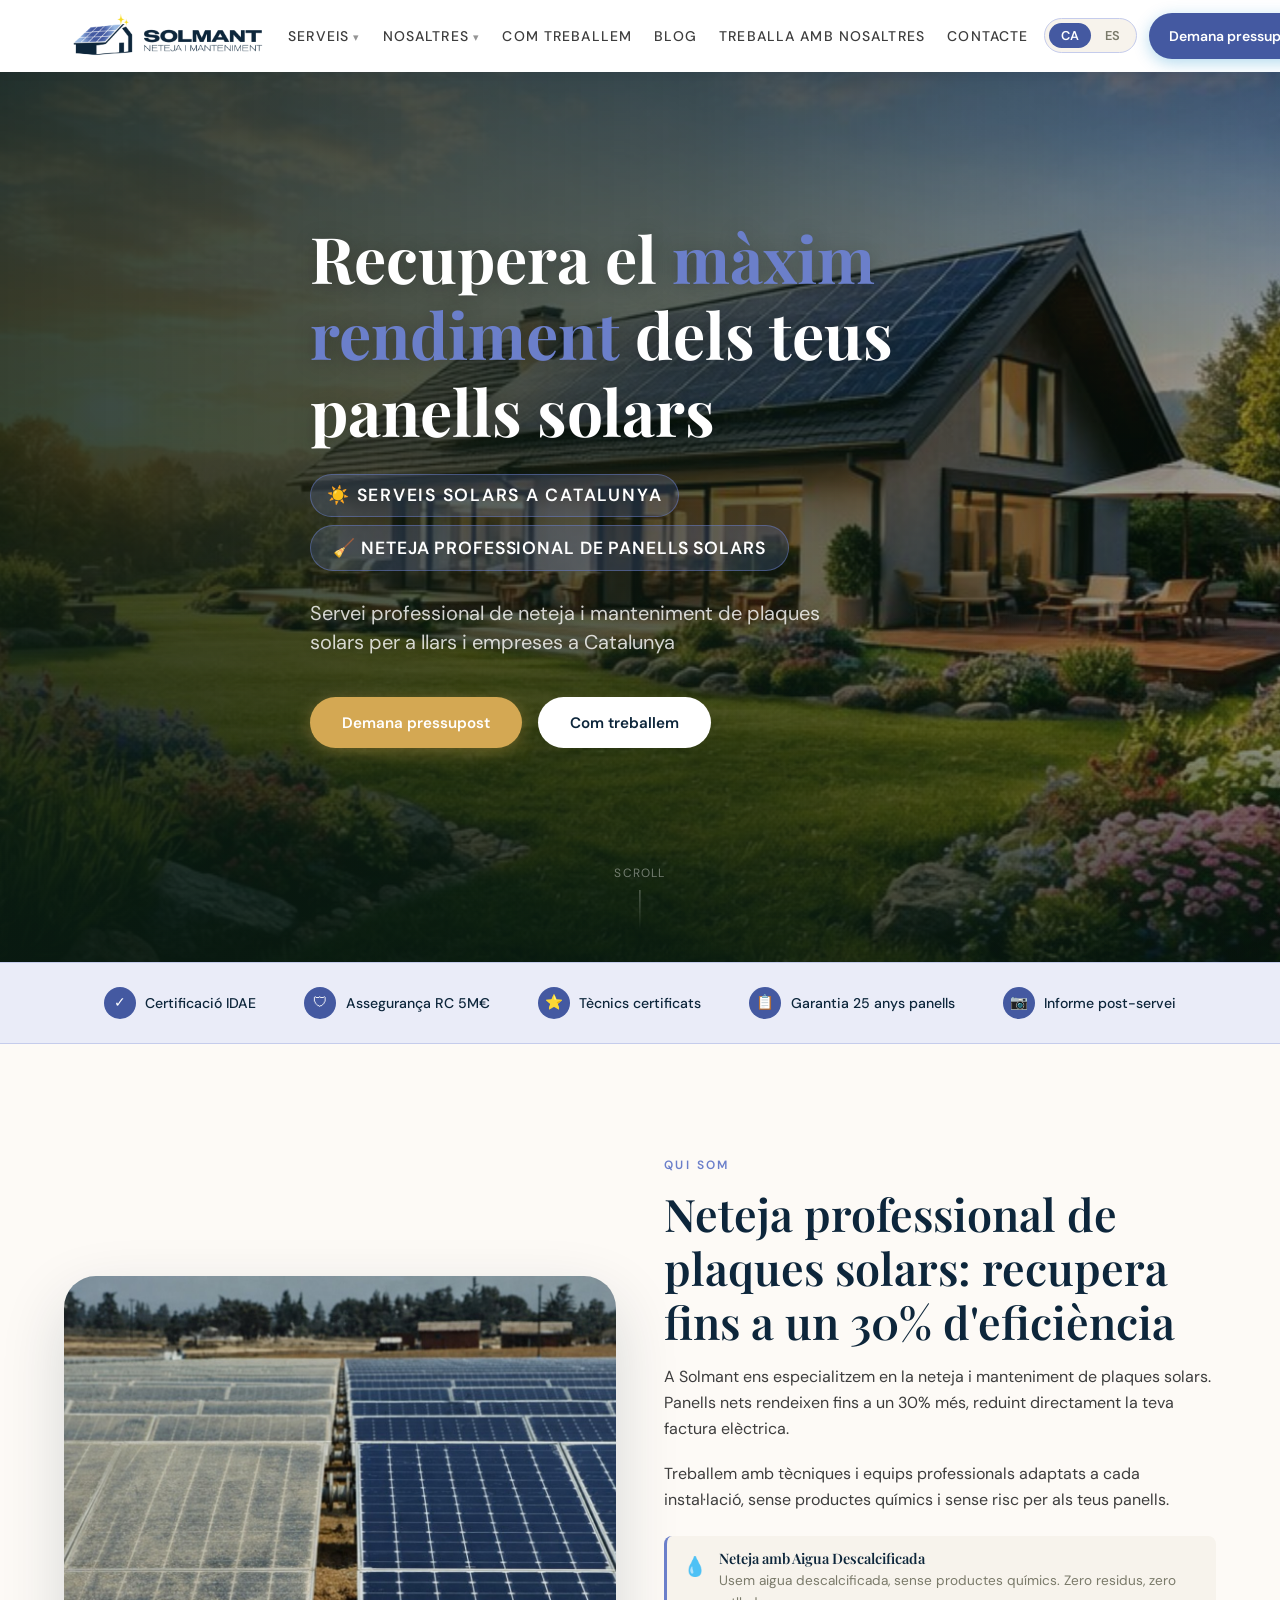
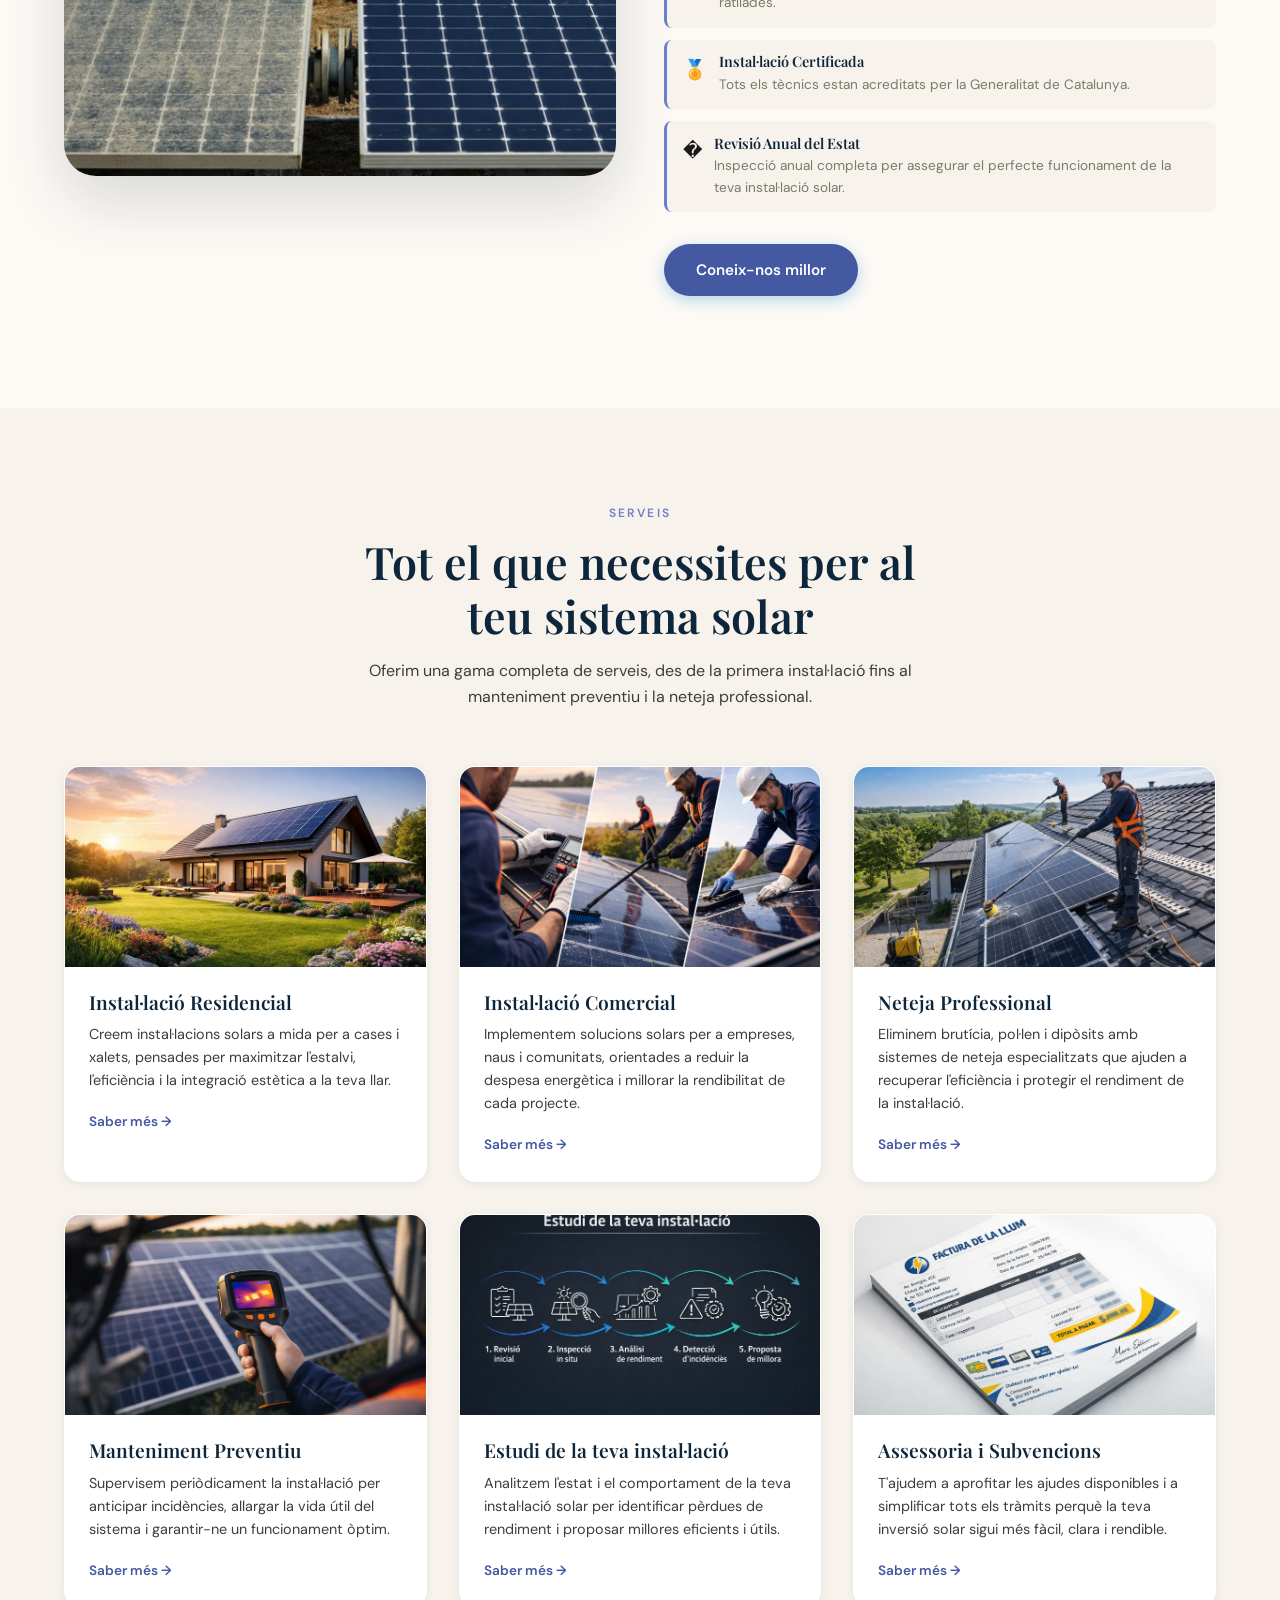
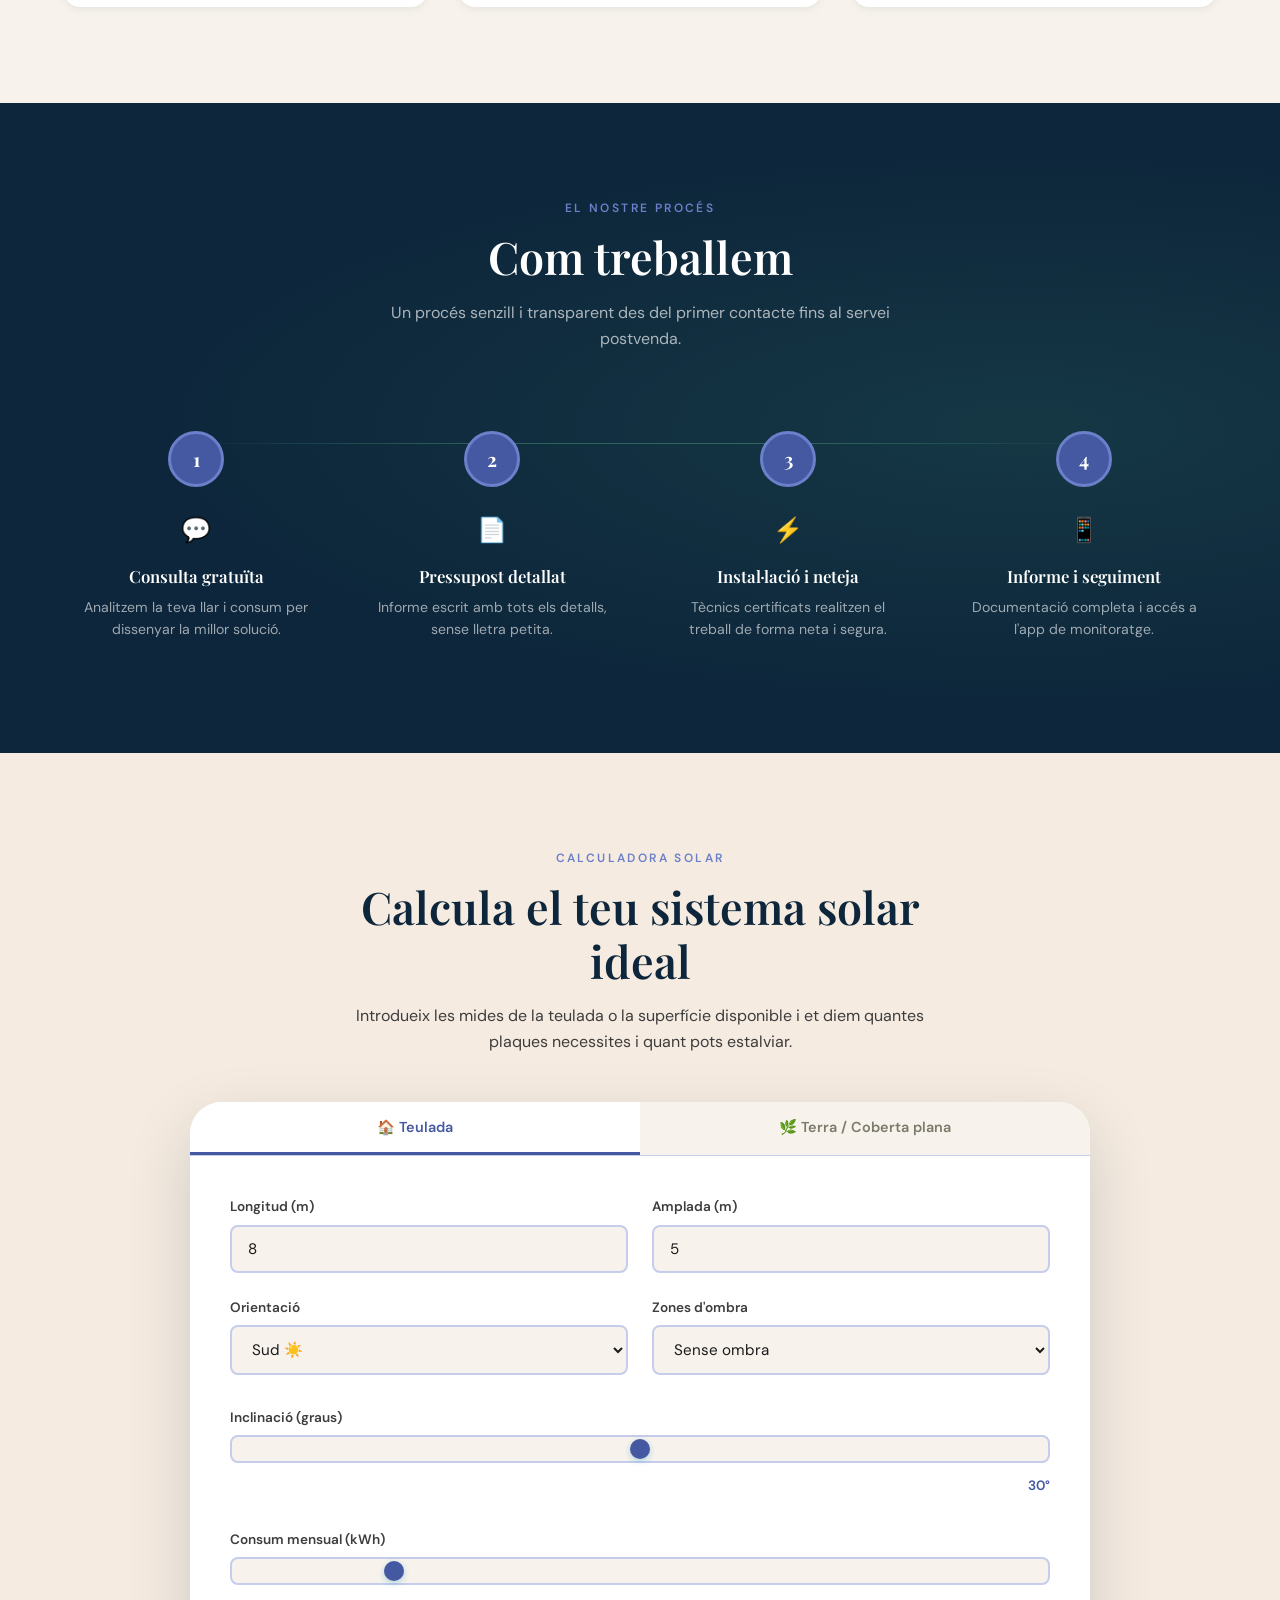
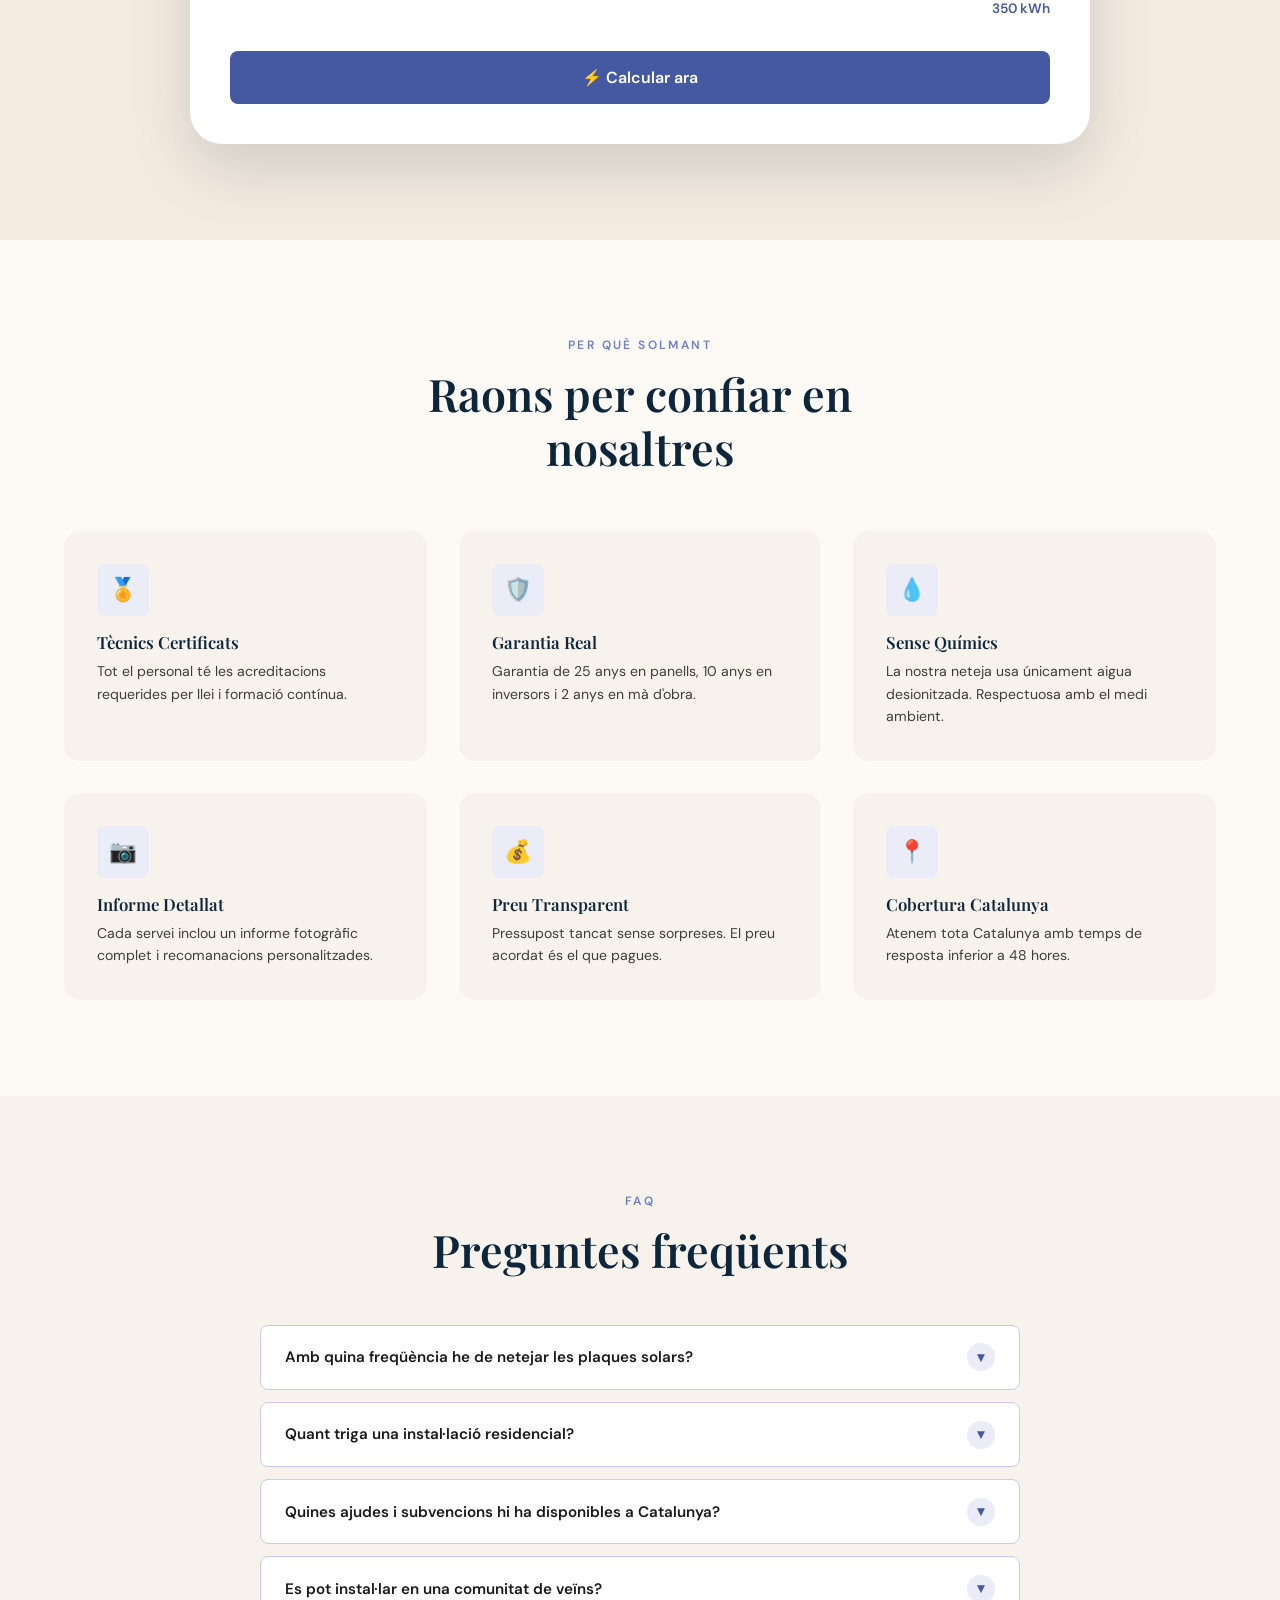
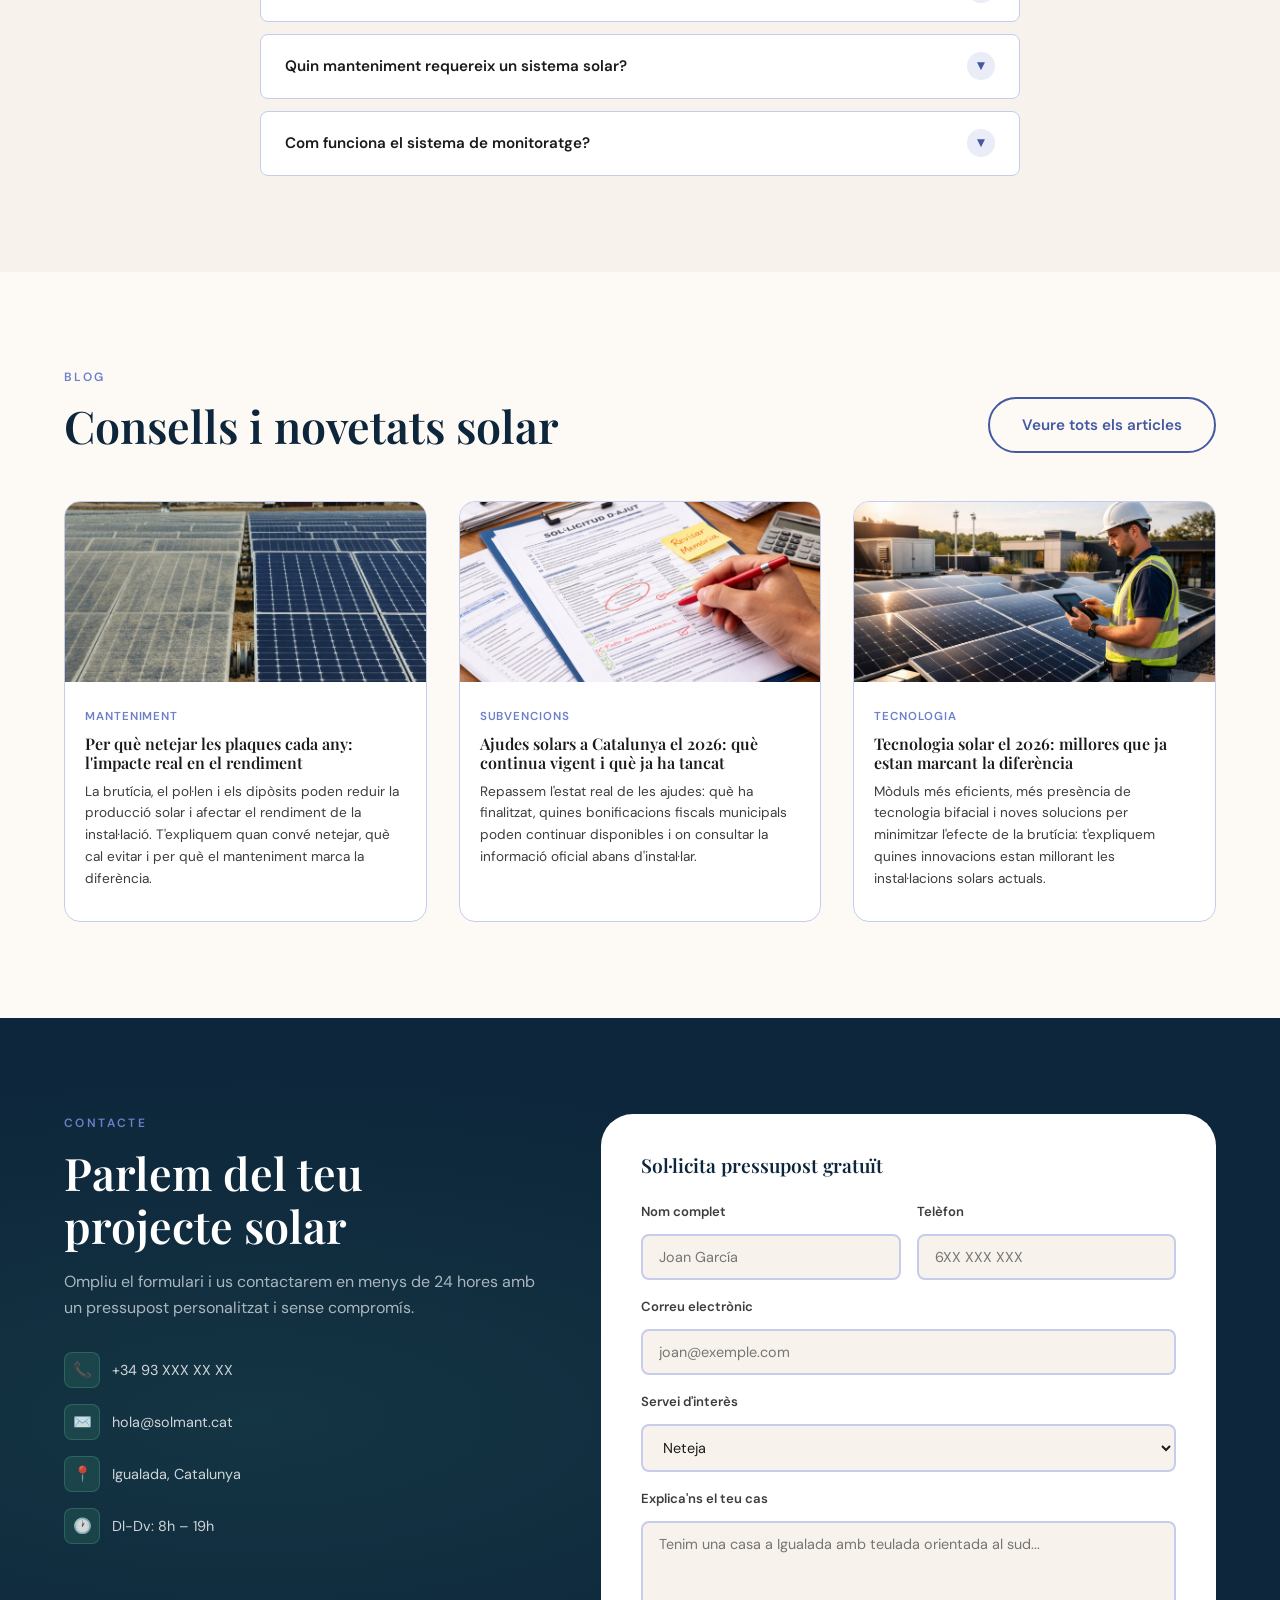
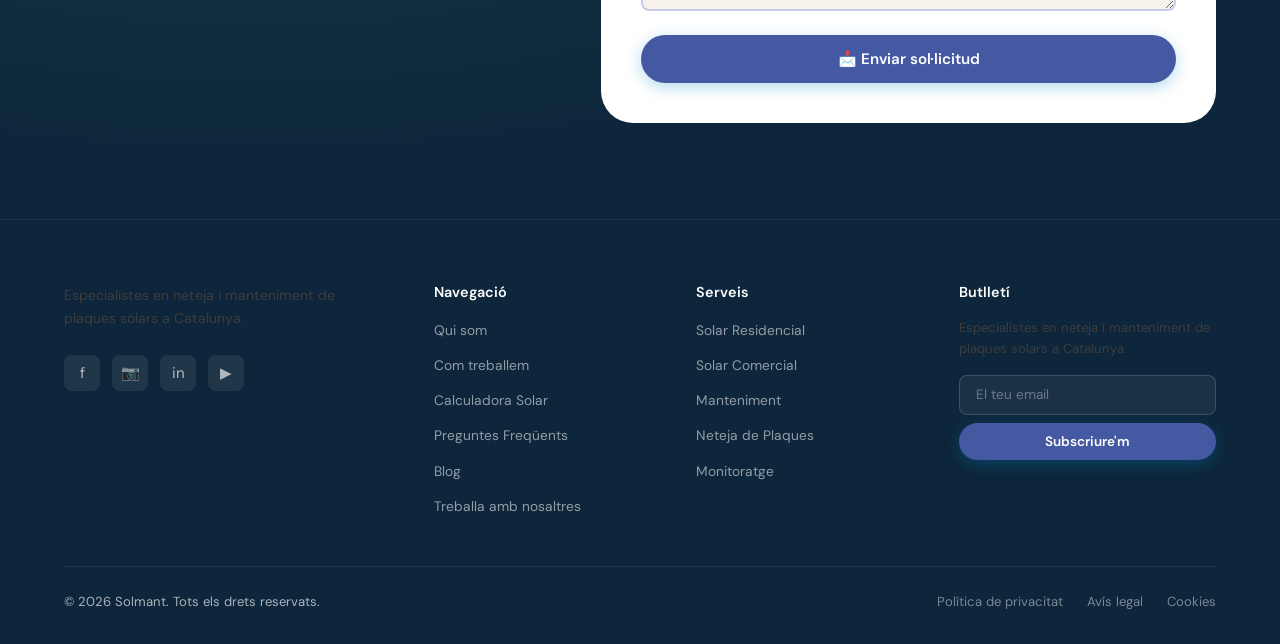
<file: solnat/index.html>
<!DOCTYPE html>
<html lang="ca">
<head>
  <meta charset="UTF-8" />
  <meta name="viewport" content="width=device-width, initial-scale=1.0" />
  <meta name="description" content="Solmant – Neteja i manteniment professional de plaques solars a Catalunya. Pressupost gratuït." />
  <meta name="keywords" content="plaques solars, energia solar, Catalunya, instal·lació solar, neteja plaques, manteniment solar" />
  <meta property="og:title" content="Solmant – Neteja de Plaques Solars a Catalunya" />
  <meta property="og:description" content="Experts en neteja i manteniment de plaques solars a Catalunya. Recupera fins a un 30% d'eficiència." />
  <meta property="og:type" content="website" />
  <meta property="og:image" content="images/og-image.jpg" />
  <meta property="og:url" content="https://solmant.cat/" />
  <title>Solmant – Neteja de Plaques Solars a Catalunya</title>
  <link rel="icon" type="image/png" href="images/logo-solmant.png" />
  <link rel="preconnect" href="https://fonts.googleapis.com" />
  <link rel="preconnect" href="https://fonts.gstatic.com" crossorigin />
  <link rel="stylesheet" href="https://fonts.googleapis.com/css2?family=Playfair+Display:wght@400;600;700&family=DM+Sans:wght@300;400;500;600&display=swap" />
  <link rel="stylesheet" href="css/style.css" />
</head>
<body>

<!-- ═══════════════════════════════════════
     NAVBAR
════════════════════════════════════════ -->
<nav id="navbar">
  <div class="container nav-inner nav-inner--home">

    <a class="nav-logo" href="index.html">
      <img class="logo-img logo-img--large" src="images/logo-solmant.png" alt="Solmant – Neteja i Manteniment">
    </a>

    <ul class="nav-links">
      <li class="nav-dropdown">
        <a href="#services" data-i18n="nav_services">Serveis</a>
        <ul class="dropdown-menu">
          <li><a href="serveis/neteja-professional.html" data-i18n="nav_cleaning">Neteja de plaques</a></li>
          <li><a href="serveis/manteniment-preventiu.html" data-i18n="nav_maintenance">Manteniment</a></li>
          <li><a href="#services" data-i18n="nav_repair">Reparació</a></li>
          <li><a href="serveis/instalacio-residencial.html">Instal·lació Residencial</a></li>
          <li><a href="serveis/instalacio-comercial.html">Instal·lació Comercial</a></li>
          <li><a href="serveis/estudi-instalacio.html">Estudi rendiment</a></li>
          <li><a href="serveis/assessoria-subvencions.html">Assessoria i Subvencions</a></li>
        </ul>
      </li>
      <li class="nav-dropdown">
        <a href="#about" data-i18n="nav_about">Nosaltres</a>
        <ul class="dropdown-menu">
          <li><a href="#about" data-i18n="nav_aboutus">Qui som</a></li>
          <li><a href="#faq" data-i18n="nav_faq">Preguntes Freqüents</a></li>
        </ul>
      </li>
      <li><a href="#how-it-works" data-i18n="nav_how">Com treballem</a></li>
      <li><a href="#blog" data-i18n="nav_blog">Blog</a></li>
      <li><a href="treballa.html" data-i18n="jobs_nav">Treballa amb nosaltres</a></li>
      <li><a href="#contact" data-i18n="nav_contact">Contacte</a></li>
    </ul>

    <div class="nav-actions">
      <div class="lang-toggle">
        <button class="lang-btn active" data-lang="ca">CA</button>
        <button class="lang-btn" data-lang="es">ES</button>
      </div>
      <a href="#contact" class="btn btn-primary nav-cta" data-i18n="nav_quote">Demana pressupost</a>
      <button class="hamburger" aria-label="Menú">
        <span></span><span></span><span></span>
      </button>
    </div>

  </div>
</nav>

<!-- Mobile menu -->
<div class="mobile-menu">
  <a href="#services" data-i18n="nav_services">Serveis</a>
  <div class="mobile-sub">
    <a href="#services" data-i18n="nav_cleaning">Neteja</a>
    <a href="#services" data-i18n="nav_maintenance">Manteniment</a>
    <a href="#services" data-i18n="nav_repair">Reparació</a>
    <a href="#services" data-i18n="nav_installations">Instal·lacions</a>
  </div>
  <a href="#about" data-i18n="nav_about">Nosaltres</a>
  <a href="#how-it-works" data-i18n="nav_how">Com treballem</a>
  <a href="#calculator" data-i18n="calc_label">Calculadora</a>
  <a href="#blog" data-i18n="nav_blog">Blog</a>
  <a href="treballa.html" data-i18n="jobs_nav">Treballa amb nosaltres</a>
  <a href="#contact" class="btn btn-primary" style="text-align:center;margin-top:1rem" data-i18n="nav_quote">Demana pressupost</a>
</div>


<!-- ═══════════════════════════════════════
     HERO WITH SLIDESHOW
════════════════════════════════════════ -->
<section id="hero">

  <!-- Slideshow background -->
  <div class="hero-slideshow">
    <div class="hero-slide active" style="background-image:url('images/slide-2.png')"></div>
    <div class="hero-slide" style="background-image:url('images/slide-3.png')"></div>
    <div class="hero-slide" style="background-image:url('images/slide-4.png')"></div>
    <div class="hero-slide" style="background-image:url('images/slide-6.png')"></div>
    <div class="hero-slide" style="background-image:url('images/slide-7.png')"></div>
    <div class="hero-slide" style="background-image:url('images/slide-8.png')"></div>
    <div class="hero-slide" style="background-image:url('images/slide-9.png')"></div>
    <div class="hero-slide" style="background-image:url('images/slide-10.png')"></div>
    <div class="hero-slide" style="background-image:url('images/slide-11.png')"></div>
  </div>

  <!-- Dark gradient overlay so text stays readable -->
  <div class="hero-overlay"></div>

  <!-- Content -->
  <div class="container hero-content">

    <div class="hero-text-col">
      <h1 class="hero-title" data-i18n="hero_title">Recupera el <em>màxim rendiment</em> dels teus panells solars</h1>
      <div class="hero-tags">
        <div class="hero-tag" data-i18n="hero_tag">☀️ Serveis Solars a Catalunya</div>
        <div class="hero-tag" style="background:rgba(107,127,202,0.22);border:1px solid rgba(107,127,202,0.5);font-size:1.1rem;letter-spacing:0.05em;padding:0.5rem 1.4rem" data-i18n="hero_tag2">🧹 Neteja professional de panells solars</div>
      </div>
      <p class="hero-desc" data-i18n="hero_desc">Servei professional de neteja i manteniment de plaques solars per a llars i empreses a Catalunya</p>

      <div class="hero-actions">
        <a href="#contact" class="btn btn-gold" data-i18n="hero_quote">Demana pressupost</a>
        <a href="#how-it-works" class="btn btn-white" data-i18n="hero_how">Com treballem</a>
      </div>
    </div>

  </div>



  <div class="scroll-hint">scroll</div>
</section>


<!-- ═══════════════════════════════════════
     TRUST BAR
════════════════════════════════════════ -->
<div id="trust-bar">
  <div class="container trust-bar-inner">
    <div class="trust-item">
      <div class="trust-icon">✓</div>
      <span data-i18n="trust1">Certificació IDAE</span>
    </div>
    <div class="trust-item">
      <div class="trust-icon">🛡</div>
      <span data-i18n="trust2">Assegurança RC 5M€</span>
    </div>
    <div class="trust-item">
      <div class="trust-icon">⭐</div>
      <span data-i18n="trust3">Tècnics certificats</span>
    </div>
    <div class="trust-item">
      <div class="trust-icon">📋</div>
      <span data-i18n="trust4">Garantia 25 anys panells</span>
    </div>
    <div class="trust-item">
      <div class="trust-icon">📷</div>
      <span data-i18n="trust5">Informe post-servei</span>
    </div>
  </div>
</div>


<!-- ═══════════════════════════════════════
     ABOUT
════════════════════════════════════════ -->
<section id="about" class="section">
  <div class="container">
    <div class="grid-2">

      <div class="about-image-wrap fade-up">
        <!-- Technician cleaning solar panel -->
        <img src="images/panells_nets.jpg" alt="Tècnic netejant plaques solars" />
      </div>

      <div class="about-text fade-up">
        <span class="section-label" data-i18n="about_label">Qui som</span>
        <h2 data-i18n="about_title">Neteja professional de plaques solars: recupera fins a un 30% d'eficiència</h2>
        <p data-i18n="about_desc1">A Solmant ens especialitzem en la neteja i manteniment de plaques solars. Panells nets rendeixen fins a un 30% més, reduint directament la teva factura elèctrica.</p>
        <p data-i18n="about_desc2">Treballem amb tècniques i equips professionals adaptats a cada instal·lació, sense productes químics i sense risc per als teus panells.</p>

        <div class="about-features">
          <div class="about-feature">
            <div class="about-feature-icon">💧</div>
            <div>
              <h4 data-i18n="about_f1_title">Neteja amb Aigua Descalcificada</h4>
              <p data-i18n="about_f1_desc">Usem aigua descalcificada, sense productes químics. Zero residus, zero ratllades.</p>
            </div>
          </div>
          <div class="about-feature">
            <div class="about-feature-icon">🏅</div>
            <div>
              <h4 data-i18n="about_f2_title">Instal·lació Certificada</h4>
              <p data-i18n="about_f2_desc">Tots els tècnics estan acreditats per la Generalitat.</p>
            </div>
          </div>
          <div class="about-feature">
            <div class="about-feature-icon">�</div>
            <div>
              <h4 data-i18n="about_f3_title">Revisió Anual del Estat</h4>
              <p data-i18n="about_f3_desc">Inspecció anual completa per assegurar el perfecte funcionament de la teva instal·lació solar.</p>
            </div>
          </div>
        </div>

        <a href="#contact" class="btn btn-primary" style="margin-top:2rem" data-i18n="about_btn">Coneix-nos millor</a>
      </div>

    </div>
  </div>
</section>


<!-- ═══════════════════════════════════════
     SERVICES
════════════════════════════════════════ -->
<section id="services" class="section">
  <div class="container">
    <div class="services-header fade-up">
      <span class="section-label" data-i18n="srv_label">Serveis</span>
      <h2 data-i18n="srv_title">Tot el que necessites per al teu sistema solar</h2>
      <p data-i18n="srv_desc">Oferim una gama completa de serveis, des de la primera instal·lació fins al manteniment preventiu i la neteja professional.</p>
    </div>

    <div class="grid-3 stagger-children">

      <div class="service-card">
        <div class="service-card-img"><img src="images/slide-2.png" alt="Instal·lació Residencial" /></div>
        <div class="service-card-body">
          <h3 data-i18n="srv1_title">Instal·lació Residencial</h3>
          <p data-i18n="srv1_desc">Dissenyem i instal·lem sistemes solars a mida per a cases i xalets.</p>
          <a href="serveis/instalacio-residencial.html" class="service-card-link" data-i18n="srv1_link">Saber més →</a>
        </div>
      </div>

      <div class="service-card">
        <div class="service-card-img"><img src="images/slide-11.png" alt="Instal·lació Comercial" /></div>
        <div class="service-card-body">
          <h3 data-i18n="srv2_title">Instal·lació Comercial</h3>
          <p data-i18n="srv2_desc">Solucions per a empreses, naus industrials i comunitats.</p>
          <a href="serveis/instalacio-comercial.html" class="service-card-link" data-i18n="srv2_link">Saber més →</a>
        </div>
      </div>

      <div class="service-card">
        <div class="service-card-img"><img src="images/slide-9.png" alt="Neteja Professional" /></div>
        <div class="service-card-body">
          <h3 data-i18n="srv3_title">Neteja Professional</h3>
          <p data-i18n="srv3_desc">Neteja amb aigua desionitzada, recuperant fins al 30% del rendiment perdut.</p>
          <a href="serveis/neteja-professional.html" class="service-card-link" data-i18n="srv3_link">Saber més →</a>
        </div>
      </div>

      <div class="service-card">
        <div class="service-card-img"><img src="images/slide-10.png" alt="Manteniment Preventiu" /></div>
        <div class="service-card-body">
          <h3 data-i18n="srv4_title">Manteniment Preventiu</h3>
          <p data-i18n="srv4_desc">Revisions periòdiques per garantir el màxim rendiment.</p>
          <a href="serveis/manteniment-preventiu.html" class="service-card-link" data-i18n="srv4_link">Saber més →</a>
        </div>
      </div>

      <div class="service-card">
        <div class="service-card-img"><img src="images/estudi_instalacio.jpg" alt="Estudi de la instal·lació" /></div>
        <div class="service-card-body">
          <h3 data-i18n="srv5_title">Estudi de la teva instal·lació</h3>
          <p data-i18n="srv5_desc">Analitzem l'estat de la teva instal·lació solar per identificar pèrdues de rendiment.</p>
          <a href="serveis/estudi-instalacio.html" class="service-card-link" data-i18n="srv5_link">Saber més →</a>
        </div>
      </div>

      <div class="service-card">
        <div class="service-card-img"><img src="images/factura_catala.jpg" data-i18n-src="srv6_img" alt="Assessoria i Subvencions" /></div>
        <div class="service-card-body">
          <h3 data-i18n="srv6_title">Assessoria i Subvencions</h3>
          <p data-i18n="srv6_desc">T'ajudem a sol·licitar totes les ajudes disponibles a Catalunya.</p>
          <a href="serveis/assessoria-subvencions.html" class="service-card-link" data-i18n="srv6_link">Saber més →</a>
        </div>
      </div>

    </div>
  </div>
</section>


<!-- ═══════════════════════════════════════
     HOW IT WORKS
════════════════════════════════════════ -->
<section id="how-it-works" class="section">
  <div class="container">
    <div class="how-header fade-up">
      <span class="section-label" data-i18n="how_label">El nostre procés</span>
      <h2 data-i18n="how_title">Com treballem</h2>
      <p data-i18n="how_desc">Un procés senzill i transparent des del primer contacte fins al servei postvenda.</p>
    </div>

    <div class="steps stagger-children">
      <div class="step">
        <div class="step-num">1</div>
        <div class="step-icon">💬</div>
        <h3 data-i18n="step1_title">Consulta gratuïta</h3>
        <p data-i18n="step1_desc">Analitzem la teva llar i consum per dissenyar la millor solució.</p>
      </div>
      <div class="step">
        <div class="step-num">2</div>
        <div class="step-icon">📄</div>
        <h3 data-i18n="step2_title">Pressupost detallat</h3>
        <p data-i18n="step2_desc">Informe escrit amb tots els detalls, sense lletra petita.</p>
      </div>
      <div class="step">
        <div class="step-num">3</div>
        <div class="step-icon">⚡</div>
        <h3 data-i18n="step3_title">Instal·lació i neteja</h3>
        <p data-i18n="step3_desc">Tècnics certificats realitzen el treball de forma neta i segura.</p>
      </div>
      <div class="step">
        <div class="step-num">4</div>
        <div class="step-icon">📱</div>
        <h3 data-i18n="step4_title">Informe i seguiment</h3>
        <p data-i18n="step4_desc">Documentació completa i accés a l'app de monitoratge.</p>
      </div>
    </div>
  </div>
</section>


<!-- ═══════════════════════════════════════
     CALCULATOR
════════════════════════════════════════ -->
<section id="calculator" class="section">
  <div class="container">
    <div class="calc-header fade-up">
      <span class="section-label" data-i18n="calc_label">Calculadora Solar</span>
      <h2 data-i18n="calc_title">Calcula el teu sistema solar ideal</h2>
      <p data-i18n="calc_desc">Introdueix les mides de la teulada o la superfície disponible i et diem quantes plaques necessites i quant pots estalviar.</p>
    </div>

    <div class="calc-container fade-up">
      <!-- Tabs -->
      <div class="calc-tabs">
        <button class="calc-tab active" data-tab="panel-roof" data-i18n="calc_tab1">🏠 Teulada</button>
        <button class="calc-tab" data-tab="panel-ground" data-i18n="calc_tab2">🌿 Terra / Coberta plana</button>
      </div>

      <div class="calc-body">

        <!-- ROOF panel -->
        <div class="calc-panel active" id="panel-roof">
          <div class="calc-grid">
            <div class="form-group">
              <label data-i18n="calc_length">Longitud (m)</label>
              <input type="number" data-field="length" value="8" min="1" max="50" step="0.5" />
            </div>
            <div class="form-group">
              <label data-i18n="calc_width">Amplada (m)</label>
              <input type="number" data-field="width" value="5" min="1" max="50" step="0.5" />
            </div>
            <div class="form-group">
              <label data-i18n="calc_orientation">Orientació</label>
              <select data-field="orientation">
                <option value="s" data-i18n-option="calc_orient_s">Sud ☀️</option>
                <option value="se" data-i18n-option="calc_orient_se">Sud-Est</option>
                <option value="sw" data-i18n-option="calc_orient_sw">Sud-Oest</option>
                <option value="e" data-i18n-option="calc_orient_e">Est</option>
                <option value="w" data-i18n-option="calc_orient_w">Oest</option>
              </select>
            </div>
            <div class="form-group">
              <label data-i18n="calc_shadow">Zones d'ombra</label>
              <select data-field="shadow">
                <option value="none" data-i18n-option="calc_shadow_no">Sense ombra</option>
                <option value="partial" data-i18n-option="calc_shadow_some">Ombra parcial</option>
                <option value="heavy" data-i18n-option="calc_shadow_yes">Ombra significativa</option>
              </select>
            </div>
          </div>
          <div class="form-group" style="margin-bottom:1.5rem">
            <label data-i18n="calc_inclination">Inclinació: <span class="range-value">30°</span></label>
            <div class="range-slider-wrap">
              <input type="range" class="range-slider" data-field="inclination" min="0" max="60" value="30" data-unit="°" />
              <div class="range-value">30°</div>
            </div>
          </div>
          <div class="form-group" style="margin-bottom:1.5rem">
            <label data-i18n="calc_consumption">Consum mensual (kWh): <span class="range-value">350</span></label>
            <div class="range-slider-wrap">
              <input type="range" class="range-slider" data-field="consumption" min="100" max="1500" value="350" step="25" data-unit=" kWh" />
              <div class="range-value">350 kWh</div>
            </div>
          </div>
          <button class="calc-btn" data-i18n="calc_btn">⚡ Calcular ara</button>
          <div class="calc-result"></div>
        </div>

        <!-- GROUND panel -->
        <div class="calc-panel" id="panel-ground">
          <div class="calc-grid">
            <div class="form-group" style="grid-column:1/-1">
              <label data-i18n="calc_area">Superfície total (m²)</label>
              <input type="number" data-field="area" value="40" min="4" max="5000" step="1" />
            </div>
            <div class="form-group">
              <label data-i18n="calc_orientation">Orientació</label>
              <select data-field="orientation">
                <option value="s" data-i18n-option="calc_orient_s">Sud ☀️</option>
                <option value="se" data-i18n-option="calc_orient_se">Sud-Est</option>
                <option value="sw" data-i18n-option="calc_orient_sw">Sud-Oest</option>
                <option value="e" data-i18n-option="calc_orient_e">Est</option>
                <option value="w" data-i18n-option="calc_orient_w">Oest</option>
              </select>
            </div>
            <div class="form-group">
              <label data-i18n="calc_shadow">Zones d'ombra</label>
              <select data-field="shadow">
                <option value="none" data-i18n-option="calc_shadow_no">Sense ombra</option>
                <option value="partial" data-i18n-option="calc_shadow_some">Ombra parcial</option>
                <option value="heavy" data-i18n-option="calc_shadow_yes">Ombra significativa</option>
              </select>
            </div>
          </div>
          <div class="form-group" style="margin-bottom:1.5rem">
            <label data-i18n="calc_inclination">Inclinació:</label>
            <div class="range-slider-wrap">
              <input type="range" class="range-slider" data-field="inclination" min="0" max="40" value="20" data-unit="°" />
              <div class="range-value">20°</div>
            </div>
          </div>
          <div class="form-group" style="margin-bottom:1.5rem">
            <label data-i18n="calc_consumption">Consum mensual (kWh):</label>
            <div class="range-slider-wrap">
              <input type="range" class="range-slider" data-field="consumption" min="100" max="5000" value="800" step="50" data-unit=" kWh" />
              <div class="range-value">800 kWh</div>
            </div>
          </div>
          <button class="calc-btn" data-i18n="calc_btn">⚡ Calcular ara</button>
          <div class="calc-result"></div>
        </div>

      </div>
    </div>
  </div>
</section>


<!-- ═══════════════════════════════════════
     WHY US
════════════════════════════════════════ -->
<section id="why-us" class="section">
  <div class="container">
    <div class="why-header fade-up">
      <span class="section-label" data-i18n="why_label">Per què Solmant</span>
      <h2 data-i18n="why_title">Raons per confiar en nosaltres</h2>
    </div>

    <div class="grid-3 stagger-children">
      <div class="why-card">
        <div class="why-icon">🏅</div>
        <h3 data-i18n="why1_title">Tècnics Certificats</h3>
        <p data-i18n="why1_desc">Tot el personal té les acreditacions requerides per llei i formació contínua.</p>
      </div>
      <div class="why-card">
        <div class="why-icon">🛡️</div>
        <h3 data-i18n="why2_title">Garantia Real</h3>
        <p data-i18n="why2_desc">Garantia de 25 anys en panells, 10 anys en inversors i 2 anys en mà d'obra.</p>
      </div>
      <div class="why-card">
        <div class="why-icon">💧</div>
        <h3 data-i18n="why3_title">Sense Químics</h3>
        <p data-i18n="why3_desc">La nostra neteja usa únicament aigua desionitzada. Respectuosa amb el medi ambient.</p>
      </div>
      <div class="why-card">
        <div class="why-icon">📷</div>
        <h3 data-i18n="why4_title">Informe Detallat</h3>
        <p data-i18n="why4_desc">Cada servei inclou un informe fotogràfic complet i recomanacions personalitzades.</p>
      </div>
      <div class="why-card">
        <div class="why-icon">💰</div>
        <h3 data-i18n="why5_title">Preu Transparent</h3>
        <p data-i18n="why5_desc">Pressupost tancat sense sorpreses. El preu acordat és el que pagues.</p>
      </div>
      <div class="why-card">
        <div class="why-icon">📍</div>
        <h3 data-i18n="why6_title">Cobertura Catalunya</h3>
        <p data-i18n="why6_desc">Atenem tota Catalunya amb temps de resposta inferior a 48 hores.</p>
      </div>
    </div>
  </div>
</section>


<!-- ═══════════════════════════════════════
     FAQ
════════════════════════════════════════ -->
<section id="faq" class="section">
  <div class="container">
    <div class="faq-header fade-up">
      <span class="section-label" data-i18n="faq_label">FAQ</span>
      <h2 data-i18n="faq_title">Preguntes freqüents</h2>
    </div>

    <div class="faq-list fade-up">

      <div class="faq-item">
        <div class="faq-q">
          <span data-i18n="faq1_q">Amb quina freqüència he de netejar les plaques solars?</span>
          <span class="faq-arrow">▼</span>
        </div>
        <div class="faq-a" data-i18n="faq1_a">Es recomana una neteja professional almenys una vegada a l'any.</div>
      </div>

      <div class="faq-item">
        <div class="faq-q">
          <span data-i18n="faq2_q">Quant triga una instal·lació residencial?</span>
          <span class="faq-arrow">▼</span>
        </div>
        <div class="faq-a" data-i18n="faq2_a">Una instal·lació típica residencial es completa en 1-2 dies.</div>
      </div>

      <div class="faq-item">
        <div class="faq-q">
          <span data-i18n="faq3_q">Quines ajudes i subvencions hi ha disponibles a Catalunya?</span>
          <span class="faq-arrow">▼</span>
        </div>
        <div class="faq-a" data-i18n="faq3_a">A Catalunya existeix el programa PREE 5000 de l'IDAE i les ajudes MOVES III.</div>
      </div>

      <div class="faq-item">
        <div class="faq-q">
          <span data-i18n="faq4_q">Es pot instal·lar en una comunitat de veïns?</span>
          <span class="faq-arrow">▼</span>
        </div>
        <div class="faq-a" data-i18n="faq4_a">Sí, les comunitats de propietaris es beneficien enormement de les instal·lacions solars compartides.</div>
      </div>

      <div class="faq-item">
        <div class="faq-q">
          <span data-i18n="faq5_q">Quin manteniment requereix un sistema solar?</span>
          <span class="faq-arrow">▼</span>
        </div>
        <div class="faq-a" data-i18n="faq5_a">Un sistema solar ben instal·lat requereix molt poc manteniment.</div>
      </div>

      <div class="faq-item">
        <div class="faq-q">
          <span data-i18n="faq6_q">Com funciona el sistema de monitoratge?</span>
          <span class="faq-arrow">▼</span>
        </div>
        <div class="faq-a" data-i18n="faq6_a">Instal·lem un datalogger connectat a internet que envia dades en temps real.</div>
      </div>

    </div>
  </div>
</section>


<!-- ═══════════════════════════════════════
     BLOG
════════════════════════════════════════ -->
<section id="blog" class="section">
  <div class="container">
    <div class="blog-header fade-up">
      <div>
        <span class="section-label" data-i18n="blog_label">Blog</span>
        <h2 data-i18n="blog_title">Consells i novetats solar</h2>
      </div>
      <a href="blog/" class="btn btn-secondary" data-i18n="blog_all">Veure tots els articles</a>
    </div>

    <div class="grid-3 stagger-children">

      <article class="blog-card">
        <a href="https://docs.nrel.gov/docs/fy22osti/83104.pdf" target="_blank" rel="noopener" class="blog-card-link">
        <div class="blog-card-img"><img src="images/panells_nets.jpg" alt="Neteja de plaques solars"></div>
        <div class="blog-card-body">
          <span class="blog-tag" data-i18n="blog1_tag">Manteniment</span>
          <h3 data-i18n="blog1_title">Per què netejar les plaques cada any: l'impacte real en el rendiment</h3>
          <p data-i18n="blog1_desc">La brutícia, el pol·len i els dipòsits poden reduir la producció solar i afectar el rendiment de la instal·lació. T'expliquem quan convé netejar, què cal evitar i per què el manteniment marca la diferència.</p>
        </div>
        </a>
      </article>

      <article class="blog-card">
        <a href="https://icaen.gencat.cat/ca/energia/ajuts/energies-renovables/ajuts-renovables-2022/tramiteu/" target="_blank" rel="noopener" class="blog-card-link">
        <div class="blog-card-img"><img src="images/subvencions_blog.jpg" alt="Ajudes solars a Catalunya"></div>
        <div class="blog-card-body">
          <span class="blog-tag" data-i18n="blog2_tag">Subvencions</span>
          <h3 data-i18n="blog2_title">Ajudes solars a Catalunya el 2026: què continua vigent i què ja ha tancat</h3>
          <p data-i18n="blog2_desc">Repassem l'estat real de les ajudes: què ha finalitzat, quines bonificacions fiscals municipals poden continuar disponibles i on consultar la informació oficial abans d'instal·lar.</p>
        </div>
        </a>
      </article>

      <article class="blog-card">
        <a href="https://iea-pvps.org/wp-content/uploads/2025/10/IEA-PVPS_Trends_2025-.pdf" target="_blank" rel="noopener" class="blog-card-link">
        <div class="blog-card-img"><img src="images/tecnologia_blog.jpg" alt="Tecnologia solar 2026"></div>
        <div class="blog-card-body">
          <span class="blog-tag" data-i18n="blog3_tag">Tecnologia</span>
          <h3 data-i18n="blog3_title">Tecnologia solar el 2026: millores que ja estan marcant la diferència</h3>
          <p data-i18n="blog3_desc">Mòduls més eficients, més presència de tecnologia bifacial i noves solucions per minimitzar l'efecte de la brutícia: t'expliquem quines innovacions estan millorant les instal·lacions solars actuals.</p>
        </div>
        </a>
      </article>

    </div>
  </div>
</section>


<!-- ═══════════════════════════════════════
     CONTACT
════════════════════════════════════════ -->
<section id="contact" class="section">
  <div class="container contact-inner">

    <div class="contact-info">
      <span class="section-label" data-i18n="contact_label">Contacte</span>
      <h2 data-i18n="contact_title">Parlem del teu projecte solar</h2>
      <p data-i18n="contact_desc">Ompliu el formulari i us contactarem en menys de 24 hores amb un pressupost personalitzat i sense compromís.</p>

      <div class="contact-details">
        <div class="contact-detail">
          <div class="contact-detail-icon">📞</div>
          <span data-i18n="contact_phone">+34 93 XXX XX XX</span>
        </div>
        <div class="contact-detail">
          <div class="contact-detail-icon">✉️</div>
          <span data-i18n="contact_email">hola@solmant.cat</span>
        </div>
        <div class="contact-detail">
          <div class="contact-detail-icon">📍</div>
          <span data-i18n="contact_address">Igualada, Catalunya</span>
        </div>
        <div class="contact-detail">
          <div class="contact-detail-icon">🕐</div>
          <span data-i18n="contact_hours">Dl-Dv: 8h – 19h</span>
        </div>
      </div>
    </div>

    <div class="contact-form">
      <h3 data-i18n="form_title">Sol·licita pressupost gratuït</h3>

      <form id="contactForm">
        <div class="form-row">
          <div class="form-group">
            <label for="form-name" data-i18n="form_name">Nom complet</label>
            <input id="form-name" name="name" type="text" required placeholder="Joan García" />
          </div>
          <div class="form-group">
            <label for="form-phone" data-i18n="form_phone">Telèfon</label>
            <input id="form-phone" name="phone" type="tel" required placeholder="6XX XXX XXX" />
          </div>
        </div>
        <div class="form-group">
          <label for="form-email" data-i18n="form_email">Correu electrònic</label>
          <input id="form-email" name="email" type="email" required placeholder="joan@exemple.com" />
        </div>
        <div class="form-group">
          <label for="form-service" data-i18n="form_service">Servei d'interès</label>
          <select id="form-service" name="service">
            <option data-i18n-option="form_srv_clean">Neteja</option>
            <option data-i18n-option="form_srv_maint">Manteniment</option>
            <option data-i18n-option="form_srv_amp">Ampliació</option>
            <option data-i18n-option="form_srv_rep">Reparació</option>
            <option data-i18n-option="form_srv_other">Altres</option>
          </select>
        </div>
        <div class="form-group">
          <label for="form-message" data-i18n="form_message">Explica'ns el teu cas</label>
          <textarea id="form-message" name="message" placeholder="Tenim una casa a Igualada amb teulada orientada al sud..."></textarea>
        </div>
        <button type="submit" class="btn btn-primary" data-i18n="form_submit">📩 Enviar sol·licitud</button>
      </form>

      <div class="form-success">
        <div class="check">✅</div>
        <h3 class="ok-title">¡Missatge rebut!</h3>
        <p class="ok-desc">Us contactarem en menys de 24 hores.</p>
      </div>
    </div>

  </div>
</section>


<!-- ═══════════════════════════════════════
     FOOTER
════════════════════════════════════════ -->
<footer id="footer">
  <div class="container">
    <div class="footer-grid">

      <div class="footer-brand">
        <p data-i18n="footer_desc">Especialistes en neteja i manteniment de plaques solars a Catalunya.</p>
        <div class="social-links">
          <a href="#" class="social-link" aria-label="Facebook">f</a>
          <a href="#" class="social-link" aria-label="Instagram">📷</a>
          <a href="#" class="social-link" aria-label="LinkedIn">in</a>
          <a href="#" class="social-link" aria-label="YouTube">▶</a>
        </div>
      </div>

      <div class="footer-col">
        <h4 data-i18n="footer_nav">Navegació</h4>
        <ul>
          <li><a href="#about" data-i18n="nav_aboutus">Qui som</a></li>
          <li><a href="#how-it-works" data-i18n="nav_how">Com treballem</a></li>
          <li><a href="#calculator" data-i18n="calc_label">Calculadora</a></li>
          <li><a href="#faq" data-i18n="nav_faq">Preguntes Freqüents</a></li>
          <li><a href="#blog" data-i18n="nav_blog">Blog</a></li>
          <li><a href="treballa.html" data-i18n="jobs_nav">Treballa amb nosaltres</a></li>
        </ul>
      </div>

      <div class="footer-col">
        <h4 data-i18n="footer_services">Serveis</h4>
        <ul>
          <li><a href="#services" data-i18n="nav_residential">Solar Residencial</a></li>
          <li><a href="#services" data-i18n="nav_commercial">Solar Comercial</a></li>
          <li><a href="#services" data-i18n="nav_maintenance">Manteniment</a></li>
          <li><a href="#services" data-i18n="nav_cleaning">Neteja de Plaques</a></li>
          <li><a href="#services" data-i18n="nav_monitoring">Monitoratge</a></li>
        </ul>
      </div>

      <div class="footer-col">
        <h4 data-i18n="footer_newsletter_title">Butlletí</h4>
        <p style="font-size:0.82rem;margin-bottom:1rem" data-i18n="footer_desc">Rep consells i novetats sobre energia solar.</p>
        <form class="footer-newsletter newsletter-form">
          <input type="email" data-i18n="footer_newsletter_placeholder" placeholder="El teu email" />
          <button type="submit" class="btn btn-primary" data-i18n="footer_newsletter_btn">Subscriure'm</button>
        </form>
      </div>

    </div>

    <div class="footer-bottom">
      <span data-i18n="footer_copy">© 2026 Solmant. Tots els drets reservats.</span>
      <div class="footer-links">
        <a href="pages/ca/privacitat.html" data-i18n="footer_privacy">Política de privacitat</a>
        <a href="pages/ca/avis-legal.html" data-i18n="footer_terms">Avís legal</a>
        <a href="pages/ca/cookies.html" data-i18n="footer_cookies">Cookies</a>
      </div>
    </div>
  </div>
</footer>


<script src="js/main.js"></script>
</body>
</html>
</file>
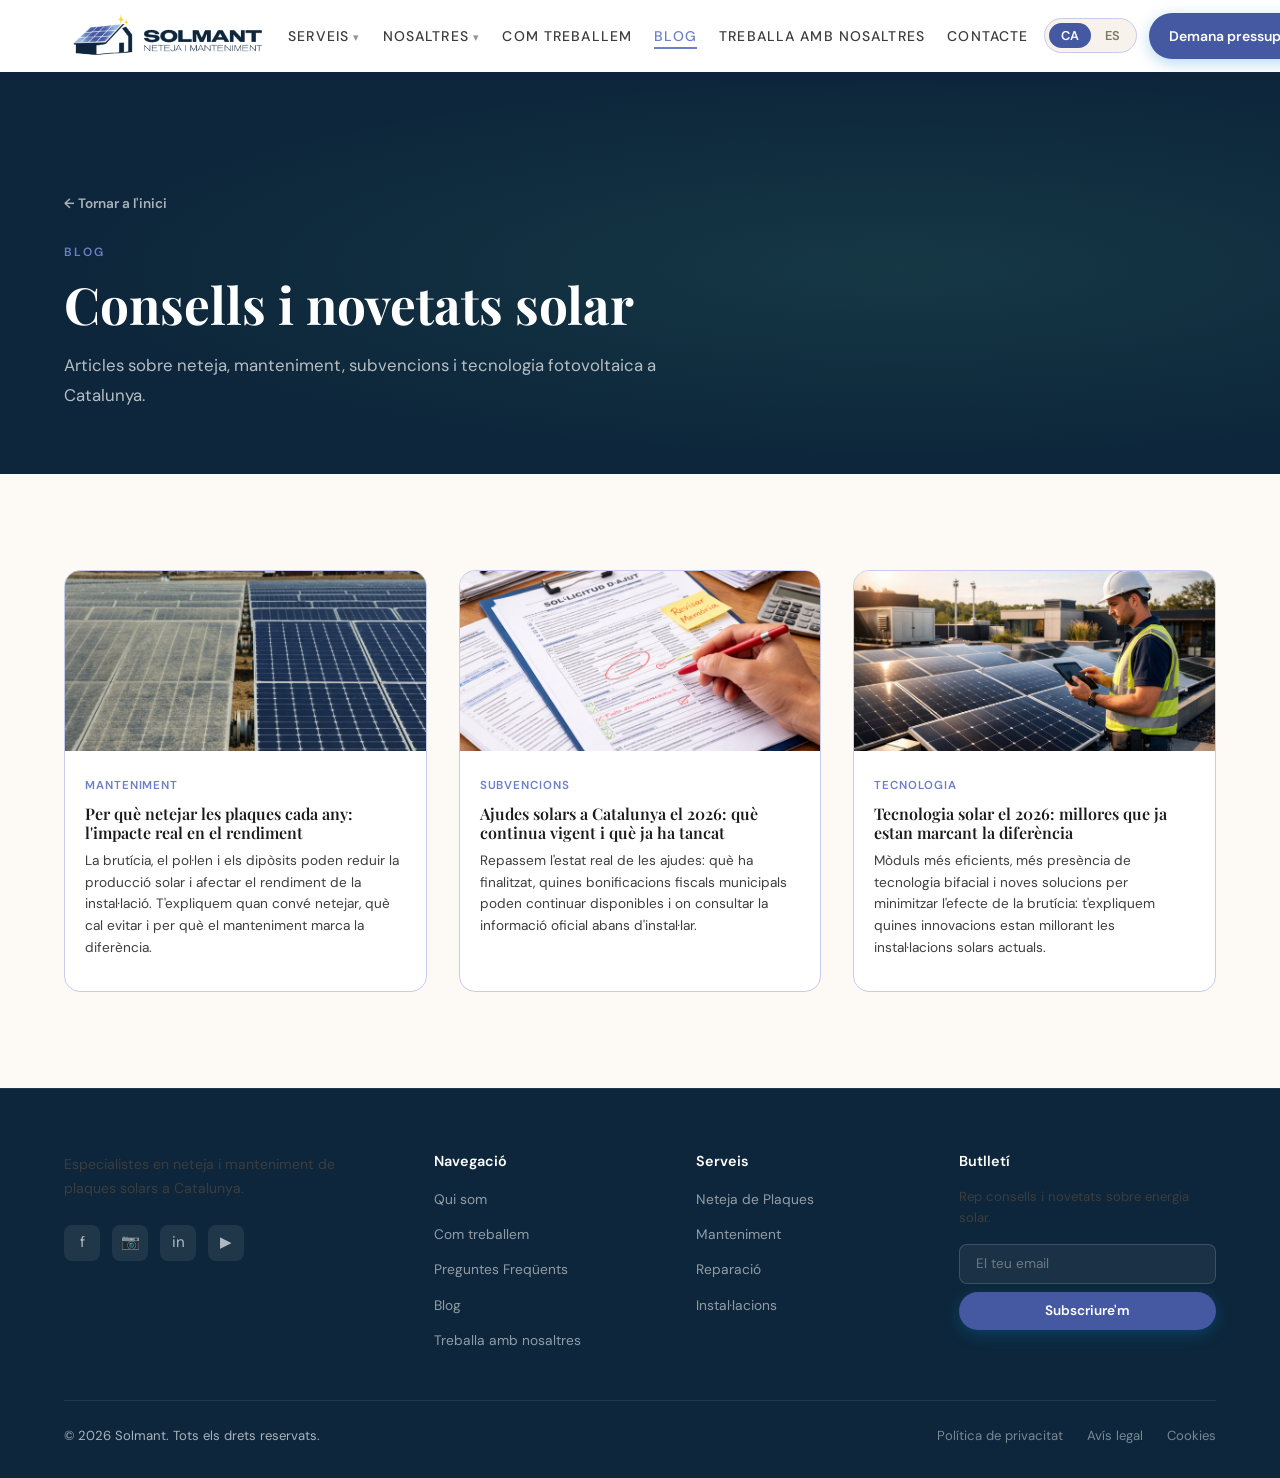
<file: solnat/blog/index.html>
<!DOCTYPE html>
<html lang="ca">
<head>
  <meta charset="UTF-8" />
  <meta name="viewport" content="width=device-width, initial-scale=1.0" />
  <meta name="description" content="Solmant Blog – Articles sobre neteja, manteniment, subvencions i tecnologia solar a Catalunya." />
  <meta property="og:title" content="Blog – Solmant" />
  <meta property="og:description" content="Articles i consells sobre energia solar, manteniment de plaques i subvencions a Catalunya." />
  <meta property="og:type" content="website" />
  <title>Blog – Solmant</title>
  <link rel="icon" type="image/png" href="../images/logo-solmant.png" />
  <link rel="preconnect" href="https://fonts.googleapis.com" />
  <link rel="preconnect" href="https://fonts.gstatic.com" crossorigin />
  <link rel="stylesheet" href="https://fonts.googleapis.com/css2?family=Playfair+Display:wght@400;600;700&family=DM+Sans:wght@300;400;500;600&display=swap" />
  <link rel="stylesheet" href="../css/style.css" />
</head>
<body>

<!-- NAVBAR -->
<nav id="navbar">
  <div class="container nav-inner">
    <a class="nav-logo" href="../index.html">
      <img class="logo-img logo-img--large" src="../images/logo-solmant.png" alt="Solmant – Neteja i Manteniment">
    </a>
    <ul class="nav-links">
      <li class="nav-dropdown">
        <a href="../index.html#services" data-i18n="nav_services">Serveis</a>
        <ul class="dropdown-menu">
          <li><a href="../serveis/neteja-professional.html">Neteja de plaques</a></li>
          <li><a href="../serveis/manteniment-preventiu.html">Manteniment</a></li>
          <li><a href="../index.html#services">Reparació</a></li>
          <li><a href="../serveis/instalacio-residencial.html">Instal·lació Residencial</a></li>
          <li><a href="../serveis/instalacio-comercial.html">Instal·lació Comercial</a></li>
          <li><a href="../serveis/estudi-instalacio.html">Estudi rendiment</a></li>
          <li><a href="../serveis/assessoria-subvencions.html">Assessoria i Subvencions</a></li>
        </ul>
      </li>
      <li class="nav-dropdown">
        <a href="../index.html#about" data-i18n="nav_about">Nosaltres</a>
        <ul class="dropdown-menu">
          <li><a href="../index.html#about" data-i18n="nav_aboutus">Qui som</a></li>
          <li><a href="../index.html#faq" data-i18n="nav_faq">Preguntes Freqüents</a></li>
        </ul>
      </li>
      <li><a href="../index.html#how-it-works" data-i18n="nav_how">Com treballem</a></li>
      <li><a href="index.html" class="nav-active" data-i18n="nav_blog">Blog</a></li>
      <li><a href="../treballa.html" data-i18n="jobs_nav">Treballa amb nosaltres</a></li>
      <li><a href="../index.html#contact" data-i18n="nav_contact">Contacte</a></li>
    </ul>
    <div class="nav-actions">
      <div class="lang-toggle">
        <button class="lang-btn active" data-lang="ca">CA</button>
        <button class="lang-btn" data-lang="es">ES</button>
      </div>
      <a href="../index.html#contact" class="btn btn-primary nav-cta" data-i18n="nav_quote">Demana pressupost</a>
      <button class="hamburger" aria-label="Menú"><span></span><span></span><span></span></button>
    </div>
  </div>
</nav>

<!-- Mobile menu -->
<div class="mobile-menu">
  <a href="../index.html#services" data-i18n="nav_services">Serveis</a>
  <div class="mobile-sub">
    <a href="../index.html#services" data-i18n="nav_cleaning">Neteja</a>
    <a href="../index.html#services" data-i18n="nav_maintenance">Manteniment</a>
    <a href="../index.html#services" data-i18n="nav_repair">Reparació</a>
    <a href="../index.html#services" data-i18n="nav_installations">Instal·lacions</a>
  </div>
  <a href="../index.html#about" data-i18n="nav_about">Nosaltres</a>
  <a href="../index.html#how-it-works" data-i18n="nav_how">Com treballem</a>
  <a href="index.html" data-i18n="nav_blog">Blog</a>
  <a href="../treballa.html" data-i18n="jobs_nav">Treballa amb nosaltres</a>
  <a href="../index.html#contact" class="btn btn-primary" style="text-align:center;margin-top:1rem" data-i18n="nav_quote">Demana pressupost</a>
</div>


<!-- HERO -->
<section class="page-hero">
  <div class="container">
    <a href="../index.html" class="back-link" data-i18n="back_btn">← Tornar a l'inici</a>
    <span class="section-label" data-i18n="blog_label">Blog</span>
    <h1 data-i18n="blog_title">Consells i novetats solar</h1>
    <p data-i18n="blog_page_desc">Articles sobre neteja, manteniment, subvencions i tecnologia fotovoltaica a Catalunya.</p>
  </div>
</section>


<!-- ARTICLES -->
<section class="section">
  <div class="container">
    <div class="grid-3 stagger-children">

      <article class="blog-card">
        <a href="https://docs.nrel.gov/docs/fy22osti/83104.pdf" target="_blank" rel="noopener" class="blog-card-link">
          <div class="blog-card-img"><img src="../images/panells_nets.jpg" alt="Neteja de plaques solars"></div>
          <div class="blog-card-body">
            <span class="blog-tag" data-i18n="blog1_tag">Manteniment</span>
            <h3 data-i18n="blog1_title">Per què netejar les plaques cada any: l'impacte real en el rendiment</h3>
            <p data-i18n="blog1_desc">La brutícia, el pol·len i els dipòsits poden reduir la producció solar i afectar el rendiment de la instal·lació. T'expliquem quan convé netejar, què cal evitar i per què el manteniment marca la diferència.</p>
          </div>
        </a>
      </article>

      <article class="blog-card">
        <a href="https://icaen.gencat.cat/ca/energia/ajuts/energies-renovables/ajuts-renovables-2022/tramiteu/" target="_blank" rel="noopener" class="blog-card-link">
          <div class="blog-card-img"><img src="../images/subvencions_blog.jpg" alt="Ajudes solars a Catalunya"></div>
          <div class="blog-card-body">
            <span class="blog-tag" data-i18n="blog2_tag">Subvencions</span>
            <h3 data-i18n="blog2_title">Ajudes solars a Catalunya el 2026: què continua vigent i què ja ha tancat</h3>
            <p data-i18n="blog2_desc">Repassem l'estat real de les ajudes: què ha finalitzat, quines bonificacions fiscals municipals poden continuar disponibles i on consultar la informació oficial abans d'instal·lar.</p>
          </div>
        </a>
      </article>

      <article class="blog-card">
        <a href="https://iea-pvps.org/wp-content/uploads/2025/10/IEA-PVPS_Trends_2025-.pdf" target="_blank" rel="noopener" class="blog-card-link">
          <div class="blog-card-img"><img src="../images/tecnologia_blog.jpg" alt="Tecnologia solar 2026"></div>
          <div class="blog-card-body">
            <span class="blog-tag" data-i18n="blog3_tag">Tecnologia</span>
            <h3 data-i18n="blog3_title">Tecnologia solar el 2026: millores que ja estan marcant la diferència</h3>
            <p data-i18n="blog3_desc">Mòduls més eficients, més presència de tecnologia bifacial i noves solucions per minimitzar l'efecte de la brutícia: t'expliquem quines innovacions estan millorant les instal·lacions solars actuals.</p>
          </div>
        </a>
      </article>

    </div>
  </div>
</section>


<!-- FOOTER -->
<footer id="footer">
  <div class="container">
    <div class="footer-grid">

      <div class="footer-brand">
        <p data-i18n="footer_desc">Experts en energia solar a Catalunya. Instal·lació, neteja i manteniment professional.</p>
        <div class="social-links">
          <a href="#" class="social-link" aria-label="Facebook">f</a>
          <a href="#" class="social-link" aria-label="Instagram">📷</a>
          <a href="#" class="social-link" aria-label="LinkedIn">in</a>
          <a href="#" class="social-link" aria-label="YouTube">▶</a>
        </div>
      </div>

      <div class="footer-col">
        <h4 data-i18n="footer_nav">Navegació</h4>
        <ul>
          <li><a href="../index.html#about" data-i18n="nav_aboutus">Qui som</a></li>
          <li><a href="../index.html#how-it-works" data-i18n="nav_how">Com treballem</a></li>
          <li><a href="../index.html#faq" data-i18n="nav_faq">Preguntes Freqüents</a></li>
          <li><a href="index.html" data-i18n="nav_blog">Blog</a></li>
          <li><a href="../treballa.html" data-i18n="jobs_nav">Treballa amb nosaltres</a></li>
        </ul>
      </div>

      <div class="footer-col">
        <h4 data-i18n="footer_services">Serveis</h4>
        <ul>
          <li><a href="../serveis/neteja-professional.html" data-i18n="nav_cleaning">Neteja</a></li>
          <li><a href="../serveis/manteniment-preventiu.html" data-i18n="nav_maintenance">Manteniment</a></li>
          <li><a href="../index.html#services" data-i18n="nav_repair">Reparació</a></li>
          <li><a href="../serveis/instalacio-residencial.html" data-i18n="nav_installations">Instal·lacions</a></li>
        </ul>
      </div>

      <div class="footer-col">
        <h4 data-i18n="footer_newsletter_title">Butlletí</h4>
        <p style="font-size:0.82rem;margin-bottom:1rem" data-i18n="footer_newsletter_sub">Rep consells i novetats sobre energia solar.</p>
        <form class="footer-newsletter newsletter-form">
          <input type="email" data-i18n="footer_newsletter_placeholder" placeholder="El teu email" />
          <button type="submit" class="btn btn-primary" data-i18n="footer_newsletter_btn">Subscriure'm</button>
        </form>
      </div>

    </div>

    <div class="footer-bottom">
      <span data-i18n="footer_copy">© 2026 Solmant. Tots els drets reservats.</span>
      <div class="footer-links">
        <a href="../pages/ca/privacitat.html" data-i18n="footer_privacy">Política de privacitat</a>
        <a href="../pages/ca/avis-legal.html" data-i18n="footer_terms">Avís legal</a>
        <a href="../pages/ca/cookies.html" data-i18n="footer_cookies">Cookies</a>
      </div>
    </div>
  </div>
</footer>

<script src="../js/main.js"></script>
</body>
</html>
</file>
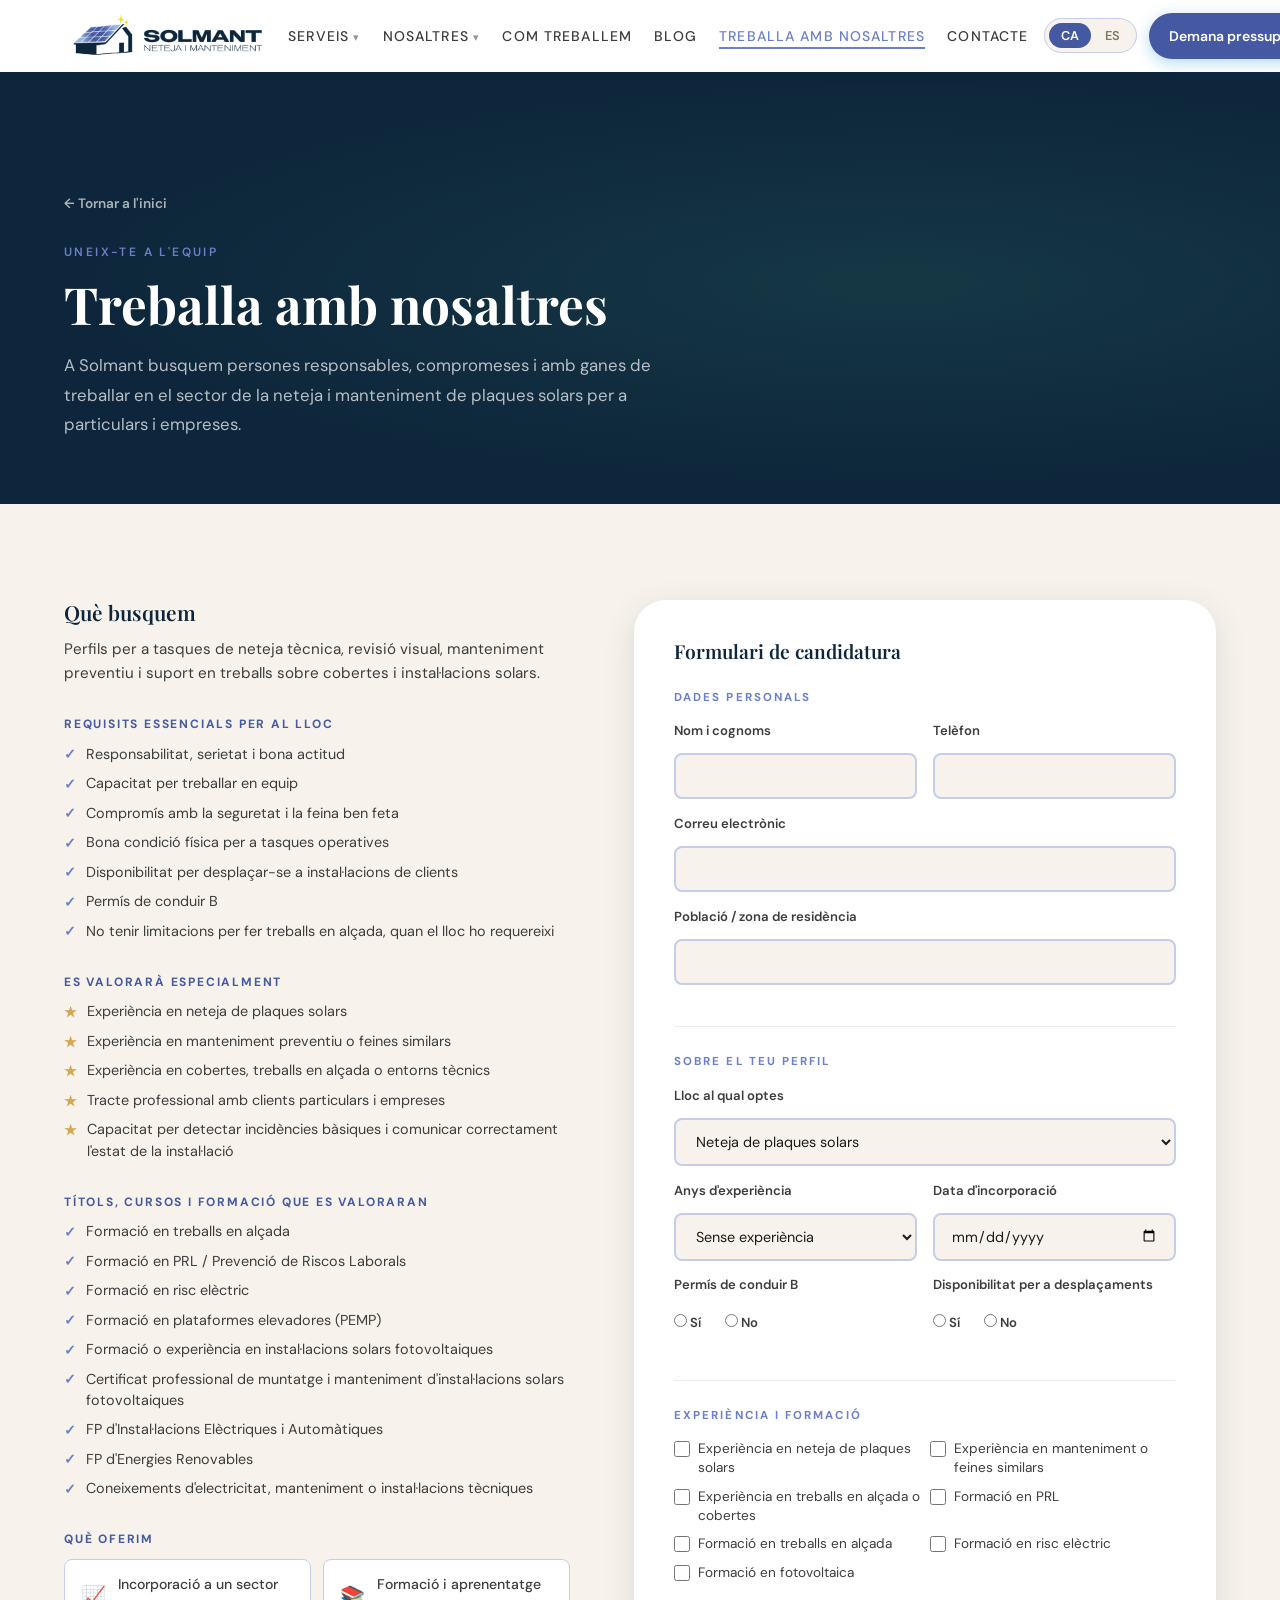
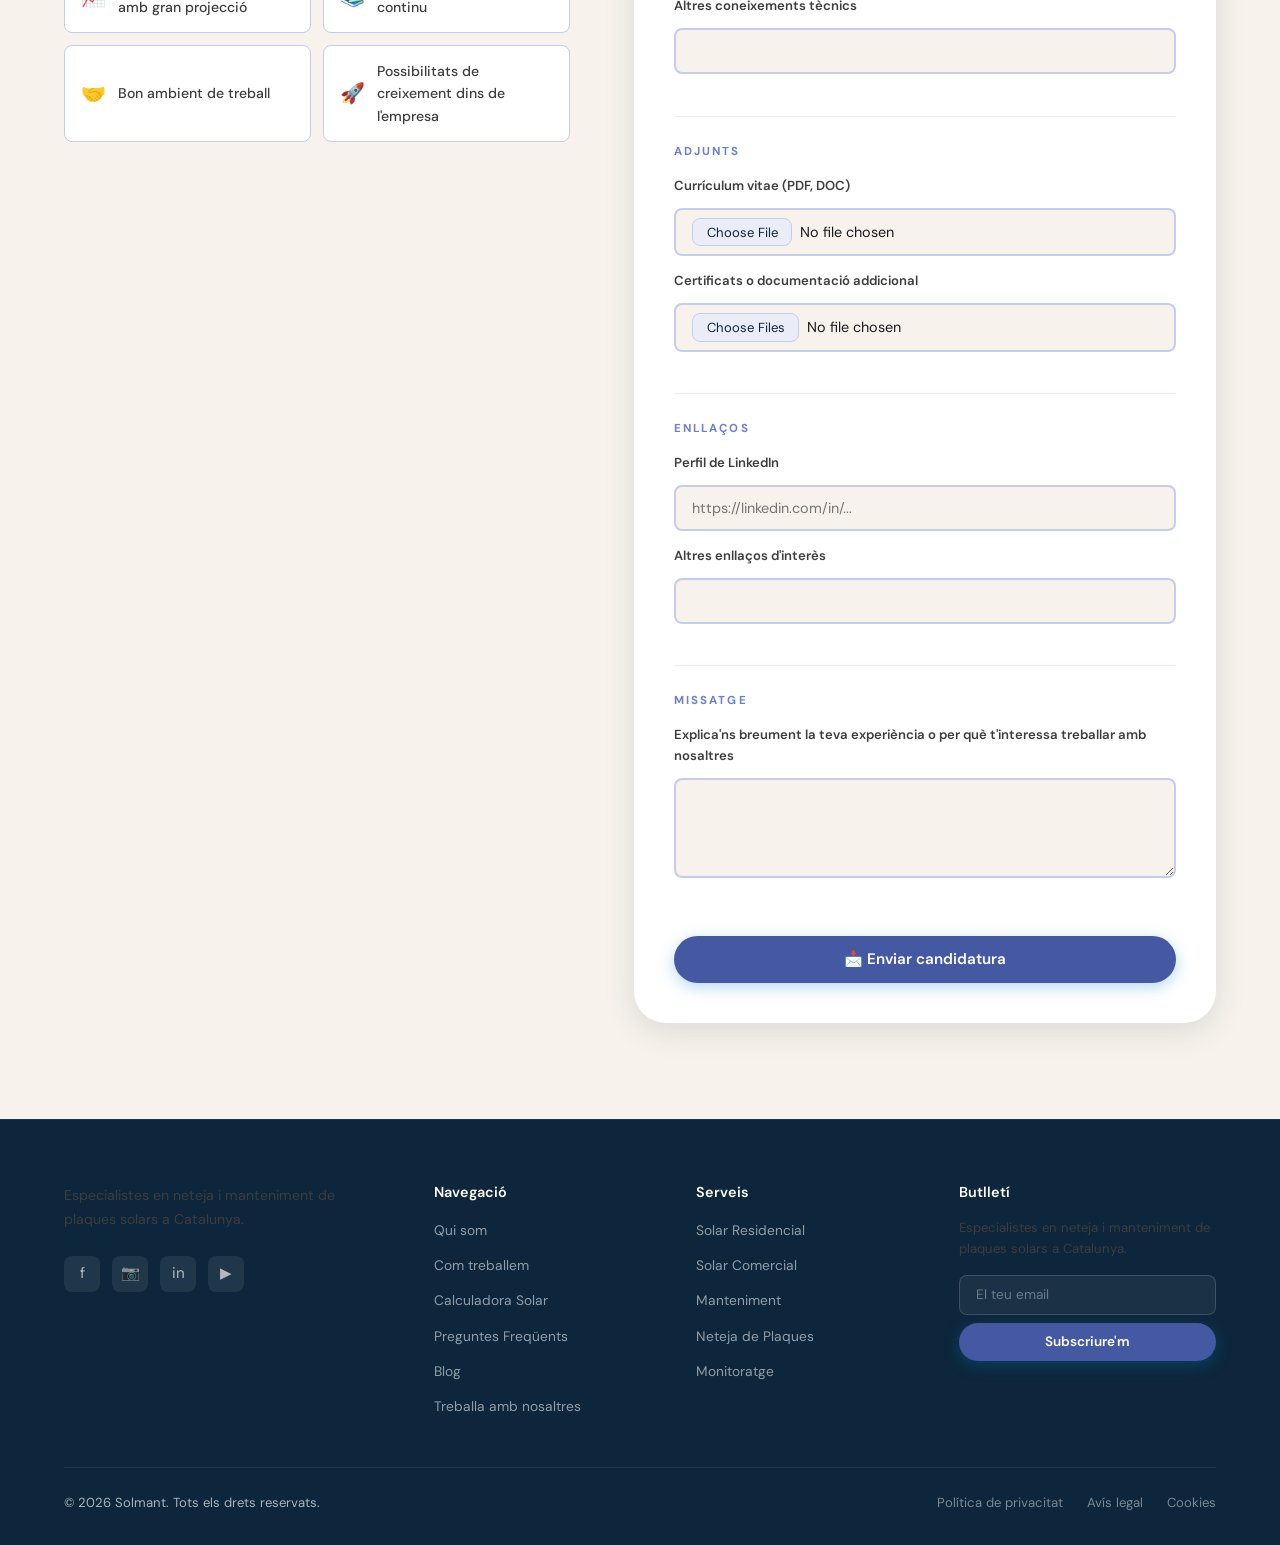
<file: solnat/treballa.html>
<!DOCTYPE html>
<html lang="ca">
<head>
  <meta charset="UTF-8" />
  <meta name="viewport" content="width=device-width, initial-scale=1.0" />
  <meta name="description" content="Solmant – Treballa amb nosaltres. Ofertes de feina en neteja i manteniment de plaques solars a Catalunya." />
  <meta property="og:title" content="Treballa amb nosaltres – Solmant" />
  <meta property="og:description" content="Uneix-te a l'equip Solmant. Busquem perfils per a neteja tècnica i manteniment de plaques solars." />
  <meta property="og:type" content="website" />
  <meta property="og:image" content="images/og-image.jpg" />
  <meta property="og:url" content="https://solmant.cat/treballa.html" />
  <title>Treballa amb nosaltres – Solmant</title>
  <link rel="icon" type="image/png" href="images/logo-solmant.png" />
  <link rel="preconnect" href="https://fonts.googleapis.com" />
  <link rel="preconnect" href="https://fonts.gstatic.com" crossorigin />
  <link rel="stylesheet" href="https://fonts.googleapis.com/css2?family=Playfair+Display:wght@400;600;700&family=DM+Sans:wght@300;400;500;600&display=swap" />
  <link rel="stylesheet" href="css/style.css" />
</head>
<body>

<!-- ═══════════════════════════════════════
     NAVBAR
════════════════════════════════════════ -->
<nav id="navbar">
  <div class="container nav-inner">

    <a class="nav-logo" href="index.html">
      <img class="logo-img logo-img--large" src="images/logo-solmant.png" alt="Solmant – Neteja i Manteniment">
    </a>

    <ul class="nav-links">
      <li class="nav-dropdown">
        <a href="index.html#services" data-i18n="nav_services">Serveis</a>
        <ul class="dropdown-menu">
          <li><a href="serveis/neteja-professional.html">Neteja de plaques</a></li>
          <li><a href="serveis/manteniment-preventiu.html">Manteniment</a></li>
          <li><a href="index.html#services">Reparació</a></li>
          <li><a href="serveis/instalacio-residencial.html">Instal·lació Residencial</a></li>
          <li><a href="serveis/instalacio-comercial.html">Instal·lació Comercial</a></li>
          <li><a href="serveis/estudi-instalacio.html">Estudi rendiment</a></li>
          <li><a href="serveis/assessoria-subvencions.html">Assessoria i Subvencions</a></li>
        </ul>
      </li>
      <li class="nav-dropdown">
        <a href="index.html#about" data-i18n="nav_about">Nosaltres</a>
        <ul class="dropdown-menu">
          <li><a href="index.html#about" data-i18n="nav_aboutus">Qui som</a></li>
          <li><a href="index.html#faq" data-i18n="nav_faq">Preguntes Freqüents</a></li>
        </ul>
      </li>
      <li><a href="index.html#how-it-works" data-i18n="nav_how">Com treballem</a></li>
      <li><a href="blog/" data-i18n="nav_blog">Blog</a></li>
      <li><a href="treballa.html" class="nav-active" data-i18n="jobs_nav">Treballa amb nosaltres</a></li>
      <li><a href="index.html#contact" data-i18n="nav_contact">Contacte</a></li>
    </ul>

    <div class="nav-actions">
      <div class="lang-toggle">
        <button class="lang-btn active" data-lang="ca">CA</button>
        <button class="lang-btn" data-lang="es">ES</button>
      </div>
      <a href="index.html#contact" class="btn btn-primary nav-cta" data-i18n="nav_quote">Demana pressupost</a>
      <button class="hamburger" aria-label="Menú">
        <span></span><span></span><span></span>
      </button>
    </div>

  </div>
</nav>

<!-- Mobile menu -->
<div class="mobile-menu">
  <a href="index.html#services" data-i18n="nav_services">Serveis</a>
  <div class="mobile-sub">
    <a href="index.html#services" data-i18n="nav_residential">Solar Residencial</a>
    <a href="index.html#services" data-i18n="nav_commercial">Solar Comercial</a>
    <a href="index.html#services" data-i18n="nav_maintenance">Manteniment</a>
    <a href="index.html#services" data-i18n="nav_cleaning">Neteja</a>
  </div>
  <a href="index.html#about" data-i18n="nav_about">Nosaltres</a>
  <a href="index.html#how-it-works" data-i18n="nav_how">Com treballem</a>
  <a href="blog/" data-i18n="nav_blog">Blog</a>
  <a href="treballa.html" data-i18n="jobs_nav">Treballa amb nosaltres</a>
  <a href="index.html#contact" class="btn btn-primary" style="text-align:center;margin-top:1rem" data-i18n="nav_quote">Demana pressupost</a>
</div>


<!-- ═══════════════════════════════════════
     PAGE HERO
════════════════════════════════════════ -->
<section class="page-hero">
  <div class="container">
    <a href="index.html" class="back-link" data-i18n="back_btn">← Tornar a l'inici</a>
    <span class="section-label" data-i18n="jobs_label">Uneix-te a l'equip</span>
    <h1 data-i18n="jobs_title">Treballa amb nosaltres</h1>
    <p data-i18n="jobs_intro">A Solmant busquem persones responsables, compromeses i amb ganes de treballar en el sector de la neteja i manteniment de plaques solars per a particulars i empreses.</p>
  </div>
</section>


<!-- ═══════════════════════════════════════
     JOBS CONTENT
════════════════════════════════════════ -->
<section class="section" style="background:var(--off-white)">
  <div class="container">
    <div class="jobs-layout">

      <!-- ── Left: job description ── -->
      <div class="jobs-description">

        <div class="jobs-block">
          <h3 data-i18n="jobs_seek_title">Què busquem</h3>
          <p data-i18n="jobs_seek_desc">Perfils per a tasques de neteja tècnica, revisió visual, manteniment preventiu i suport en treballs sobre cobertes i instal·lacions solars.</p>
        </div>

        <div class="jobs-block">
          <h4 class="jobs-block-heading" data-i18n="jobs_req_title">Requisits essencials per al lloc</h4>
          <ul class="jobs-list">
            <li data-i18n="jobs_req1">Responsabilitat, serietat i bona actitud</li>
            <li data-i18n="jobs_req2">Capacitat per treballar en equip</li>
            <li data-i18n="jobs_req3">Compromís amb la seguretat i la feina ben feta</li>
            <li data-i18n="jobs_req4">Bona condició física per a tasques operatives</li>
            <li data-i18n="jobs_req5">Disponibilitat per desplaçar-se a instal·lacions de clients</li>
            <li data-i18n="jobs_req6">Permís de conduir B</li>
            <li data-i18n="jobs_req7">No tenir limitacions per fer treballs en alçada, quan el lloc ho requereixi</li>
          </ul>
        </div>

        <div class="jobs-block">
          <h4 class="jobs-block-heading" data-i18n="jobs_val_title">Es valorarà especialment</h4>
          <ul class="jobs-list jobs-list--valued">
            <li data-i18n="jobs_val1">Experiència en neteja de plaques solars</li>
            <li data-i18n="jobs_val2">Experiència en manteniment preventiu o feines similars</li>
            <li data-i18n="jobs_val3">Experiència en cobertes, treballs en alçada o entorns tècnics</li>
            <li data-i18n="jobs_val4">Tracte professional amb clients particulars i empreses</li>
            <li data-i18n="jobs_val5">Capacitat per detectar incidències bàsiques i comunicar correctament l'estat de la instal·lació</li>
          </ul>
        </div>

        <div class="jobs-block">
          <h4 class="jobs-block-heading" data-i18n="jobs_training_title">Títols, cursos i formació que es valoraran</h4>
          <ul class="jobs-list">
            <li data-i18n="jobs_training1">Formació en treballs en alçada</li>
            <li data-i18n="jobs_training2">Formació en PRL / Prevenció de Riscos Laborals</li>
            <li data-i18n="jobs_training3">Formació en risc elèctric</li>
            <li data-i18n="jobs_training4">Formació en plataformes elevadores (PEMP)</li>
            <li data-i18n="jobs_training5">Formació o experiència en instal·lacions solars fotovoltaiques</li>
            <li data-i18n="jobs_training6">Certificat professional de muntatge i manteniment d'instal·lacions solars fotovoltaiques</li>
            <li data-i18n="jobs_training7">FP d'Instal·lacions Elèctriques i Automàtiques</li>
            <li data-i18n="jobs_training8">FP d'Energies Renovables</li>
            <li data-i18n="jobs_training9">Coneixements d'electricitat, manteniment o instal·lacions tècniques</li>
          </ul>
        </div>

        <div class="jobs-block">
          <h4 class="jobs-block-heading" data-i18n="jobs_offer_title">Què oferim</h4>
          <div class="jobs-offer-grid">
            <div class="jobs-offer-card">
              <div class="jobs-offer-icon">📈</div>
              <span data-i18n="jobs_offer1">Incorporació a un sector amb gran projecció</span>
            </div>
            <div class="jobs-offer-card">
              <div class="jobs-offer-icon">📚</div>
              <span data-i18n="jobs_offer2">Formació i aprenentatge continu</span>
            </div>
            <div class="jobs-offer-card">
              <div class="jobs-offer-icon">🤝</div>
              <span data-i18n="jobs_offer3">Bon ambient de treball</span>
            </div>
            <div class="jobs-offer-card">
              <div class="jobs-offer-icon">🚀</div>
              <span data-i18n="jobs_offer4">Possibilitats de creixement dins de l'empresa</span>
            </div>
          </div>
        </div>

      </div>

      <!-- ── Right: application form ── -->
      <div class="jobs-form-wrap">
        <div class="jobs-form-inner">
          <h3 data-i18n="jobs_form_title">Formulari de candidatura</h3>

          <form id="jobsForm" novalidate>

            <!-- Dades personals -->
            <div class="jobs-form-section">
              <h4 class="jobs-form-section-title" data-i18n="jobs_form_personal">Dades personals</h4>
              <div class="form-row">
                <div class="form-group">
                  <label for="j-name" data-i18n="jobs_form_fullname">Nom i cognoms</label>
                  <input id="j-name" name="fullname" type="text" required autocomplete="name" />
                </div>
                <div class="form-group">
                  <label for="j-phone" data-i18n="jobs_form_phone">Telèfon</label>
                  <input id="j-phone" name="phone" type="tel" required autocomplete="tel" />
                </div>
              </div>
              <div class="form-group">
                <label for="j-email" data-i18n="jobs_form_email">Correu electrònic</label>
                <input id="j-email" name="email" type="email" required autocomplete="email" />
              </div>
              <div class="form-group">
                <label for="j-location" data-i18n="jobs_form_location">Població / zona de residència</label>
                <input id="j-location" name="location" type="text" autocomplete="address-level2" />
              </div>
            </div>

            <!-- Sobre el perfil -->
            <div class="jobs-form-section">
              <h4 class="jobs-form-section-title" data-i18n="jobs_form_profile">Sobre el teu perfil</h4>
              <div class="form-group">
                <label for="j-position" data-i18n="jobs_form_position">Lloc al qual optes</label>
                <select id="j-position" name="position">
                  <option value="cleaning" data-i18n-option="jobs_pos_cleaning">Neteja de plaques solars</option>
                  <option value="maintenance" data-i18n-option="jobs_pos_maint">Manteniment preventiu</option>
                  <option value="height" data-i18n-option="jobs_pos_height">Treballs en alçada / cobertes</option>
                  <option value="other" data-i18n-option="jobs_pos_other">Altres</option>
                </select>
              </div>
              <div class="form-row">
                <div class="form-group">
                  <label for="j-exp" data-i18n="jobs_form_exp_years">Anys d'experiència</label>
                  <select id="j-exp" name="exp_years">
                    <option value="0" data-i18n-option="jobs_exp_none">Sense experiència</option>
                    <option value="1" data-i18n-option="jobs_exp_1">Menys d'1 any</option>
                    <option value="2" data-i18n-option="jobs_exp_2">1–3 anys</option>
                    <option value="3" data-i18n-option="jobs_exp_3">3–5 anys</option>
                    <option value="4" data-i18n-option="jobs_exp_4">Més de 5 anys</option>
                  </select>
                </div>
                <div class="form-group">
                  <label for="j-startdate" data-i18n="jobs_form_startdate">Data d'incorporació</label>
                  <input id="j-startdate" name="startdate" type="date" />
                </div>
              </div>
              <div class="form-row">
                <div class="form-group">
                  <label data-i18n="jobs_form_license">Permís de conduir B</label>
                  <div class="radio-group">
                    <label class="radio-label">
                      <input type="radio" name="license" value="yes" />
                      <span data-i18n="jobs_form_yes">Sí</span>
                    </label>
                    <label class="radio-label">
                      <input type="radio" name="license" value="no" />
                      <span data-i18n="jobs_form_no">No</span>
                    </label>
                  </div>
                </div>
                <div class="form-group">
                  <label data-i18n="jobs_form_travel">Disponibilitat per a desplaçaments</label>
                  <div class="radio-group">
                    <label class="radio-label">
                      <input type="radio" name="travel" value="yes" />
                      <span data-i18n="jobs_form_yes">Sí</span>
                    </label>
                    <label class="radio-label">
                      <input type="radio" name="travel" value="no" />
                      <span data-i18n="jobs_form_no">No</span>
                    </label>
                  </div>
                </div>
              </div>
            </div>

            <!-- Experiència i formació -->
            <div class="jobs-form-section">
              <h4 class="jobs-form-section-title" data-i18n="jobs_form_exptraining">Experiència i formació</h4>
              <div class="checkbox-grid">
                <label class="checkbox-label">
                  <input type="checkbox" name="exp_solar" />
                  <span data-i18n="jobs_form_exp_solar">Experiència en neteja de plaques solars</span>
                </label>
                <label class="checkbox-label">
                  <input type="checkbox" name="exp_maint" />
                  <span data-i18n="jobs_form_exp_maint">Experiència en manteniment o feines similars</span>
                </label>
                <label class="checkbox-label">
                  <input type="checkbox" name="exp_height" />
                  <span data-i18n="jobs_form_exp_height">Experiència en treballs en alçada o cobertes</span>
                </label>
                <label class="checkbox-label">
                  <input type="checkbox" name="tr_prl" />
                  <span data-i18n="jobs_form_tr_prl">Formació en PRL</span>
                </label>
                <label class="checkbox-label">
                  <input type="checkbox" name="tr_height" />
                  <span data-i18n="jobs_form_tr_height">Formació en treballs en alçada</span>
                </label>
                <label class="checkbox-label">
                  <input type="checkbox" name="tr_electric" />
                  <span data-i18n="jobs_form_tr_electric">Formació en risc elèctric</span>
                </label>
                <label class="checkbox-label">
                  <input type="checkbox" name="tr_solar" />
                  <span data-i18n="jobs_form_tr_solar">Formació en fotovoltaica</span>
                </label>
              </div>
              <div class="form-group" style="margin-top:0.85rem">
                <label for="j-other-skills" data-i18n="jobs_form_other_skills">Altres coneixements tècnics</label>
                <input id="j-other-skills" name="other_skills" type="text" />
              </div>
            </div>

            <!-- Adjunts -->
            <div class="jobs-form-section">
              <h4 class="jobs-form-section-title" data-i18n="jobs_form_attachments">Adjunts</h4>
              <div class="form-group">
                <label for="j-cv" data-i18n="jobs_form_cv">Currículum vitae (PDF, DOC)</label>
                <input id="j-cv" name="cv" type="file" accept=".pdf,.doc,.docx" class="file-input" />
              </div>
              <div class="form-group">
                <label for="j-certs" data-i18n="jobs_form_certs">Certificats o documentació addicional</label>
                <input id="j-certs" name="certs" type="file" accept=".pdf,.jpg,.jpeg,.png" class="file-input" multiple />
              </div>
            </div>

            <!-- Enllaços -->
            <div class="jobs-form-section">
              <h4 class="jobs-form-section-title" data-i18n="jobs_form_links">Enllaços</h4>
              <div class="form-group">
                <label for="j-linkedin" data-i18n="jobs_form_linkedin">Perfil de LinkedIn</label>
                <input id="j-linkedin" name="linkedin" type="url" placeholder="https://linkedin.com/in/..." />
              </div>
              <div class="form-group">
                <label for="j-other-links" data-i18n="jobs_form_other_links">Altres enllaços d'interès</label>
                <input id="j-other-links" name="other_links" type="url" />
              </div>
            </div>

            <!-- Missatge -->
            <div class="jobs-form-section">
              <h4 class="jobs-form-section-title" data-i18n="jobs_form_message_section">Missatge</h4>
              <div class="form-group">
                <label for="j-message" data-i18n="jobs_form_message">Explica'ns breument la teva experiència o per què t'interessa treballar amb nosaltres</label>
                <textarea id="j-message" name="message" rows="4"></textarea>
              </div>
            </div>

            <button type="submit" class="btn btn-primary" style="width:100%;justify-content:center" data-i18n="jobs_form_submit">📩 Enviar candidatura</button>

          </form>

          <div class="form-success" id="jobsFormSuccess">
            <div class="check">✅</div>
            <h3 class="ok-title" data-i18n="jobs_form_ok_title">Candidatura rebuda!</h3>
            <p class="ok-desc" data-i18n="jobs_form_ok_desc">Gràcies per l'interès. Revisarem el teu perfil i ens posarem en contacte.</p>
          </div>

        </div>
      </div>

    </div>
  </div>
</section>


<!-- ═══════════════════════════════════════
     FOOTER
════════════════════════════════════════ -->
<footer id="footer">
  <div class="container">
    <div class="footer-grid">

      <div class="footer-brand">
        <p data-i18n="footer_desc">Experts en energia solar a Catalunya. Instal·lació, neteja i manteniment professional.</p>
        <div class="social-links">
          <a href="#" class="social-link" aria-label="Facebook">f</a>
          <a href="#" class="social-link" aria-label="Instagram">📷</a>
          <a href="#" class="social-link" aria-label="LinkedIn">in</a>
          <a href="#" class="social-link" aria-label="YouTube">▶</a>
        </div>
      </div>

      <div class="footer-col">
        <h4 data-i18n="footer_nav">Navegació</h4>
        <ul>
          <li><a href="index.html#about" data-i18n="nav_aboutus">Qui som</a></li>
          <li><a href="index.html#how-it-works" data-i18n="nav_how">Com treballem</a></li>
          <li><a href="index.html#calculator" data-i18n="calc_label">Calculadora</a></li>
          <li><a href="index.html#faq" data-i18n="nav_faq">Preguntes Freqüents</a></li>
          <li><a href="blog/" data-i18n="nav_blog">Blog</a></li>
          <li><a href="treballa.html" data-i18n="jobs_nav">Treballa amb nosaltres</a></li>
        </ul>
      </div>

      <div class="footer-col">
        <h4 data-i18n="footer_services">Serveis</h4>
        <ul>
          <li><a href="index.html#services" data-i18n="nav_residential">Solar Residencial</a></li>
          <li><a href="index.html#services" data-i18n="nav_commercial">Solar Comercial</a></li>
          <li><a href="index.html#services" data-i18n="nav_maintenance">Manteniment</a></li>
          <li><a href="index.html#services" data-i18n="nav_cleaning">Neteja de Plaques</a></li>
          <li><a href="index.html#services" data-i18n="nav_monitoring">Monitoratge</a></li>
        </ul>
      </div>

      <div class="footer-col">
        <h4 data-i18n="footer_newsletter_title">Butlletí</h4>
        <p style="font-size:0.82rem;margin-bottom:1rem" data-i18n="footer_desc">Rep consells i novetats sobre energia solar.</p>
        <form class="footer-newsletter newsletter-form">
          <input type="email" data-i18n="footer_newsletter_placeholder" placeholder="El teu email" />
          <button type="submit" class="btn btn-primary" data-i18n="footer_newsletter_btn">Subscriure'm</button>
        </form>
      </div>

    </div>

    <div class="footer-bottom">
      <span data-i18n="footer_copy">© 2026 Solmant. Tots els drets reservats.</span>
      <div class="footer-links">
        <a href="pages/ca/privacitat.html" data-i18n="footer_privacy">Política de privacitat</a>
        <a href="pages/ca/avis-legal.html" data-i18n="footer_terms">Avís legal</a>
        <a href="pages/ca/cookies.html" data-i18n="footer_cookies">Cookies</a>
      </div>
    </div>
  </div>
</footer>


<script src="js/main.js"></script>
</body>
</html>
</file>
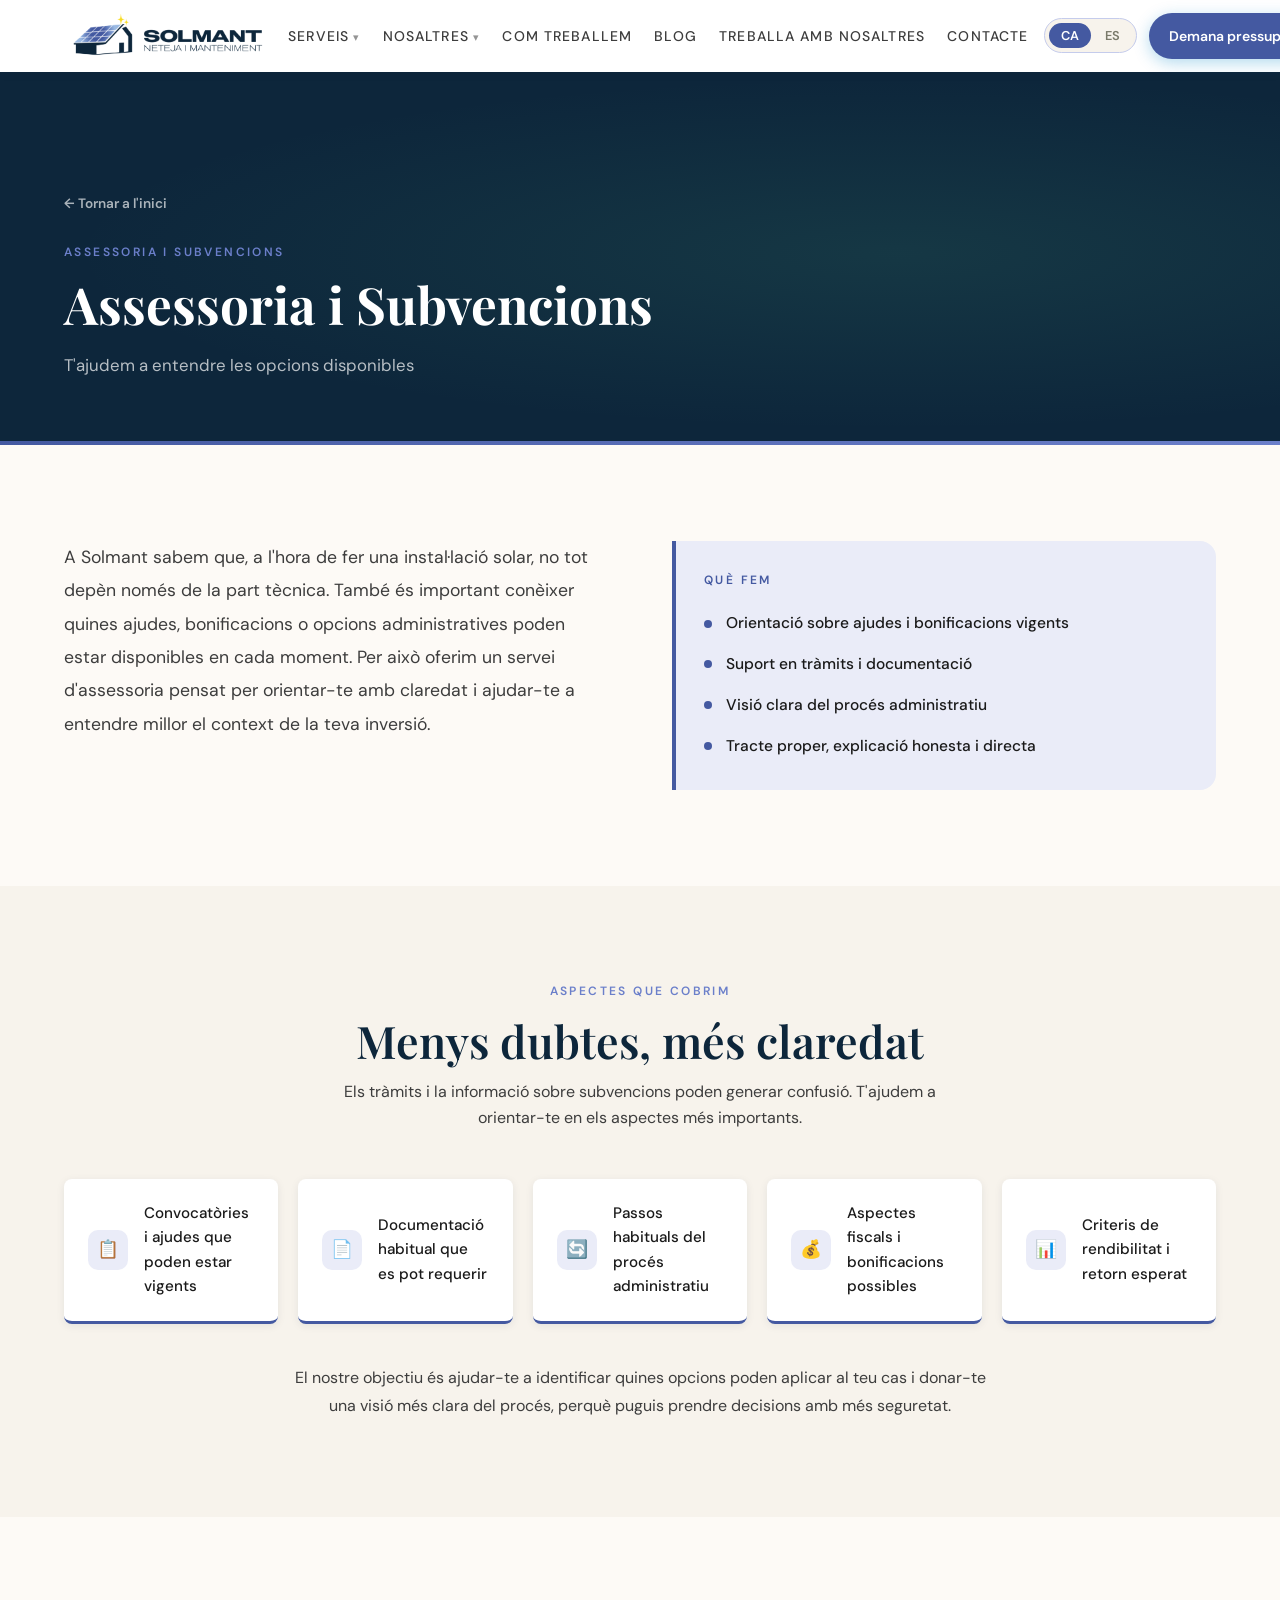
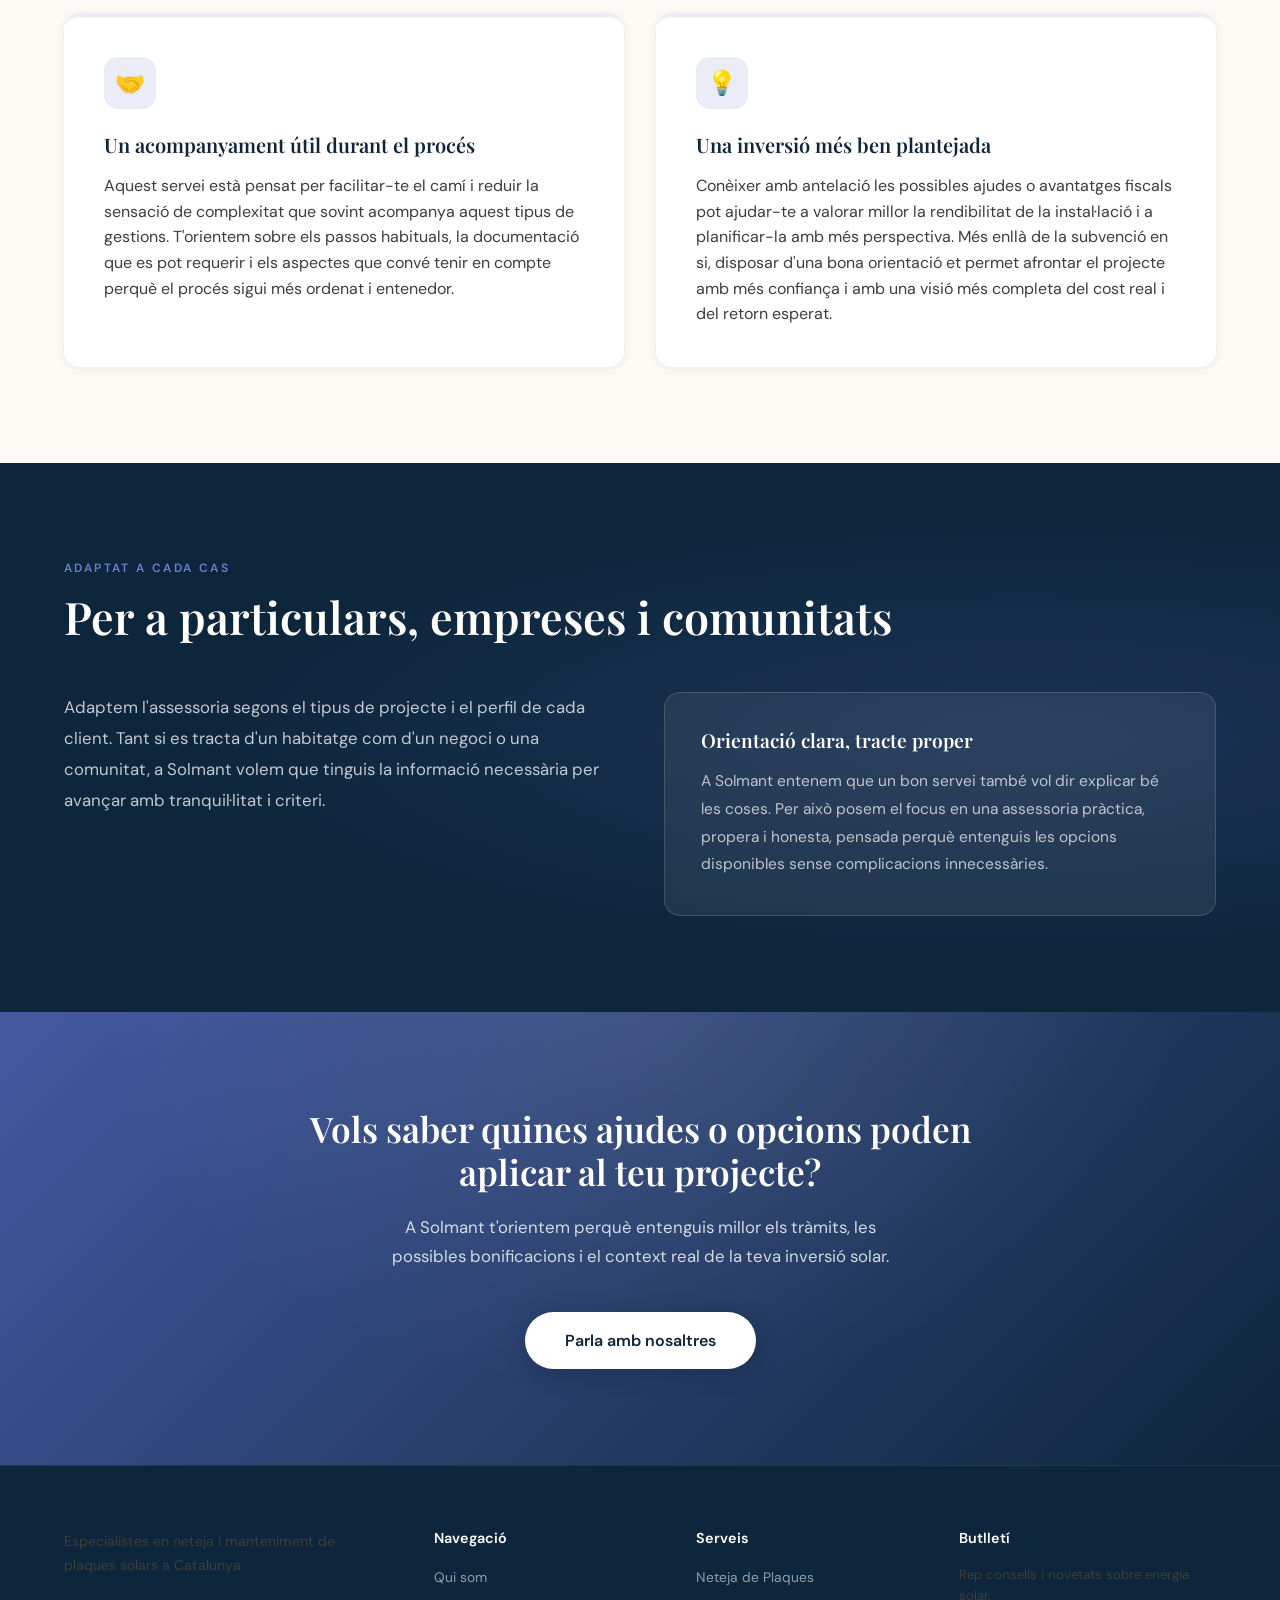
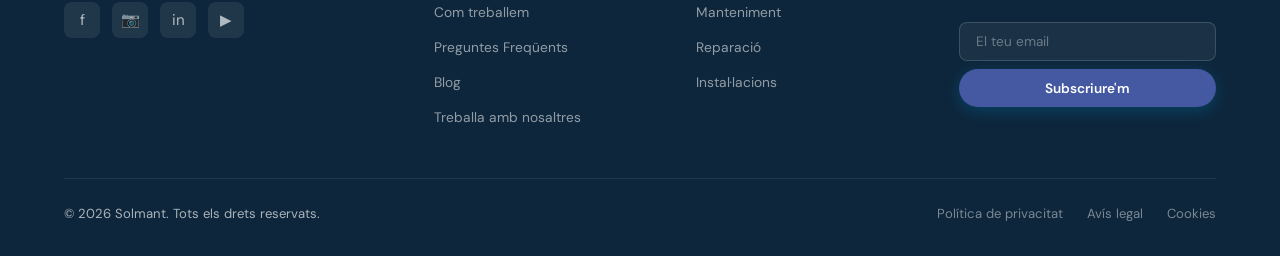
<file: solnat/serveis/assessoria-subvencions.html>
<!DOCTYPE html>
<html lang="ca">
<head>
  <meta charset="UTF-8" />
  <meta name="viewport" content="width=device-width, initial-scale=1.0" />
  <meta name="description" content="Solmant – Assessoria i Subvencions. T'orientem sobre ajudes, bonificacions i tràmits per a la teva instal·lació solar." />
  <meta property="og:title" content="Assessoria i Subvencions – Solmant" />
  <meta property="og:description" content="T'ajudem a entendre les opcions disponibles, els tràmits i les possibles ajudes per a la teva inversió solar." />
  <meta property="og:type" content="website" />
  <meta property="og:image" content="../images/og-image.jpg" />
  <title>Assessoria i Subvencions – Solmant</title>
  <link rel="icon" type="image/png" href="../images/logo-solmant.png" />
  <link rel="preconnect" href="https://fonts.googleapis.com" />
  <link rel="preconnect" href="https://fonts.gstatic.com" crossorigin />
  <link rel="stylesheet" href="https://fonts.googleapis.com/css2?family=Playfair+Display:wght@400;600;700&family=DM+Sans:wght@300;400;500;600&display=swap" />
  <link rel="stylesheet" href="../css/style.css" />
</head>
<body>

<nav id="navbar">
  <div class="container nav-inner">
    <a class="nav-logo" href="../index.html">
      <img class="logo-img logo-img--large" src="../images/logo-solmant.png" alt="Solmant – Neteja i Manteniment">
    </a>
    <ul class="nav-links">
      <li class="nav-dropdown">
        <a href="../index.html#services" data-i18n="nav_services">Serveis</a>
        <ul class="dropdown-menu">
          <li><a href="../serveis/neteja-professional.html">Neteja de plaques</a></li>
          <li><a href="../serveis/manteniment-preventiu.html">Manteniment</a></li>
          <li><a href="../index.html#services">Reparació</a></li>
          <li><a href="../serveis/instalacio-residencial.html">Instal·lació Residencial</a></li>
          <li><a href="../serveis/instalacio-comercial.html">Instal·lació Comercial</a></li>
          <li><a href="../serveis/estudi-instalacio.html">Estudi rendiment</a></li>
          <li><a href="../serveis/assessoria-subvencions.html">Assessoria i Subvencions</a></li>
        </ul>
      </li>
      <li class="nav-dropdown">
        <a href="../index.html#about" data-i18n="nav_about">Nosaltres</a>
        <ul class="dropdown-menu">
          <li><a href="../index.html#about" data-i18n="nav_aboutus">Qui som</a></li>
          <li><a href="../index.html#faq" data-i18n="nav_faq">Preguntes Freqüents</a></li>
        </ul>
      </li>
      <li><a href="../index.html#how-it-works" data-i18n="nav_how">Com treballem</a></li>
      <li><a href="../index.html#blog" data-i18n="nav_blog">Blog</a></li>
      <li><a href="../treballa.html" data-i18n="jobs_nav">Treballa amb nosaltres</a></li>
      <li><a href="../index.html#contact" data-i18n="nav_contact">Contacte</a></li>
    </ul>
    <div class="nav-actions">
      <div class="lang-toggle">
        <button class="lang-btn active" data-lang="ca">CA</button>
        <button class="lang-btn" data-lang="es">ES</button>
      </div>
      <a href="../index.html#contact" class="btn btn-primary nav-cta" data-i18n="nav_quote">Demana pressupost</a>
      <button class="hamburger" aria-label="Menú"><span></span><span></span><span></span></button>
    </div>
  </div>
</nav>

<div class="mobile-menu">
  <a href="../index.html#services" data-i18n="nav_services">Serveis</a>
  <div class="mobile-sub">
    <a href="../index.html#services" data-i18n="nav_cleaning">Neteja</a>
    <a href="../index.html#services" data-i18n="nav_maintenance">Manteniment</a>
    <a href="../index.html#services" data-i18n="nav_repair">Reparació</a>
    <a href="../index.html#services" data-i18n="nav_installations">Instal·lacions</a>
  </div>
  <a href="../index.html#about" data-i18n="nav_about">Nosaltres</a>
  <a href="../index.html#how-it-works" data-i18n="nav_how">Com treballem</a>
  <a href="../index.html#blog" data-i18n="nav_blog">Blog</a>
  <a href="../treballa.html" data-i18n="jobs_nav">Treballa amb nosaltres</a>
  <a href="../index.html#contact" class="btn btn-primary" style="text-align:center;margin-top:1rem" data-i18n="nav_quote">Demana pressupost</a>
</div>


<!-- HERO -->
<section class="page-hero srv-detail-hero">
  <div class="container">
    <a href="../index.html" class="back-link" data-i18n="back_btn">← Tornar a l'inici</a>
    <span class="section-label" data-i18n="srv6_title">Assessoria i Subvencions</span>
    <h1 data-i18n="ase_hero_h1">Assessoria i Subvencions</h1>
    <p data-i18n="ase_hero_sub">T'ajudem a entendre les opcions disponibles</p>
  </div>
</section>


<!-- INTRO -->
<section class="section">
  <div class="container">
    <div class="srv-intro-grid">
      <div class="srv-intro-text">
        <p class="srv-lead" data-i18n="ase_p1">A Solmant sabem que, a l'hora de fer una instal·lació solar, no tot depèn només de la part tècnica. També és important conèixer quines ajudes, bonificacions o opcions administratives poden estar disponibles en cada moment. Per això oferim un servei d'assessoria pensat per orientar-te amb claredat i ajudar-te a entendre millor el context de la teva inversió.</p>
      </div>
      <div class="srv-feature-panel">
        <h4 data-i18n="ase_feat_label">Què fem</h4>
        <ul class="srv-feature-list">
          <li><span class="srv-feat-dot"></span><span data-i18n="ase_feat1">Orientació sobre ajudes i bonificacions vigents</span></li>
          <li><span class="srv-feat-dot"></span><span data-i18n="ase_feat2">Suport en tràmits i documentació</span></li>
          <li><span class="srv-feat-dot"></span><span data-i18n="ase_feat3">Visió clara del procés administratiu</span></li>
          <li><span class="srv-feat-dot"></span><span data-i18n="ase_feat4">Tracte proper, explicació honesta i directa</span></li>
        </ul>
      </div>
    </div>
  </div>
</section>


<!-- ASPECTES QUE COBRIM -->
<section class="section" style="background:var(--off-white)">
  <div class="container">
    <div class="srv-section-header fade-up">
      <span class="section-label" data-i18n="ase_check_label">Aspectes que cobrim</span>
      <h2 data-i18n="ase_check_title">Menys dubtes, més claredat</h2>
      <p data-i18n="ase_check_intro">Els tràmits i la informació sobre subvencions poden generar confusió. T'ajudem a orientar-te en els aspectes més importants.</p>
    </div>
    <div class="srv-checks stagger-children">
      <div class="srv-check-item">
        <div class="srv-check-icon">📋</div>
        <p data-i18n="ase_chk1">Convocatòries i ajudes que poden estar vigents</p>
      </div>
      <div class="srv-check-item">
        <div class="srv-check-icon">📄</div>
        <p data-i18n="ase_chk2">Documentació habitual que es pot requerir</p>
      </div>
      <div class="srv-check-item">
        <div class="srv-check-icon">🔄</div>
        <p data-i18n="ase_chk3">Passos habituals del procés administratiu</p>
      </div>
      <div class="srv-check-item">
        <div class="srv-check-icon">💰</div>
        <p data-i18n="ase_chk4">Aspectes fiscals i bonificacions possibles</p>
      </div>
      <div class="srv-check-item">
        <div class="srv-check-icon">📊</div>
        <p data-i18n="ase_chk5">Criteris de rendibilitat i retorn esperat</p>
      </div>
    </div>
    <p class="srv-analysis-end fade-up" data-i18n="ase_check_end">El nostre objectiu és ajudar-te a identificar quines opcions poden aplicar al teu cas i donar-te una visió més clara del procés, perquè puguis prendre decisions amb més seguretat.</p>
  </div>
</section>


<!-- ACOMPANYAMENT + INVERSIÓ -->
<section class="section">
  <div class="container">
    <div class="srv-split-grid stagger-children">
      <div class="srv-text-block">
        <div class="srv-block-icon">🤝</div>
        <h3 data-i18n="ase_process_title">Un acompanyament útil durant el procés</h3>
        <p data-i18n="ase_process_desc">Aquest servei està pensat per facilitar-te el camí i reduir la sensació de complexitat que sovint acompanya aquest tipus de gestions. T'orientem sobre els passos habituals, la documentació que es pot requerir i els aspectes que convé tenir en compte perquè el procés sigui més ordenat i entenedor.</p>
      </div>
      <div class="srv-text-block">
        <div class="srv-block-icon">💡</div>
        <h3 data-i18n="ase_invest_title">Una inversió més ben plantejada</h3>
        <p data-i18n="ase_invest_desc">Conèixer amb antelació les possibles ajudes o avantatges fiscals pot ajudar-te a valorar millor la rendibilitat de la instal·lació i a planificar-la amb més perspectiva. Més enllà de la subvenció en si, disposar d'una bona orientació et permet afrontar el projecte amb més confiança i amb una visió més completa del cost real i del retorn esperat.</p>
      </div>
    </div>
  </div>
</section>


<!-- PER A TOTHOM + TRACTE PROPER -->
<section class="section srv-process-section">
  <div class="container">
    <div class="srv-process-header">
      <span class="section-label" data-i18n="ase_adapt_label">Adaptat a cada cas</span>
      <h2 data-i18n="ase_adapt_title">Per a particulars, empreses i comunitats</h2>
    </div>
    <div class="srv-process-content">
      <div class="srv-process-text">
        <p data-i18n="ase_adapt_desc">Adaptem l'assessoria segons el tipus de projecte i el perfil de cada client. Tant si es tracta d'un habitatge com d'un negoci o una comunitat, a Solmant volem que tinguis la informació necessària per avançar amb tranquil·litat i criteri.</p>
      </div>
      <div class="srv-process-panel">
        <h3 data-i18n="ase_honest_title">Orientació clara, tracte proper</h3>
        <p data-i18n="ase_honest_desc">A Solmant entenem que un bon servei també vol dir explicar bé les coses. Per això posem el focus en una assessoria pràctica, propera i honesta, pensada perquè entenguis les opcions disponibles sense complicacions innecessàries.</p>
      </div>
    </div>
  </div>
</section>


<!-- CTA -->
<section class="srv-cta">
  <div class="container">
    <h2 data-i18n="ase_cta_title">Vols saber quines ajudes o opcions poden aplicar al teu projecte?</h2>
    <p data-i18n="ase_cta_desc">A Solmant t'orientem perquè entenguis millor els tràmits, les possibles bonificacions i el context real de la teva inversió solar.</p>
    <a href="../index.html#contact" class="btn btn-primary" data-i18n="ase_cta_btn">Parla amb nosaltres</a>
  </div>
</section>


<!-- FOOTER -->
<footer id="footer">
  <div class="container">
    <div class="footer-grid">
      <div class="footer-brand">
        <p data-i18n="footer_desc">Experts en energia solar a Catalunya. Instal·lació, neteja i manteniment professional.</p>
        <div class="social-links">
          <a href="#" class="social-link" aria-label="Facebook">f</a>
          <a href="#" class="social-link" aria-label="Instagram">📷</a>
          <a href="#" class="social-link" aria-label="LinkedIn">in</a>
          <a href="#" class="social-link" aria-label="YouTube">▶</a>
        </div>
      </div>
      <div class="footer-col">
        <h4 data-i18n="footer_nav">Navegació</h4>
        <ul>
          <li><a href="../index.html#about" data-i18n="nav_aboutus">Qui som</a></li>
          <li><a href="../index.html#how-it-works" data-i18n="nav_how">Com treballem</a></li>
          <li><a href="../index.html#faq" data-i18n="nav_faq">Preguntes Freqüents</a></li>
          <li><a href="../index.html#blog" data-i18n="nav_blog">Blog</a></li>
          <li><a href="../treballa.html" data-i18n="jobs_nav">Treballa amb nosaltres</a></li>
        </ul>
      </div>
      <div class="footer-col">
        <h4 data-i18n="footer_services">Serveis</h4>
        <ul>
          <li><a href="neteja-professional.html" data-i18n="nav_cleaning">Neteja</a></li>
          <li><a href="manteniment-preventiu.html" data-i18n="nav_maintenance">Manteniment</a></li>
          <li><a href="../index.html#services" data-i18n="nav_repair">Reparació</a></li>
          <li><a href="instalacio-residencial.html" data-i18n="nav_installations">Instal·lacions</a></li>
        </ul>
      </div>
      <div class="footer-col">
        <h4 data-i18n="footer_newsletter_title">Butlletí</h4>
        <p style="font-size:0.82rem;margin-bottom:1rem" data-i18n="footer_newsletter_sub">Rep consells i novetats sobre energia solar.</p>
        <form class="footer-newsletter newsletter-form">
          <input type="email" data-i18n="footer_newsletter_placeholder" placeholder="El teu email" />
          <button type="submit" class="btn btn-primary" data-i18n="footer_newsletter_btn">Subscriure'm</button>
        </form>
      </div>
    </div>
    <div class="footer-bottom">
      <span data-i18n="footer_copy">© 2026 Solmant. Tots els drets reservats.</span>
      <div class="footer-links">
        <a href="../pages/ca/privacitat.html" data-i18n="footer_privacy">Política de privacitat</a>
        <a href="../pages/ca/avis-legal.html" data-i18n="footer_terms">Avís legal</a>
        <a href="../pages/ca/cookies.html" data-i18n="footer_cookies">Cookies</a>
      </div>
    </div>
  </div>
</footer>

<script src="../js/main.js"></script>
</body>
</html>
</file>
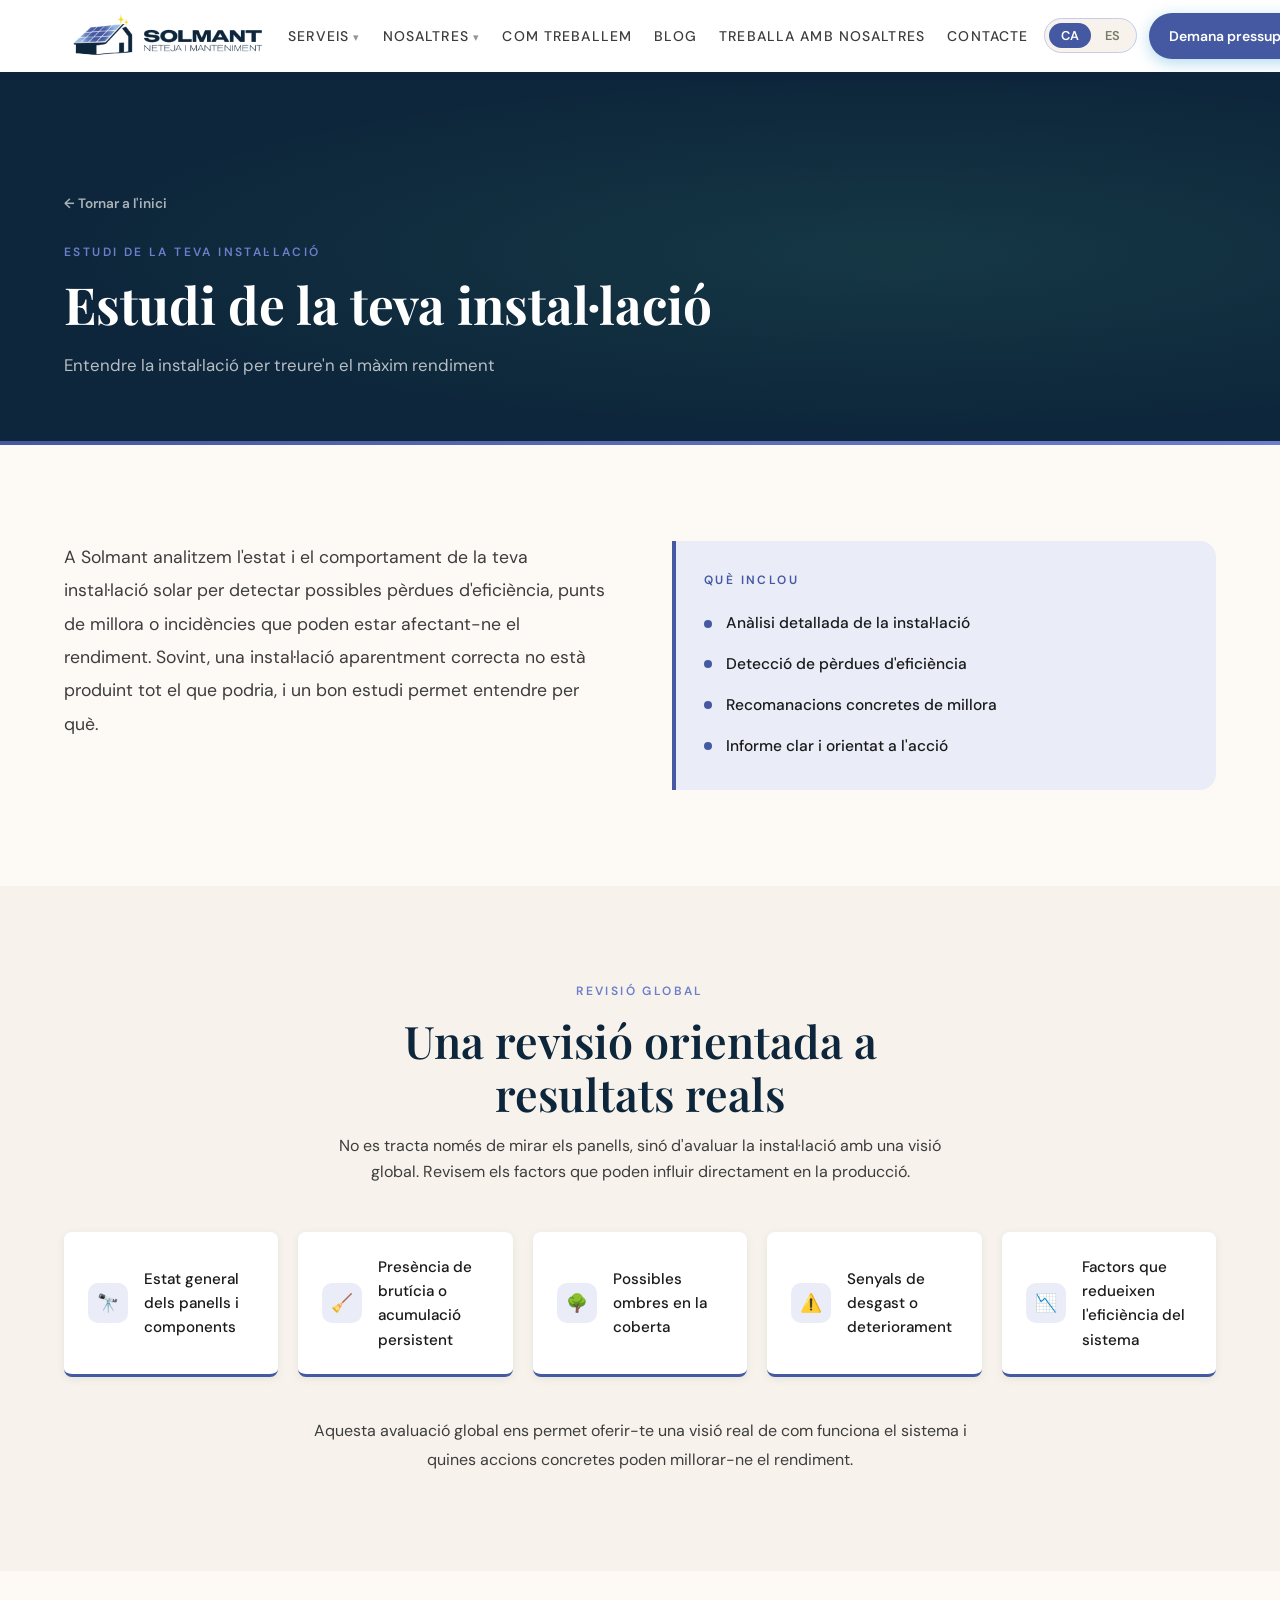
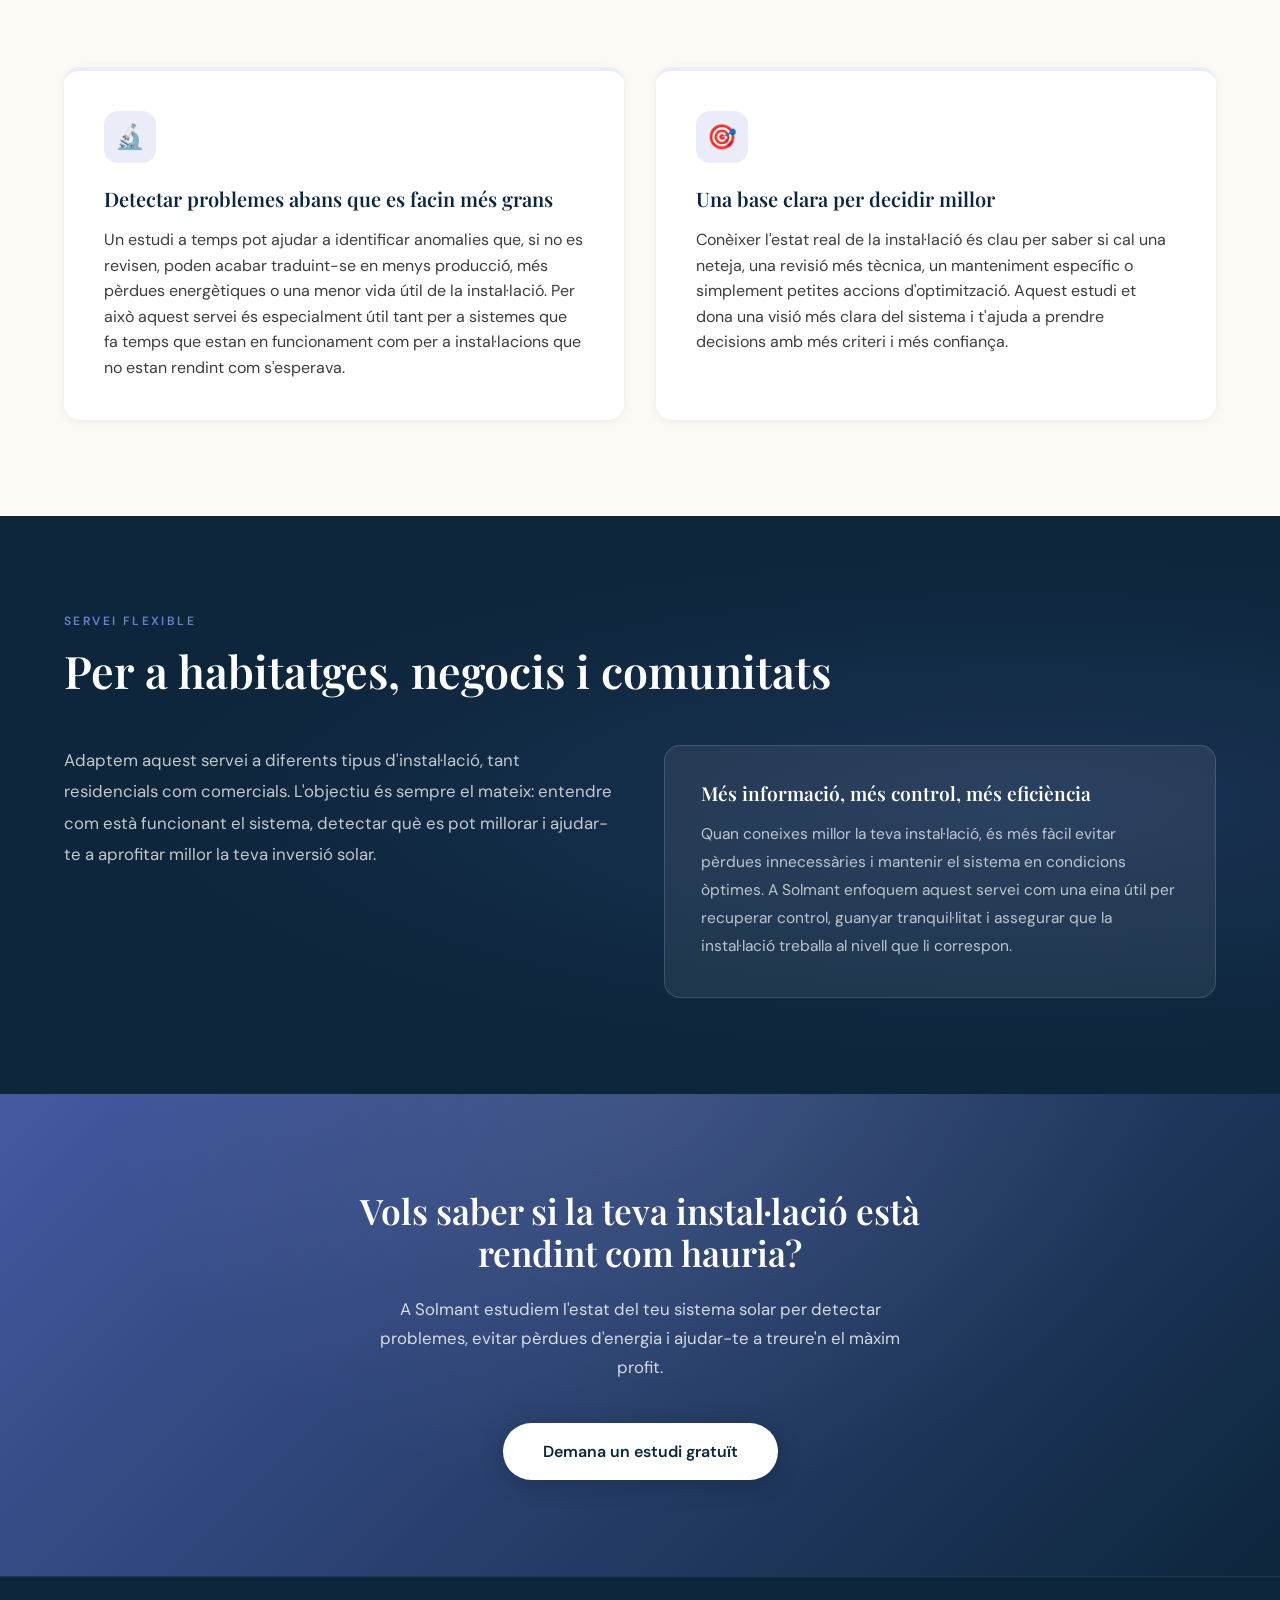
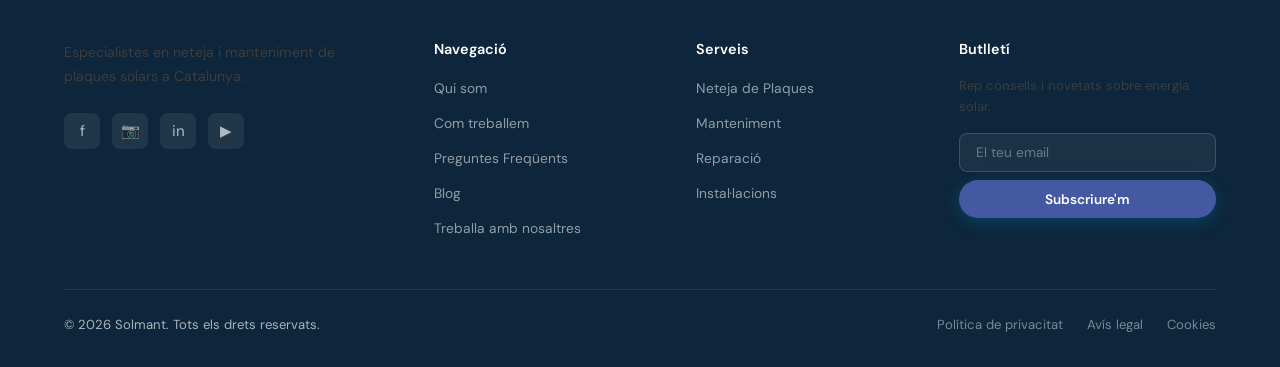
<file: solnat/serveis/estudi-instalacio.html>
<!DOCTYPE html>
<html lang="ca">
<head>
  <meta charset="UTF-8" />
  <meta name="viewport" content="width=device-width, initial-scale=1.0" />
  <meta name="description" content="Solmant – Estudi de la teva instal·lació solar. Detectem pèrdues d'eficiència i proposem millores concretes." />
  <meta property="og:title" content="Estudi de la Instal·lació – Solmant" />
  <meta property="og:description" content="Analitzem l'estat real de la teva instal·lació solar per detectar problemes i treure'n el màxim rendiment." />
  <meta property="og:type" content="website" />
  <meta property="og:image" content="../images/og-image.jpg" />
  <title>Estudi de la teva instal·lació – Solmant</title>
  <link rel="icon" type="image/png" href="../images/logo-solmant.png" />
  <link rel="preconnect" href="https://fonts.googleapis.com" />
  <link rel="preconnect" href="https://fonts.gstatic.com" crossorigin />
  <link rel="stylesheet" href="https://fonts.googleapis.com/css2?family=Playfair+Display:wght@400;600;700&family=DM+Sans:wght@300;400;500;600&display=swap" />
  <link rel="stylesheet" href="../css/style.css" />
</head>
<body>

<nav id="navbar">
  <div class="container nav-inner">
    <a class="nav-logo" href="../index.html">
      <img class="logo-img logo-img--large" src="../images/logo-solmant.png" alt="Solmant – Neteja i Manteniment">
    </a>
    <ul class="nav-links">
      <li class="nav-dropdown">
        <a href="../index.html#services" data-i18n="nav_services">Serveis</a>
        <ul class="dropdown-menu">
          <li><a href="../serveis/neteja-professional.html">Neteja de plaques</a></li>
          <li><a href="../serveis/manteniment-preventiu.html">Manteniment</a></li>
          <li><a href="../index.html#services">Reparació</a></li>
          <li><a href="../serveis/instalacio-residencial.html">Instal·lació Residencial</a></li>
          <li><a href="../serveis/instalacio-comercial.html">Instal·lació Comercial</a></li>
          <li><a href="../serveis/estudi-instalacio.html">Estudi rendiment</a></li>
          <li><a href="../serveis/assessoria-subvencions.html">Assessoria i Subvencions</a></li>
        </ul>
      </li>
      <li class="nav-dropdown">
        <a href="../index.html#about" data-i18n="nav_about">Nosaltres</a>
        <ul class="dropdown-menu">
          <li><a href="../index.html#about" data-i18n="nav_aboutus">Qui som</a></li>
          <li><a href="../index.html#faq" data-i18n="nav_faq">Preguntes Freqüents</a></li>
        </ul>
      </li>
      <li><a href="../index.html#how-it-works" data-i18n="nav_how">Com treballem</a></li>
      <li><a href="../index.html#blog" data-i18n="nav_blog">Blog</a></li>
      <li><a href="../treballa.html" data-i18n="jobs_nav">Treballa amb nosaltres</a></li>
      <li><a href="../index.html#contact" data-i18n="nav_contact">Contacte</a></li>
    </ul>
    <div class="nav-actions">
      <div class="lang-toggle">
        <button class="lang-btn active" data-lang="ca">CA</button>
        <button class="lang-btn" data-lang="es">ES</button>
      </div>
      <a href="../index.html#contact" class="btn btn-primary nav-cta" data-i18n="nav_quote">Demana pressupost</a>
      <button class="hamburger" aria-label="Menú"><span></span><span></span><span></span></button>
    </div>
  </div>
</nav>

<div class="mobile-menu">
  <a href="../index.html#services" data-i18n="nav_services">Serveis</a>
  <div class="mobile-sub">
    <a href="../index.html#services" data-i18n="nav_cleaning">Neteja</a>
    <a href="../index.html#services" data-i18n="nav_maintenance">Manteniment</a>
    <a href="../index.html#services" data-i18n="nav_repair">Reparació</a>
    <a href="../index.html#services" data-i18n="nav_installations">Instal·lacions</a>
  </div>
  <a href="../index.html#about" data-i18n="nav_about">Nosaltres</a>
  <a href="../index.html#how-it-works" data-i18n="nav_how">Com treballem</a>
  <a href="../index.html#blog" data-i18n="nav_blog">Blog</a>
  <a href="../treballa.html" data-i18n="jobs_nav">Treballa amb nosaltres</a>
  <a href="../index.html#contact" class="btn btn-primary" style="text-align:center;margin-top:1rem" data-i18n="nav_quote">Demana pressupost</a>
</div>


<!-- HERO -->
<section class="page-hero srv-detail-hero">
  <div class="container">
    <a href="../index.html" class="back-link" data-i18n="back_btn">← Tornar a l'inici</a>
    <span class="section-label" data-i18n="srv5_title">Estudi de la instal·lació</span>
    <h1 data-i18n="est_hero_h1">Estudi de la teva instal·lació</h1>
    <p data-i18n="est_hero_sub">Entendre la instal·lació per treure'n el màxim rendiment</p>
  </div>
</section>


<!-- INTRO -->
<section class="section">
  <div class="container">
    <div class="srv-intro-grid">
      <div class="srv-intro-text">
        <p class="srv-lead" data-i18n="est_p1">A Solmant analitzem l'estat i el comportament de la teva instal·lació solar per detectar possibles pèrdues d'eficiència, punts de millora o incidències que poden estar afectant-ne el rendiment. Sovint, una instal·lació aparentment correcta no està produint tot el que podria, i un bon estudi permet entendre per què.</p>
      </div>
      <div class="srv-feature-panel">
        <h4 data-i18n="est_feat_label">Què inclou</h4>
        <ul class="srv-feature-list">
          <li><span class="srv-feat-dot"></span><span data-i18n="est_feat1">Anàlisi detallada de la instal·lació</span></li>
          <li><span class="srv-feat-dot"></span><span data-i18n="est_feat2">Detecció de pèrdues d'eficiència</span></li>
          <li><span class="srv-feat-dot"></span><span data-i18n="est_feat3">Recomanacions concretes de millora</span></li>
          <li><span class="srv-feat-dot"></span><span data-i18n="est_feat4">Informe clar i orientat a l'acció</span></li>
        </ul>
      </div>
    </div>
  </div>
</section>


<!-- REVISIÓ GLOBAL -->
<section class="section" style="background:var(--off-white)">
  <div class="container">
    <div class="srv-section-header fade-up">
      <span class="section-label" data-i18n="est_check_label">Revisió global</span>
      <h2 data-i18n="est_check_title">Una revisió orientada a resultats reals</h2>
      <p data-i18n="est_check_intro">No es tracta només de mirar els panells, sinó d'avaluar la instal·lació amb una visió global. Revisem els factors que poden influir directament en la producció.</p>
    </div>
    <div class="srv-checks stagger-children">
      <div class="srv-check-item">
        <div class="srv-check-icon">🔭</div>
        <p data-i18n="est_chk1">Estat general dels panells i components</p>
      </div>
      <div class="srv-check-item">
        <div class="srv-check-icon">🧹</div>
        <p data-i18n="est_chk2">Presència de brutícia o acumulació persistent</p>
      </div>
      <div class="srv-check-item">
        <div class="srv-check-icon">🌳</div>
        <p data-i18n="est_chk3">Possibles ombres en la coberta</p>
      </div>
      <div class="srv-check-item">
        <div class="srv-check-icon">⚠️</div>
        <p data-i18n="est_chk4">Senyals de desgast o deteriorament</p>
      </div>
      <div class="srv-check-item">
        <div class="srv-check-icon">📉</div>
        <p data-i18n="est_chk5">Factors que redueixen l'eficiència del sistema</p>
      </div>
    </div>
    <p class="srv-analysis-end fade-up" data-i18n="est_check_end">Aquesta avaluació global ens permet oferir-te una visió real de com funciona el sistema i quines accions concretes poden millorar-ne el rendiment.</p>
  </div>
</section>


<!-- DETECTAR + BASE CLARA -->
<section class="section">
  <div class="container">
    <div class="srv-split-grid stagger-children">
      <div class="srv-text-block">
        <div class="srv-block-icon">🔬</div>
        <h3 data-i18n="est_detect_title">Detectar problemes abans que es facin més grans</h3>
        <p data-i18n="est_detect_desc">Un estudi a temps pot ajudar a identificar anomalies que, si no es revisen, poden acabar traduint-se en menys producció, més pèrdues energètiques o una menor vida útil de la instal·lació. Per això aquest servei és especialment útil tant per a sistemes que fa temps que estan en funcionament com per a instal·lacions que no estan rendint com s'esperava.</p>
      </div>
      <div class="srv-text-block">
        <div class="srv-block-icon">🎯</div>
        <h3 data-i18n="est_base_title">Una base clara per decidir millor</h3>
        <p data-i18n="est_base_desc">Conèixer l'estat real de la instal·lació és clau per saber si cal una neteja, una revisió més tècnica, un manteniment específic o simplement petites accions d'optimització. Aquest estudi et dona una visió més clara del sistema i t'ajuda a prendre decisions amb més criteri i més confiança.</p>
      </div>
    </div>
  </div>
</section>


<!-- PER A TOTS + MÉS CONTROL -->
<section class="section srv-process-section">
  <div class="container">
    <div class="srv-process-header">
      <span class="section-label" data-i18n="est_adapt_label">Servei flexible</span>
      <h2 data-i18n="est_adapt_title">Per a habitatges, negocis i comunitats</h2>
    </div>
    <div class="srv-process-content">
      <div class="srv-process-text">
        <p data-i18n="est_adapt_desc">Adaptem aquest servei a diferents tipus d'instal·lació, tant residencials com comercials. L'objectiu és sempre el mateix: entendre com està funcionant el sistema, detectar què es pot millorar i ajudar-te a aprofitar millor la teva inversió solar.</p>
      </div>
      <div class="srv-process-panel">
        <h3 data-i18n="est_control_title">Més informació, més control, més eficiència</h3>
        <p data-i18n="est_control_desc">Quan coneixes millor la teva instal·lació, és més fàcil evitar pèrdues innecessàries i mantenir el sistema en condicions òptimes. A Solmant enfoquem aquest servei com una eina útil per recuperar control, guanyar tranquil·litat i assegurar que la instal·lació treballa al nivell que li correspon.</p>
      </div>
    </div>
  </div>
</section>


<!-- CTA -->
<section class="srv-cta">
  <div class="container">
    <h2 data-i18n="est_cta_title">Vols saber si la teva instal·lació està rendint com hauria?</h2>
    <p data-i18n="est_cta_desc">A Solmant estudiem l'estat del teu sistema solar per detectar problemes, evitar pèrdues d'energia i ajudar-te a treure'n el màxim profit.</p>
    <a href="../index.html#contact" class="btn btn-primary" data-i18n="est_cta_btn">Demana un estudi gratuït</a>
  </div>
</section>


<!-- FOOTER -->
<footer id="footer">
  <div class="container">
    <div class="footer-grid">
      <div class="footer-brand">
        <p data-i18n="footer_desc">Experts en energia solar a Catalunya. Instal·lació, neteja i manteniment professional.</p>
        <div class="social-links">
          <a href="#" class="social-link" aria-label="Facebook">f</a>
          <a href="#" class="social-link" aria-label="Instagram">📷</a>
          <a href="#" class="social-link" aria-label="LinkedIn">in</a>
          <a href="#" class="social-link" aria-label="YouTube">▶</a>
        </div>
      </div>
      <div class="footer-col">
        <h4 data-i18n="footer_nav">Navegació</h4>
        <ul>
          <li><a href="../index.html#about" data-i18n="nav_aboutus">Qui som</a></li>
          <li><a href="../index.html#how-it-works" data-i18n="nav_how">Com treballem</a></li>
          <li><a href="../index.html#faq" data-i18n="nav_faq">Preguntes Freqüents</a></li>
          <li><a href="../index.html#blog" data-i18n="nav_blog">Blog</a></li>
          <li><a href="../treballa.html" data-i18n="jobs_nav">Treballa amb nosaltres</a></li>
        </ul>
      </div>
      <div class="footer-col">
        <h4 data-i18n="footer_services">Serveis</h4>
        <ul>
          <li><a href="neteja-professional.html" data-i18n="nav_cleaning">Neteja</a></li>
          <li><a href="manteniment-preventiu.html" data-i18n="nav_maintenance">Manteniment</a></li>
          <li><a href="../index.html#services" data-i18n="nav_repair">Reparació</a></li>
          <li><a href="instalacio-residencial.html" data-i18n="nav_installations">Instal·lacions</a></li>
        </ul>
      </div>
      <div class="footer-col">
        <h4 data-i18n="footer_newsletter_title">Butlletí</h4>
        <p style="font-size:0.82rem;margin-bottom:1rem" data-i18n="footer_newsletter_sub">Rep consells i novetats sobre energia solar.</p>
        <form class="footer-newsletter newsletter-form">
          <input type="email" data-i18n="footer_newsletter_placeholder" placeholder="El teu email" />
          <button type="submit" class="btn btn-primary" data-i18n="footer_newsletter_btn">Subscriure'm</button>
        </form>
      </div>
    </div>
    <div class="footer-bottom">
      <span data-i18n="footer_copy">© 2026 Solmant. Tots els drets reservats.</span>
      <div class="footer-links">
        <a href="../pages/ca/privacitat.html" data-i18n="footer_privacy">Política de privacitat</a>
        <a href="../pages/ca/avis-legal.html" data-i18n="footer_terms">Avís legal</a>
        <a href="../pages/ca/cookies.html" data-i18n="footer_cookies">Cookies</a>
      </div>
    </div>
  </div>
</footer>

<script src="../js/main.js"></script>
</body>
</html>
</file>
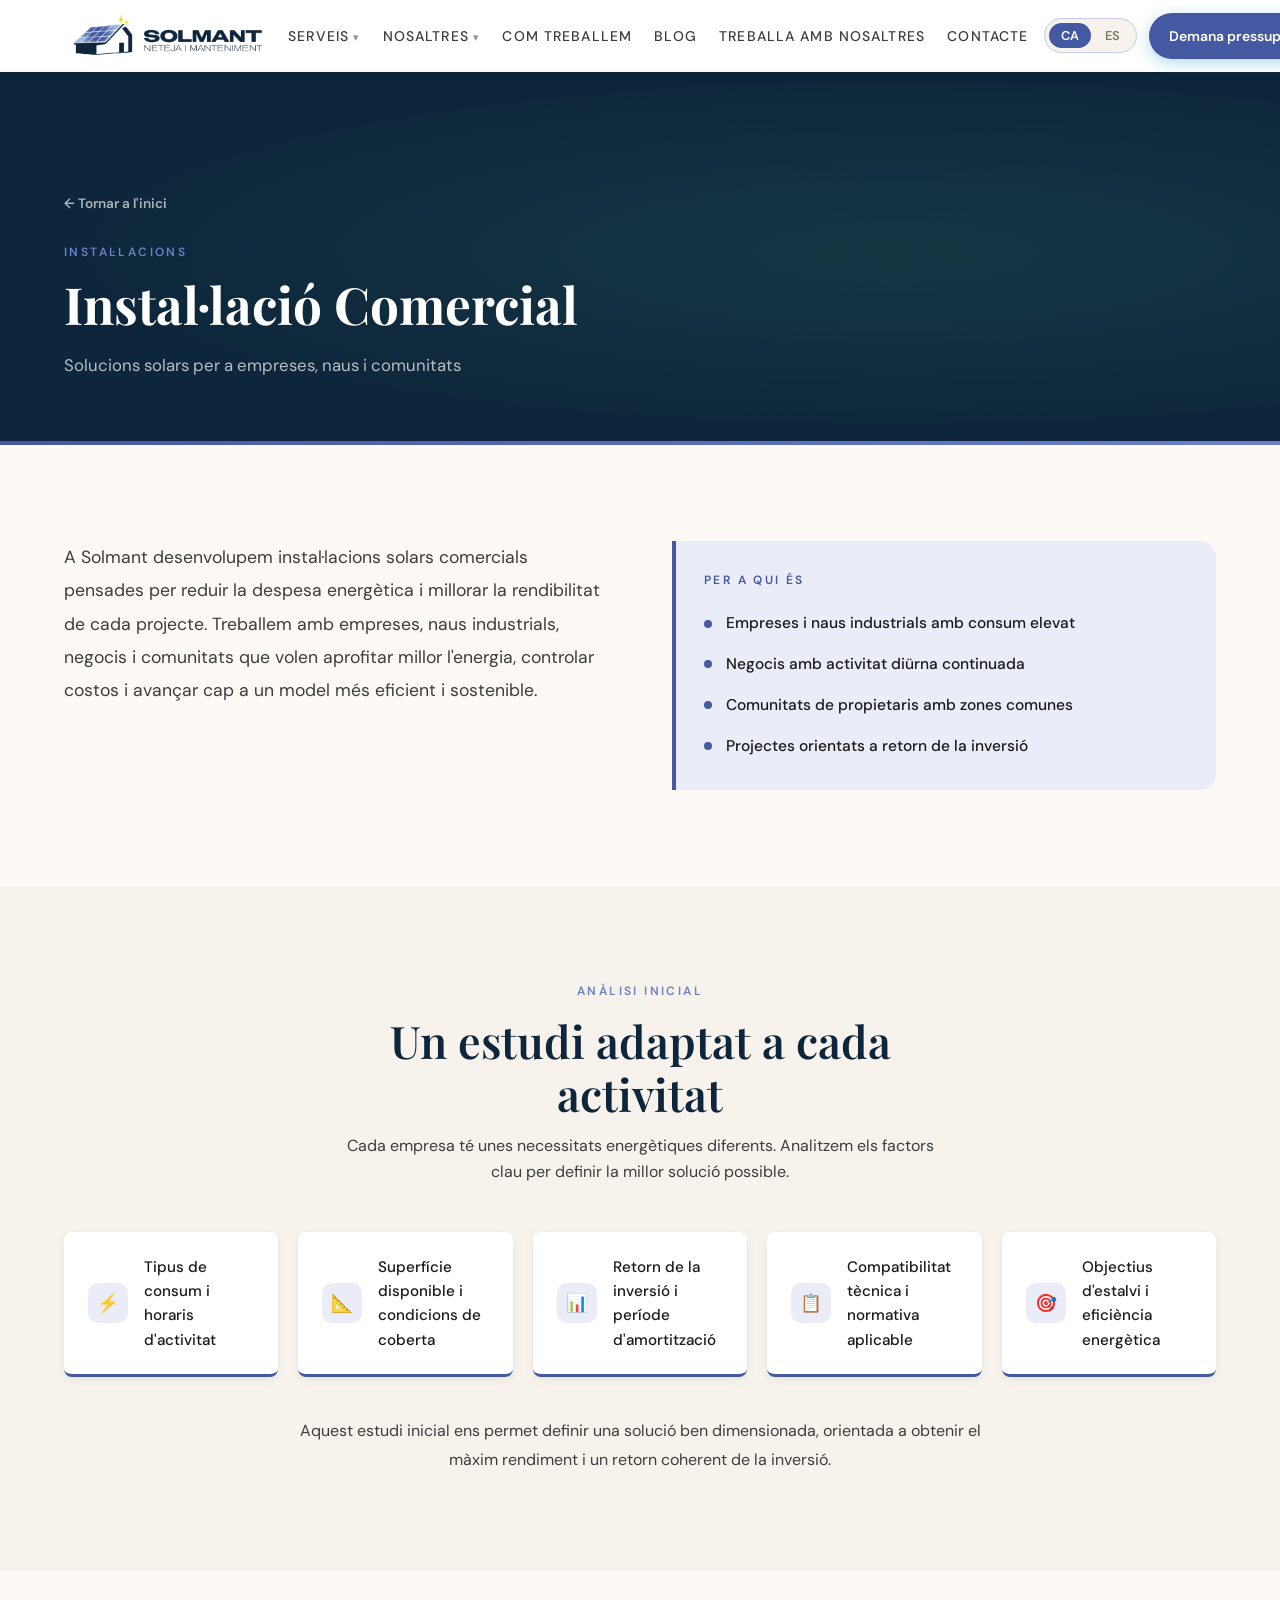
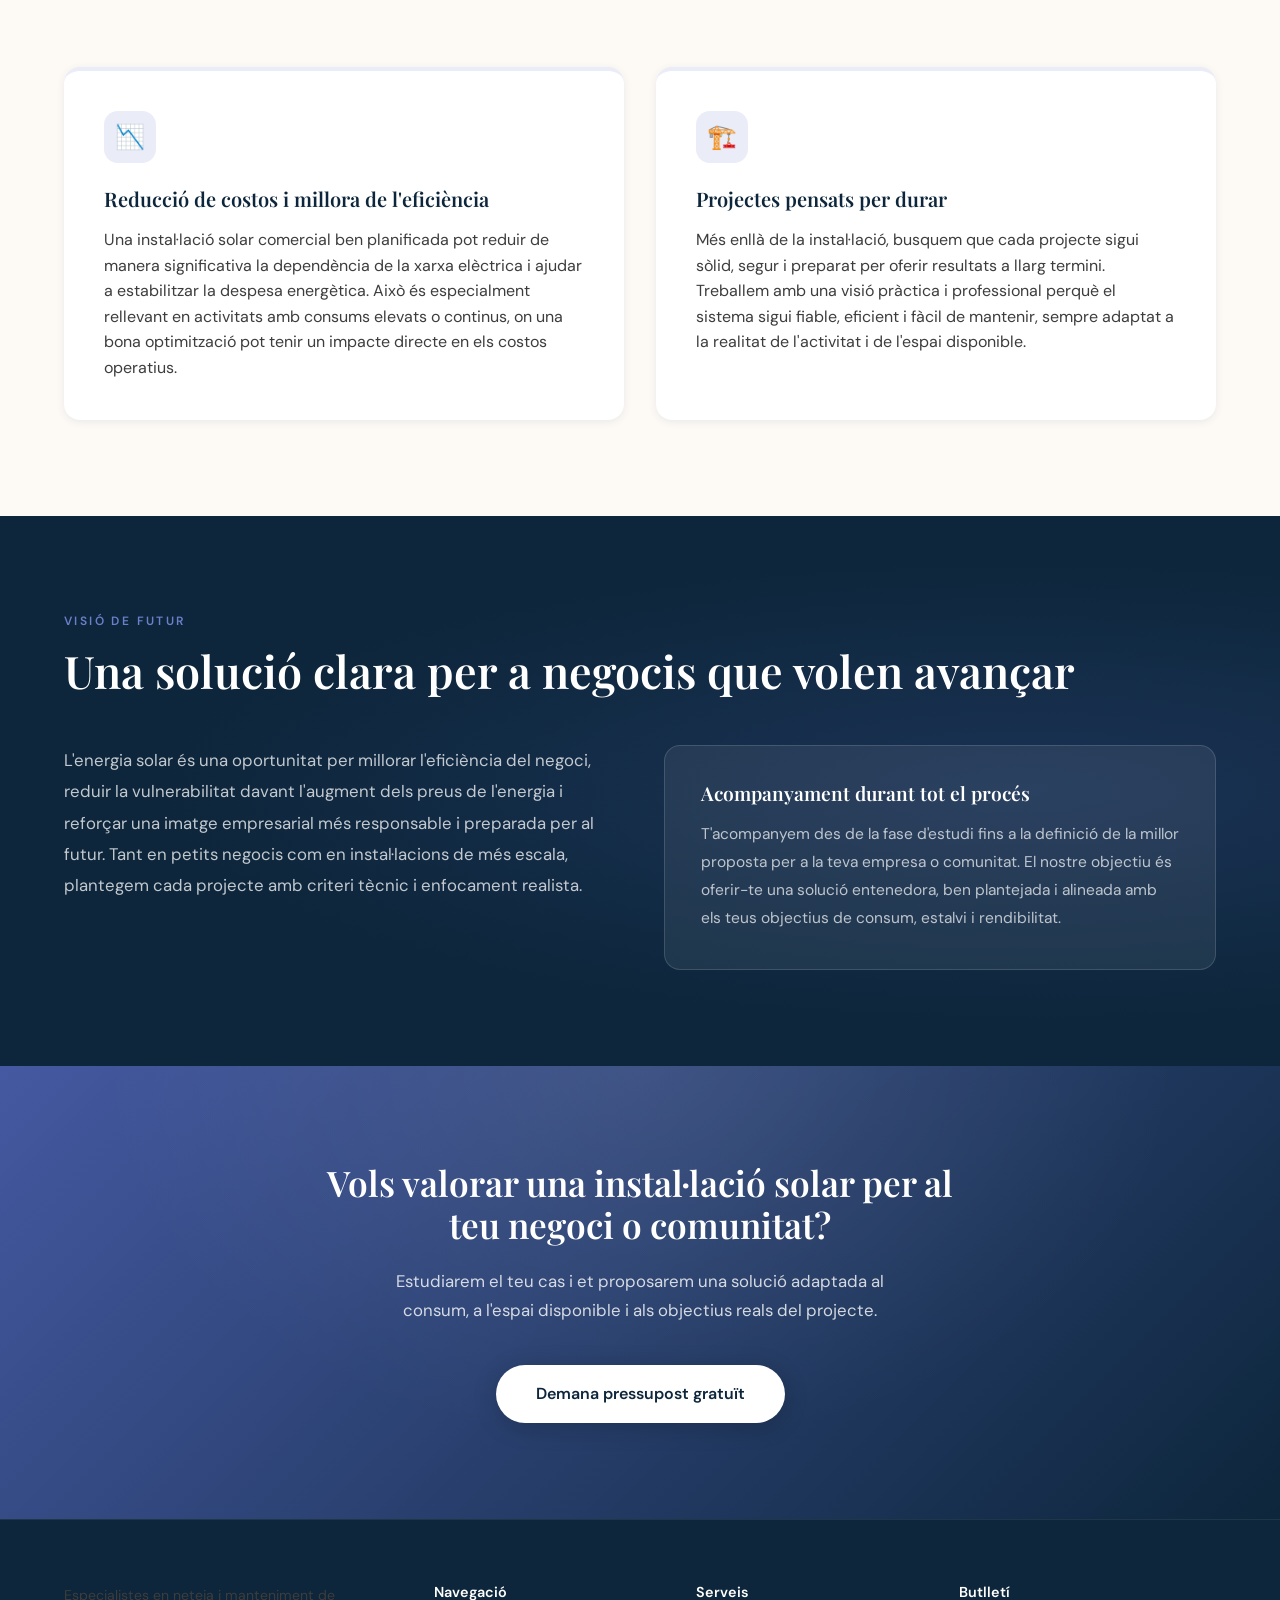
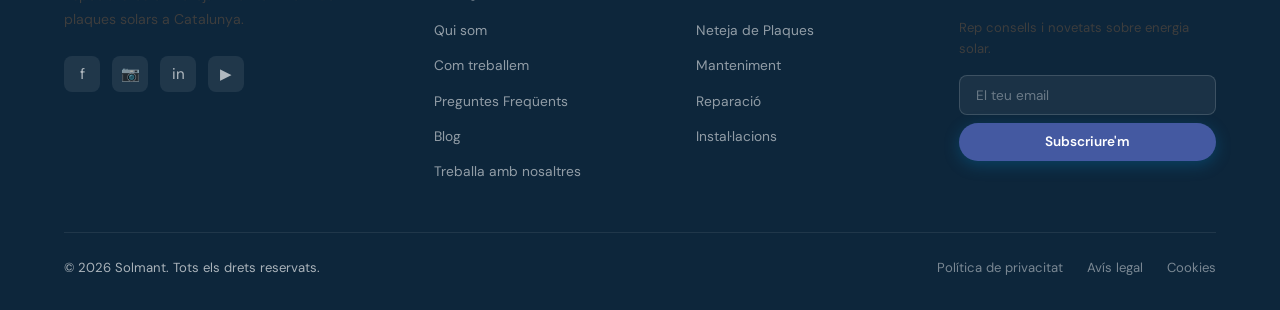
<file: solnat/serveis/instalacio-comercial.html>
<!DOCTYPE html>
<html lang="ca">
<head>
  <meta charset="UTF-8" />
  <meta name="viewport" content="width=device-width, initial-scale=1.0" />
  <meta name="description" content="Solmant – Instal·lació Comercial. Solucions solars per a empreses, naus industrials i comunitats a Catalunya." />
  <meta property="og:title" content="Instal·lació Comercial – Solmant" />
  <meta property="og:description" content="Solucions solars per a empreses, naus i comunitats. Reducció de costos i millora de l'eficiència energètica." />
  <meta property="og:type" content="website" />
  <meta property="og:image" content="../images/og-image.jpg" />
  <title>Instal·lació Comercial – Solmant</title>
  <link rel="icon" type="image/png" href="../images/logo-solmant.png" />
  <link rel="preconnect" href="https://fonts.googleapis.com" />
  <link rel="preconnect" href="https://fonts.gstatic.com" crossorigin />
  <link rel="stylesheet" href="https://fonts.googleapis.com/css2?family=Playfair+Display:wght@400;600;700&family=DM+Sans:wght@300;400;500;600&display=swap" />
  <link rel="stylesheet" href="../css/style.css" />
</head>
<body>

<nav id="navbar">
  <div class="container nav-inner">
    <a class="nav-logo" href="../index.html">
      <img class="logo-img logo-img--large" src="../images/logo-solmant.png" alt="Solmant – Neteja i Manteniment">
    </a>
    <ul class="nav-links">
      <li class="nav-dropdown">
        <a href="../index.html#services" data-i18n="nav_services">Serveis</a>
        <ul class="dropdown-menu">
          <li><a href="../serveis/neteja-professional.html">Neteja de plaques</a></li>
          <li><a href="../serveis/manteniment-preventiu.html">Manteniment</a></li>
          <li><a href="../index.html#services">Reparació</a></li>
          <li><a href="../serveis/instalacio-residencial.html">Instal·lació Residencial</a></li>
          <li><a href="../serveis/instalacio-comercial.html">Instal·lació Comercial</a></li>
          <li><a href="../serveis/estudi-instalacio.html">Estudi rendiment</a></li>
          <li><a href="../serveis/assessoria-subvencions.html">Assessoria i Subvencions</a></li>
        </ul>
      </li>
      <li class="nav-dropdown">
        <a href="../index.html#about" data-i18n="nav_about">Nosaltres</a>
        <ul class="dropdown-menu">
          <li><a href="../index.html#about" data-i18n="nav_aboutus">Qui som</a></li>
          <li><a href="../index.html#faq" data-i18n="nav_faq">Preguntes Freqüents</a></li>
        </ul>
      </li>
      <li><a href="../index.html#how-it-works" data-i18n="nav_how">Com treballem</a></li>
      <li><a href="../index.html#blog" data-i18n="nav_blog">Blog</a></li>
      <li><a href="../treballa.html" data-i18n="jobs_nav">Treballa amb nosaltres</a></li>
      <li><a href="../index.html#contact" data-i18n="nav_contact">Contacte</a></li>
    </ul>
    <div class="nav-actions">
      <div class="lang-toggle">
        <button class="lang-btn active" data-lang="ca">CA</button>
        <button class="lang-btn" data-lang="es">ES</button>
      </div>
      <a href="../index.html#contact" class="btn btn-primary nav-cta" data-i18n="nav_quote">Demana pressupost</a>
      <button class="hamburger" aria-label="Menú"><span></span><span></span><span></span></button>
    </div>
  </div>
</nav>

<div class="mobile-menu">
  <a href="../index.html#services" data-i18n="nav_services">Serveis</a>
  <div class="mobile-sub">
    <a href="../index.html#services" data-i18n="nav_cleaning">Neteja</a>
    <a href="../index.html#services" data-i18n="nav_maintenance">Manteniment</a>
    <a href="../index.html#services" data-i18n="nav_repair">Reparació</a>
    <a href="../index.html#services" data-i18n="nav_installations">Instal·lacions</a>
  </div>
  <a href="../index.html#about" data-i18n="nav_about">Nosaltres</a>
  <a href="../index.html#how-it-works" data-i18n="nav_how">Com treballem</a>
  <a href="../index.html#blog" data-i18n="nav_blog">Blog</a>
  <a href="../treballa.html" data-i18n="jobs_nav">Treballa amb nosaltres</a>
  <a href="../index.html#contact" class="btn btn-primary" style="text-align:center;margin-top:1rem" data-i18n="nav_quote">Demana pressupost</a>
</div>


<!-- HERO -->
<section class="page-hero srv-detail-hero">
  <div class="container">
    <a href="../index.html" class="back-link" data-i18n="back_btn">← Tornar a l'inici</a>
    <span class="section-label" data-i18n="nav_installations">Instal·lacions</span>
    <h1 data-i18n="srv2_title">Instal·lació Comercial</h1>
    <p data-i18n="com_hero_sub">Solucions solars per a empreses, naus i comunitats</p>
  </div>
</section>


<!-- INTRO -->
<section class="section">
  <div class="container">
    <div class="srv-intro-grid">
      <div class="srv-intro-text">
        <p class="srv-lead" data-i18n="com_p1">A Solmant desenvolupem instal·lacions solars comercials pensades per reduir la despesa energètica i millorar la rendibilitat de cada projecte. Treballem amb empreses, naus industrials, negocis i comunitats que volen aprofitar millor l'energia, controlar costos i avançar cap a un model més eficient i sostenible.</p>
      </div>
      <div class="srv-feature-panel">
        <h4 data-i18n="com_feat_label">Per a qui és</h4>
        <ul class="srv-feature-list">
          <li><span class="srv-feat-dot"></span><span data-i18n="com_feat1">Empreses i naus industrials amb consum elevat</span></li>
          <li><span class="srv-feat-dot"></span><span data-i18n="com_feat2">Negocis amb activitat diürna continuada</span></li>
          <li><span class="srv-feat-dot"></span><span data-i18n="com_feat3">Comunitats de propietaris amb zones comunes</span></li>
          <li><span class="srv-feat-dot"></span><span data-i18n="com_feat4">Projectes orientats a retorn de la inversió</span></li>
        </ul>
      </div>
    </div>
  </div>
</section>


<!-- ESTUDI ADAPTAT -->
<section class="section" style="background:var(--off-white)">
  <div class="container">
    <div class="srv-section-header fade-up">
      <span class="section-label" data-i18n="com_analysis_label">Anàlisi inicial</span>
      <h2 data-i18n="com_analysis_title">Un estudi adaptat a cada activitat</h2>
      <p data-i18n="com_analysis_intro">Cada empresa té unes necessitats energètiques diferents. Analitzem els factors clau per definir la millor solució possible.</p>
    </div>
    <div class="srv-checks stagger-children">
      <div class="srv-check-item">
        <div class="srv-check-icon">⚡</div>
        <p data-i18n="com_chk1">Tipus de consum i horaris d'activitat</p>
      </div>
      <div class="srv-check-item">
        <div class="srv-check-icon">📐</div>
        <p data-i18n="com_chk2">Superfície disponible i condicions de coberta</p>
      </div>
      <div class="srv-check-item">
        <div class="srv-check-icon">📊</div>
        <p data-i18n="com_chk3">Retorn de la inversió i període d'amortització</p>
      </div>
      <div class="srv-check-item">
        <div class="srv-check-icon">📋</div>
        <p data-i18n="com_chk4">Compatibilitat tècnica i normativa aplicable</p>
      </div>
      <div class="srv-check-item">
        <div class="srv-check-icon">🎯</div>
        <p data-i18n="com_chk5">Objectius d'estalvi i eficiència energètica</p>
      </div>
    </div>
    <p class="srv-analysis-end fade-up" data-i18n="com_analysis_end">Aquest estudi inicial ens permet definir una solució ben dimensionada, orientada a obtenir el màxim rendiment i un retorn coherent de la inversió.</p>
  </div>
</section>


<!-- REDUCCIÓ + DURABILITAT -->
<section class="section">
  <div class="container">
    <div class="srv-split-grid stagger-children">
      <div class="srv-text-block">
        <div class="srv-block-icon">📉</div>
        <h3 data-i18n="com_cost_title">Reducció de costos i millora de l'eficiència</h3>
        <p data-i18n="com_cost_desc">Una instal·lació solar comercial ben planificada pot reduir de manera significativa la dependència de la xarxa elèctrica i ajudar a estabilitzar la despesa energètica. Això és especialment rellevant en activitats amb consums elevats o continus, on una bona optimització pot tenir un impacte directe en els costos operatius.</p>
      </div>
      <div class="srv-text-block">
        <div class="srv-block-icon">🏗️</div>
        <h3 data-i18n="com_durable_title">Projectes pensats per durar</h3>
        <p data-i18n="com_durable_desc">Més enllà de la instal·lació, busquem que cada projecte sigui sòlid, segur i preparat per oferir resultats a llarg termini. Treballem amb una visió pràctica i professional perquè el sistema sigui fiable, eficient i fàcil de mantenir, sempre adaptat a la realitat de l'activitat i de l'espai disponible.</p>
      </div>
    </div>
  </div>
</section>


<!-- SOLUCIÓ + ACOMPANYAMENT -->
<section class="section srv-process-section">
  <div class="container">
    <div class="srv-process-header">
      <span class="section-label" data-i18n="com_future_label">Visió de futur</span>
      <h2 data-i18n="com_future_title">Una solució clara per a negocis que volen avançar</h2>
    </div>
    <div class="srv-process-content">
      <div class="srv-process-text">
        <p data-i18n="com_future_desc">L'energia solar és una oportunitat per millorar l'eficiència del negoci, reduir la vulnerabilitat davant l'augment dels preus de l'energia i reforçar una imatge empresarial més responsable i preparada per al futur. Tant en petits negocis com en instal·lacions de més escala, plantegem cada projecte amb criteri tècnic i enfocament realista.</p>
      </div>
      <div class="srv-process-panel">
        <h3 data-i18n="com_process_title">Acompanyament durant tot el procés</h3>
        <p data-i18n="com_process_desc">T'acompanyem des de la fase d'estudi fins a la definició de la millor proposta per a la teva empresa o comunitat. El nostre objectiu és oferir-te una solució entenedora, ben plantejada i alineada amb els teus objectius de consum, estalvi i rendibilitat.</p>
      </div>
    </div>
  </div>
</section>


<!-- CTA -->
<section class="srv-cta">
  <div class="container">
    <h2 data-i18n="com_cta_title">Vols valorar una instal·lació solar per al teu negoci o comunitat?</h2>
    <p data-i18n="com_cta_desc">Estudiarem el teu cas i et proposarem una solució adaptada al consum, a l'espai disponible i als objectius reals del projecte.</p>
    <a href="../index.html#contact" class="btn btn-primary" data-i18n="com_cta_btn">Demana pressupost gratuït</a>
  </div>
</section>


<!-- FOOTER -->
<footer id="footer">
  <div class="container">
    <div class="footer-grid">
      <div class="footer-brand">
        <p data-i18n="footer_desc">Experts en energia solar a Catalunya. Instal·lació, neteja i manteniment professional.</p>
        <div class="social-links">
          <a href="#" class="social-link" aria-label="Facebook">f</a>
          <a href="#" class="social-link" aria-label="Instagram">📷</a>
          <a href="#" class="social-link" aria-label="LinkedIn">in</a>
          <a href="#" class="social-link" aria-label="YouTube">▶</a>
        </div>
      </div>
      <div class="footer-col">
        <h4 data-i18n="footer_nav">Navegació</h4>
        <ul>
          <li><a href="../index.html#about" data-i18n="nav_aboutus">Qui som</a></li>
          <li><a href="../index.html#how-it-works" data-i18n="nav_how">Com treballem</a></li>
          <li><a href="../index.html#faq" data-i18n="nav_faq">Preguntes Freqüents</a></li>
          <li><a href="../index.html#blog" data-i18n="nav_blog">Blog</a></li>
          <li><a href="../treballa.html" data-i18n="jobs_nav">Treballa amb nosaltres</a></li>
        </ul>
      </div>
      <div class="footer-col">
        <h4 data-i18n="footer_services">Serveis</h4>
        <ul>
          <li><a href="../index.html#services" data-i18n="nav_cleaning">Neteja</a></li>
          <li><a href="../index.html#services" data-i18n="nav_maintenance">Manteniment</a></li>
          <li><a href="../index.html#services" data-i18n="nav_repair">Reparació</a></li>
          <li><a href="instalacio-residencial.html" data-i18n="nav_installations">Instal·lacions</a></li>
        </ul>
      </div>
      <div class="footer-col">
        <h4 data-i18n="footer_newsletter_title">Butlletí</h4>
        <p style="font-size:0.82rem;margin-bottom:1rem" data-i18n="footer_newsletter_sub">Rep consells i novetats sobre energia solar.</p>
        <form class="footer-newsletter newsletter-form">
          <input type="email" data-i18n="footer_newsletter_placeholder" placeholder="El teu email" />
          <button type="submit" class="btn btn-primary" data-i18n="footer_newsletter_btn">Subscriure'm</button>
        </form>
      </div>
    </div>
    <div class="footer-bottom">
      <span data-i18n="footer_copy">© 2026 Solmant. Tots els drets reservats.</span>
      <div class="footer-links">
        <a href="../pages/ca/privacitat.html" data-i18n="footer_privacy">Política de privacitat</a>
        <a href="../pages/ca/avis-legal.html" data-i18n="footer_terms">Avís legal</a>
        <a href="../pages/ca/cookies.html" data-i18n="footer_cookies">Cookies</a>
      </div>
    </div>
  </div>
</footer>

<script src="../js/main.js"></script>
</body>
</html>
</file>
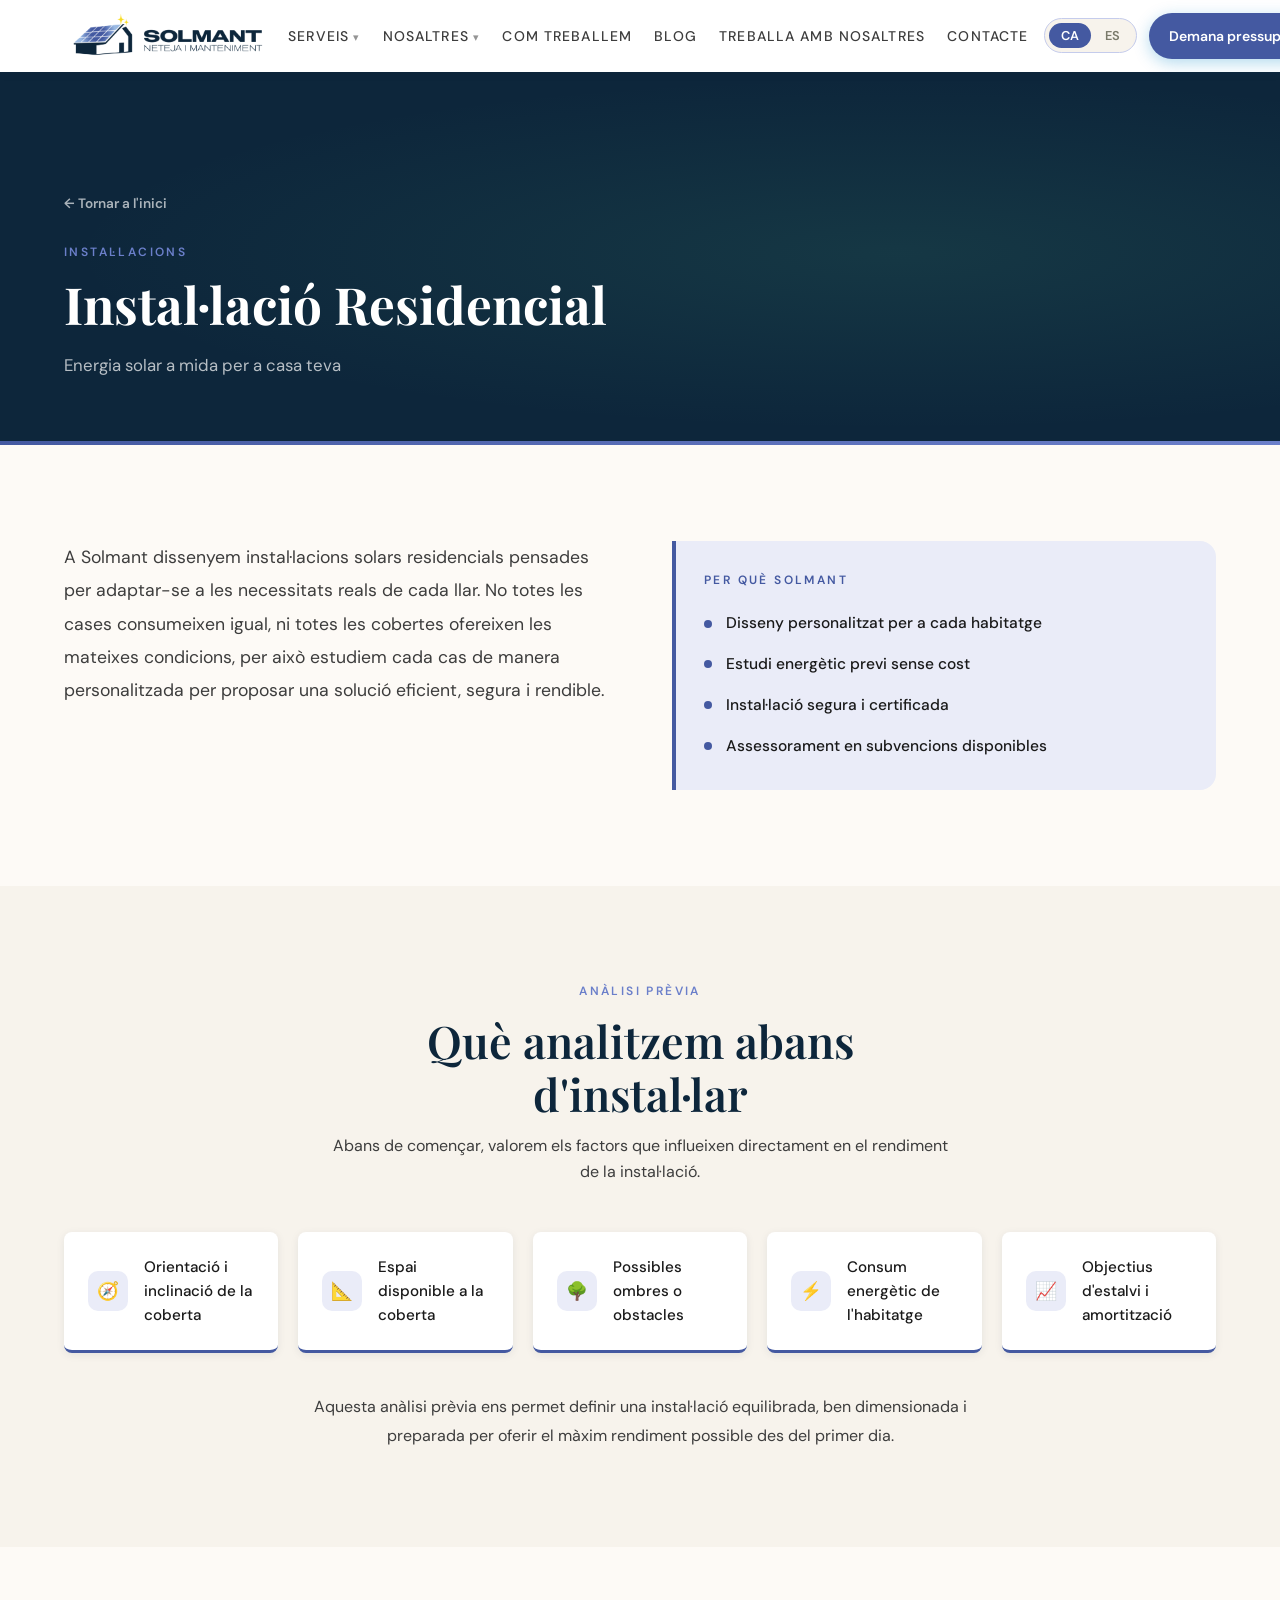
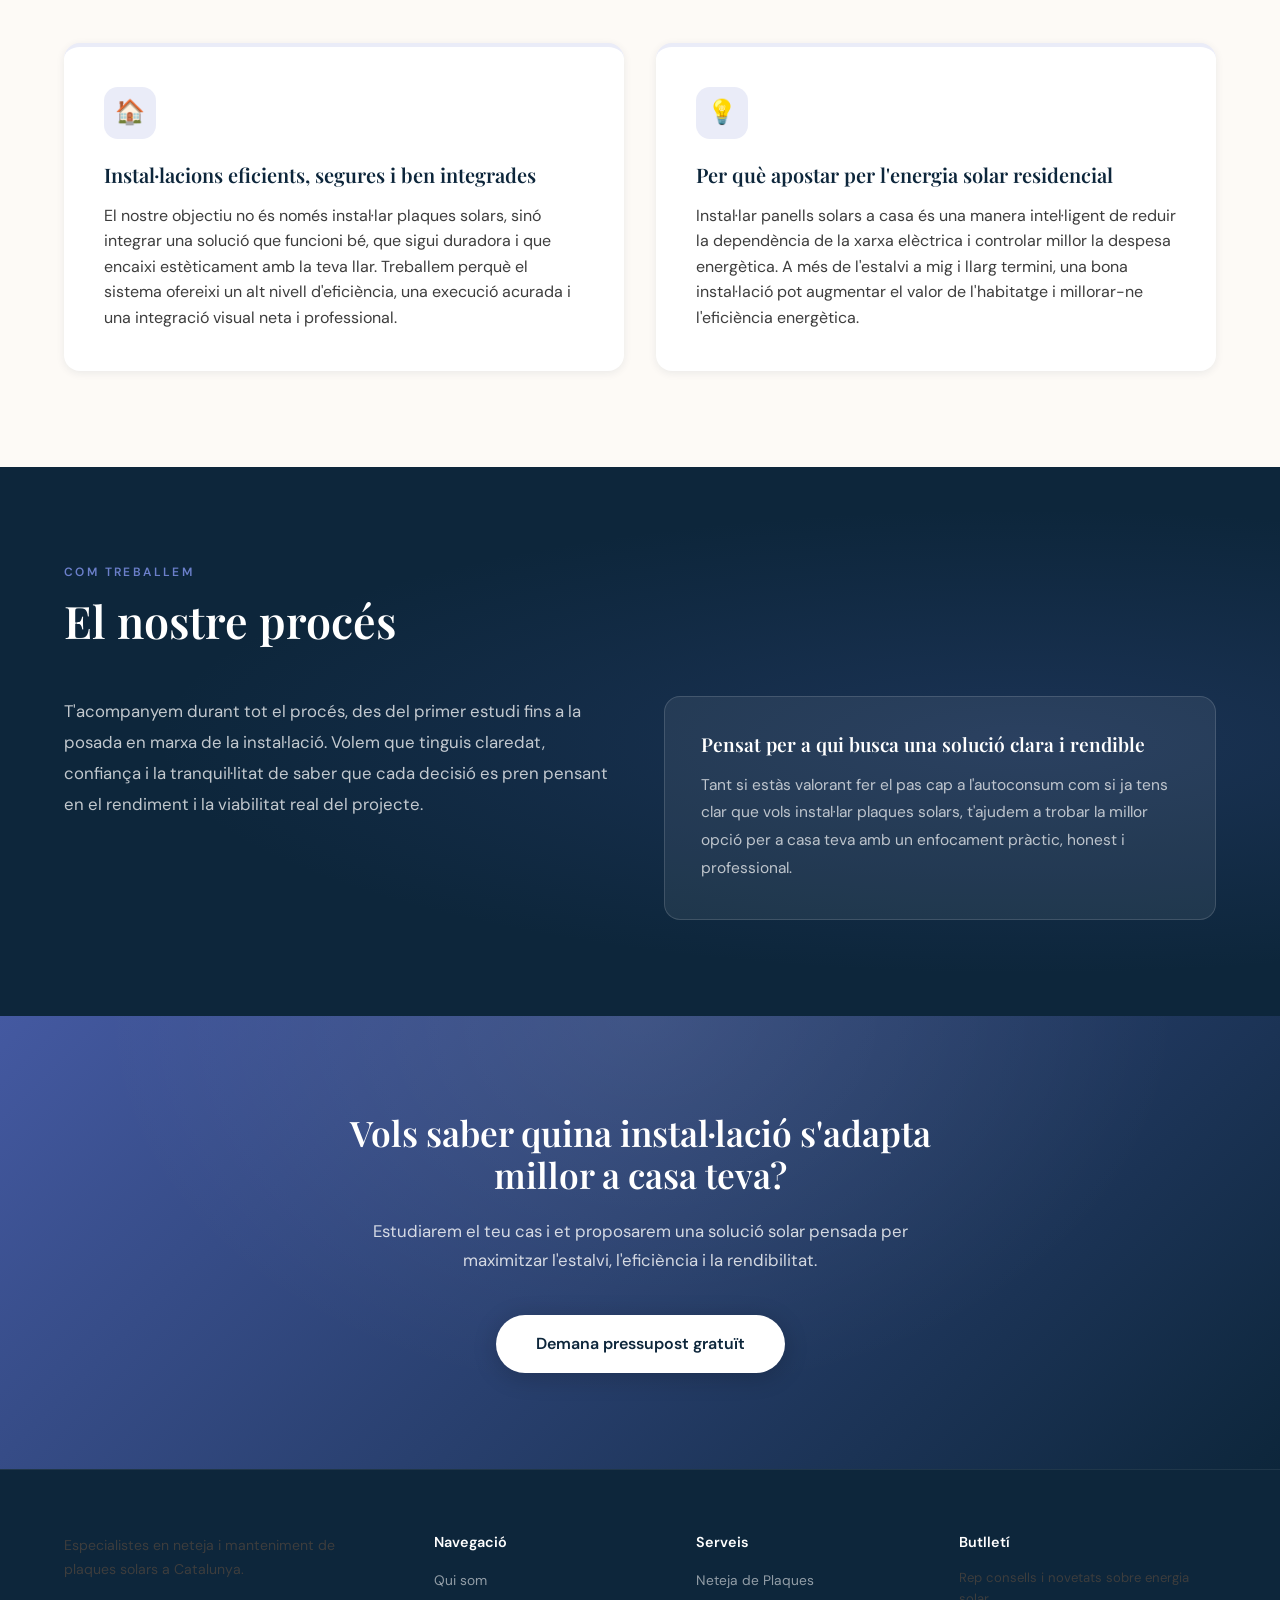
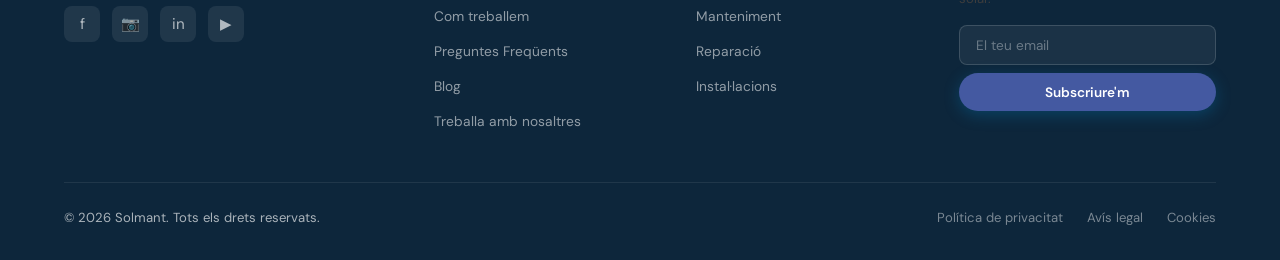
<file: solnat/serveis/instalacio-residencial.html>
<!DOCTYPE html>
<html lang="ca">
<head>
  <meta charset="UTF-8" />
  <meta name="viewport" content="width=device-width, initial-scale=1.0" />
  <meta name="description" content="Solmant – Instal·lació Residencial. Dissenyem sistemes solars a mida per a cases i xalets a Catalunya." />
  <meta property="og:title" content="Instal·lació Residencial – Solmant" />
  <meta property="og:description" content="Energia solar a mida per a casa teva. Disseny, instal·lació i posada en marxa professional." />
  <meta property="og:type" content="website" />
  <meta property="og:image" content="../images/og-image.jpg" />
  <title>Instal·lació Residencial – Solmant</title>
  <link rel="icon" type="image/png" href="../images/logo-solmant.png" />
  <link rel="preconnect" href="https://fonts.googleapis.com" />
  <link rel="preconnect" href="https://fonts.gstatic.com" crossorigin />
  <link rel="stylesheet" href="https://fonts.googleapis.com/css2?family=Playfair+Display:wght@400;600;700&family=DM+Sans:wght@300;400;500;600&display=swap" />
  <link rel="stylesheet" href="../css/style.css" />
</head>
<body>

<!-- ═══════════════════════════════════════
     NAVBAR
════════════════════════════════════════ -->
<nav id="navbar">
  <div class="container nav-inner">

    <a class="nav-logo" href="../index.html">
      <img class="logo-img logo-img--large" src="../images/logo-solmant.png" alt="Solmant – Neteja i Manteniment">
    </a>

    <ul class="nav-links">
      <li class="nav-dropdown">
        <a href="../index.html#services" data-i18n="nav_services">Serveis</a>
        <ul class="dropdown-menu">
          <li><a href="../serveis/neteja-professional.html">Neteja de plaques</a></li>
          <li><a href="../serveis/manteniment-preventiu.html">Manteniment</a></li>
          <li><a href="../index.html#services">Reparació</a></li>
          <li><a href="../serveis/instalacio-residencial.html">Instal·lació Residencial</a></li>
          <li><a href="../serveis/instalacio-comercial.html">Instal·lació Comercial</a></li>
          <li><a href="../serveis/estudi-instalacio.html">Estudi rendiment</a></li>
          <li><a href="../serveis/assessoria-subvencions.html">Assessoria i Subvencions</a></li>
        </ul>
      </li>
      <li class="nav-dropdown">
        <a href="../index.html#about" data-i18n="nav_about">Nosaltres</a>
        <ul class="dropdown-menu">
          <li><a href="../index.html#about" data-i18n="nav_aboutus">Qui som</a></li>
          <li><a href="../index.html#faq" data-i18n="nav_faq">Preguntes Freqüents</a></li>
        </ul>
      </li>
      <li><a href="../index.html#how-it-works" data-i18n="nav_how">Com treballem</a></li>
      <li><a href="../index.html#blog" data-i18n="nav_blog">Blog</a></li>
      <li><a href="../treballa.html" data-i18n="jobs_nav">Treballa amb nosaltres</a></li>
      <li><a href="../index.html#contact" data-i18n="nav_contact">Contacte</a></li>
    </ul>

    <div class="nav-actions">
      <div class="lang-toggle">
        <button class="lang-btn active" data-lang="ca">CA</button>
        <button class="lang-btn" data-lang="es">ES</button>
      </div>
      <a href="../index.html#contact" class="btn btn-primary nav-cta" data-i18n="nav_quote">Demana pressupost</a>
      <button class="hamburger" aria-label="Menú">
        <span></span><span></span><span></span>
      </button>
    </div>

  </div>
</nav>

<!-- Mobile menu -->
<div class="mobile-menu">
  <a href="../index.html#services" data-i18n="nav_services">Serveis</a>
  <div class="mobile-sub">
    <a href="../index.html#services" data-i18n="nav_cleaning">Neteja</a>
    <a href="../index.html#services" data-i18n="nav_maintenance">Manteniment</a>
    <a href="../index.html#services" data-i18n="nav_repair">Reparació</a>
    <a href="../index.html#services" data-i18n="nav_installations">Instal·lacions</a>
  </div>
  <a href="../index.html#about" data-i18n="nav_about">Nosaltres</a>
  <a href="../index.html#how-it-works" data-i18n="nav_how">Com treballem</a>
  <a href="../index.html#blog" data-i18n="nav_blog">Blog</a>
  <a href="../treballa.html" data-i18n="jobs_nav">Treballa amb nosaltres</a>
  <a href="../index.html#contact" class="btn btn-primary" style="text-align:center;margin-top:1rem" data-i18n="nav_quote">Demana pressupost</a>
</div>


<!-- ═══════════════════════════════════════
     PAGE HERO
════════════════════════════════════════ -->
<section class="page-hero srv-detail-hero">
  <div class="container">
    <a href="../index.html" class="back-link" data-i18n="back_btn">← Tornar a l'inici</a>
    <span class="section-label" data-i18n="nav_installations">Instal·lacions</span>
    <h1 data-i18n="srv1_title">Instal·lació Residencial</h1>
    <p data-i18n="res_hero_sub">Energia solar a mida per a casa teva</p>
  </div>
</section>


<!-- ═══════════════════════════════════════
     INTRO
════════════════════════════════════════ -->
<section class="section">
  <div class="container">
    <div class="srv-intro-grid">

      <div class="srv-intro-text">
        <p class="srv-lead" data-i18n="res_p1">A Solmant dissenyem instal·lacions solars residencials pensades per adaptar-se a les necessitats reals de cada llar. No totes les cases consumeixen igual, ni totes les cobertes ofereixen les mateixes condicions, per això estudiem cada cas de manera personalitzada per proposar una solució eficient, segura i rendible.</p>
      </div>

      <div class="srv-feature-panel">
        <h4 data-i18n="res_feat_label">Per què Solmant</h4>
        <ul class="srv-feature-list">
          <li><span class="srv-feat-dot"></span><span data-i18n="res_feat1">Disseny personalitzat per a cada habitatge</span></li>
          <li><span class="srv-feat-dot"></span><span data-i18n="res_feat2">Estudi energètic previ sense cost</span></li>
          <li><span class="srv-feat-dot"></span><span data-i18n="res_feat3">Instal·lació segura i certificada</span></li>
          <li><span class="srv-feat-dot"></span><span data-i18n="res_feat4">Assessorament en subvencions disponibles</span></li>
        </ul>
      </div>

    </div>
  </div>
</section>


<!-- ═══════════════════════════════════════
     QUÈ ANALITZEM
════════════════════════════════════════ -->
<section class="section" style="background:var(--off-white)">
  <div class="container">

    <div class="srv-section-header fade-up">
      <span class="section-label" data-i18n="res_analysis_label">Anàlisi prèvia</span>
      <h2 data-i18n="res_analysis_title">Què analitzem abans d'instal·lar</h2>
      <p data-i18n="res_analysis_intro">Abans de començar, valorem els factors que influeixen directament en el rendiment de la instal·lació.</p>
    </div>

    <div class="srv-checks stagger-children">

      <div class="srv-check-item">
        <div class="srv-check-icon">🧭</div>
        <p data-i18n="res_chk1">Orientació i inclinació de la coberta</p>
      </div>

      <div class="srv-check-item">
        <div class="srv-check-icon">📐</div>
        <p data-i18n="res_chk2">Espai disponible a la coberta</p>
      </div>

      <div class="srv-check-item">
        <div class="srv-check-icon">🌳</div>
        <p data-i18n="res_chk3">Possibles ombres o obstacles</p>
      </div>

      <div class="srv-check-item">
        <div class="srv-check-icon">⚡</div>
        <p data-i18n="res_chk4">Consum energètic de l'habitatge</p>
      </div>

      <div class="srv-check-item">
        <div class="srv-check-icon">📈</div>
        <p data-i18n="res_chk5">Objectius d'estalvi i amortització</p>
      </div>

    </div>

    <p class="srv-analysis-end fade-up" data-i18n="res_analysis_end">Aquesta anàlisi prèvia ens permet definir una instal·lació equilibrada, ben dimensionada i preparada per oferir el màxim rendiment possible des del primer dia.</p>

  </div>
</section>


<!-- ═══════════════════════════════════════
     EFICIÈNCIA + PER QUÈ
════════════════════════════════════════ -->
<section class="section">
  <div class="container">
    <div class="srv-split-grid stagger-children">

      <div class="srv-text-block">
        <div class="srv-block-icon">🏠</div>
        <h3 data-i18n="res_efficient_title">Instal·lacions eficients, segures i ben integrades</h3>
        <p data-i18n="res_efficient_desc">El nostre objectiu no és només instal·lar plaques solars, sinó integrar una solució que funcioni bé, que sigui duradora i que encaixi estèticament amb la teva llar. Treballem perquè el sistema ofereixi un alt nivell d'eficiència, una execució acurada i una integració visual neta i professional.</p>
      </div>

      <div class="srv-text-block">
        <div class="srv-block-icon">💡</div>
        <h3 data-i18n="res_why_title">Per què apostar per l'energia solar residencial</h3>
        <p data-i18n="res_why_desc">Instal·lar panells solars a casa és una manera intel·ligent de reduir la dependència de la xarxa elèctrica i controlar millor la despesa energètica. A més de l'estalvi a mig i llarg termini, una bona instal·lació pot augmentar el valor de l'habitatge i millorar-ne l'eficiència energètica.</p>
      </div>

    </div>
  </div>
</section>


<!-- ═══════════════════════════════════════
     EL NOSTRE PROCÉS
════════════════════════════════════════ -->
<section class="section srv-process-section">
  <div class="container">

    <div class="srv-process-header">
      <span class="section-label" data-i18n="res_process_label">Com treballem</span>
      <h2 data-i18n="res_process_title">El nostre procés</h2>
    </div>

    <div class="srv-process-content">

      <div class="srv-process-text">
        <p data-i18n="res_process_desc">T'acompanyem durant tot el procés, des del primer estudi fins a la posada en marxa de la instal·lació. Volem que tinguis claredat, confiança i la tranquil·litat de saber que cada decisió es pren pensant en el rendiment i la viabilitat real del projecte.</p>
      </div>

      <div class="srv-process-panel">
        <h3 data-i18n="res_smart_title">Pensat per a qui busca una solució clara i rendible</h3>
        <p data-i18n="res_smart_desc">Tant si estàs valorant fer el pas cap a l'autoconsum com si ja tens clar que vols instal·lar plaques solars, t'ajudem a trobar la millor opció per a casa teva amb un enfocament pràctic, honest i professional.</p>
      </div>

    </div>

  </div>
</section>


<!-- ═══════════════════════════════════════
     CTA
════════════════════════════════════════ -->
<section class="srv-cta">
  <div class="container">
    <h2 data-i18n="res_cta_title">Vols saber quina instal·lació s'adapta millor a casa teva?</h2>
    <p data-i18n="res_cta_desc">Estudiarem el teu cas i et proposarem una solució solar pensada per maximitzar l'estalvi, l'eficiència i la rendibilitat.</p>
    <a href="../index.html#contact" class="btn btn-primary" data-i18n="res_cta_btn">Demana pressupost gratuït</a>
  </div>
</section>


<!-- ═══════════════════════════════════════
     FOOTER
════════════════════════════════════════ -->
<footer id="footer">
  <div class="container">
    <div class="footer-grid">

      <div class="footer-brand">
        <p data-i18n="footer_desc">Experts en energia solar a Catalunya. Instal·lació, neteja i manteniment professional.</p>
        <div class="social-links">
          <a href="#" class="social-link" aria-label="Facebook">f</a>
          <a href="#" class="social-link" aria-label="Instagram">📷</a>
          <a href="#" class="social-link" aria-label="LinkedIn">in</a>
          <a href="#" class="social-link" aria-label="YouTube">▶</a>
        </div>
      </div>

      <div class="footer-col">
        <h4 data-i18n="footer_nav">Navegació</h4>
        <ul>
          <li><a href="../index.html#about" data-i18n="nav_aboutus">Qui som</a></li>
          <li><a href="../index.html#how-it-works" data-i18n="nav_how">Com treballem</a></li>
          <li><a href="../index.html#faq" data-i18n="nav_faq">Preguntes Freqüents</a></li>
          <li><a href="../index.html#blog" data-i18n="nav_blog">Blog</a></li>
          <li><a href="../treballa.html" data-i18n="jobs_nav">Treballa amb nosaltres</a></li>
        </ul>
      </div>

      <div class="footer-col">
        <h4 data-i18n="footer_services">Serveis</h4>
        <ul>
          <li><a href="../index.html#services" data-i18n="nav_cleaning">Neteja</a></li>
          <li><a href="../index.html#services" data-i18n="nav_maintenance">Manteniment</a></li>
          <li><a href="../index.html#services" data-i18n="nav_repair">Reparació</a></li>
          <li><a href="instalacio-residencial.html" data-i18n="nav_installations">Instal·lacions</a></li>
        </ul>
      </div>

      <div class="footer-col">
        <h4 data-i18n="footer_newsletter_title">Butlletí</h4>
        <p style="font-size:0.82rem;margin-bottom:1rem" data-i18n="footer_newsletter_sub">Rep consells i novetats sobre energia solar.</p>
        <form class="footer-newsletter newsletter-form">
          <input type="email" data-i18n="footer_newsletter_placeholder" placeholder="El teu email" />
          <button type="submit" class="btn btn-primary" data-i18n="footer_newsletter_btn">Subscriure'm</button>
        </form>
      </div>

    </div>

    <div class="footer-bottom">
      <span data-i18n="footer_copy">© 2026 Solmant. Tots els drets reservats.</span>
      <div class="footer-links">
        <a href="../pages/ca/privacitat.html" data-i18n="footer_privacy">Política de privacitat</a>
        <a href="../pages/ca/avis-legal.html" data-i18n="footer_terms">Avís legal</a>
        <a href="../pages/ca/cookies.html" data-i18n="footer_cookies">Cookies</a>
      </div>
    </div>
  </div>
</footer>

<script src="../js/main.js"></script>
</body>
</html>
</file>
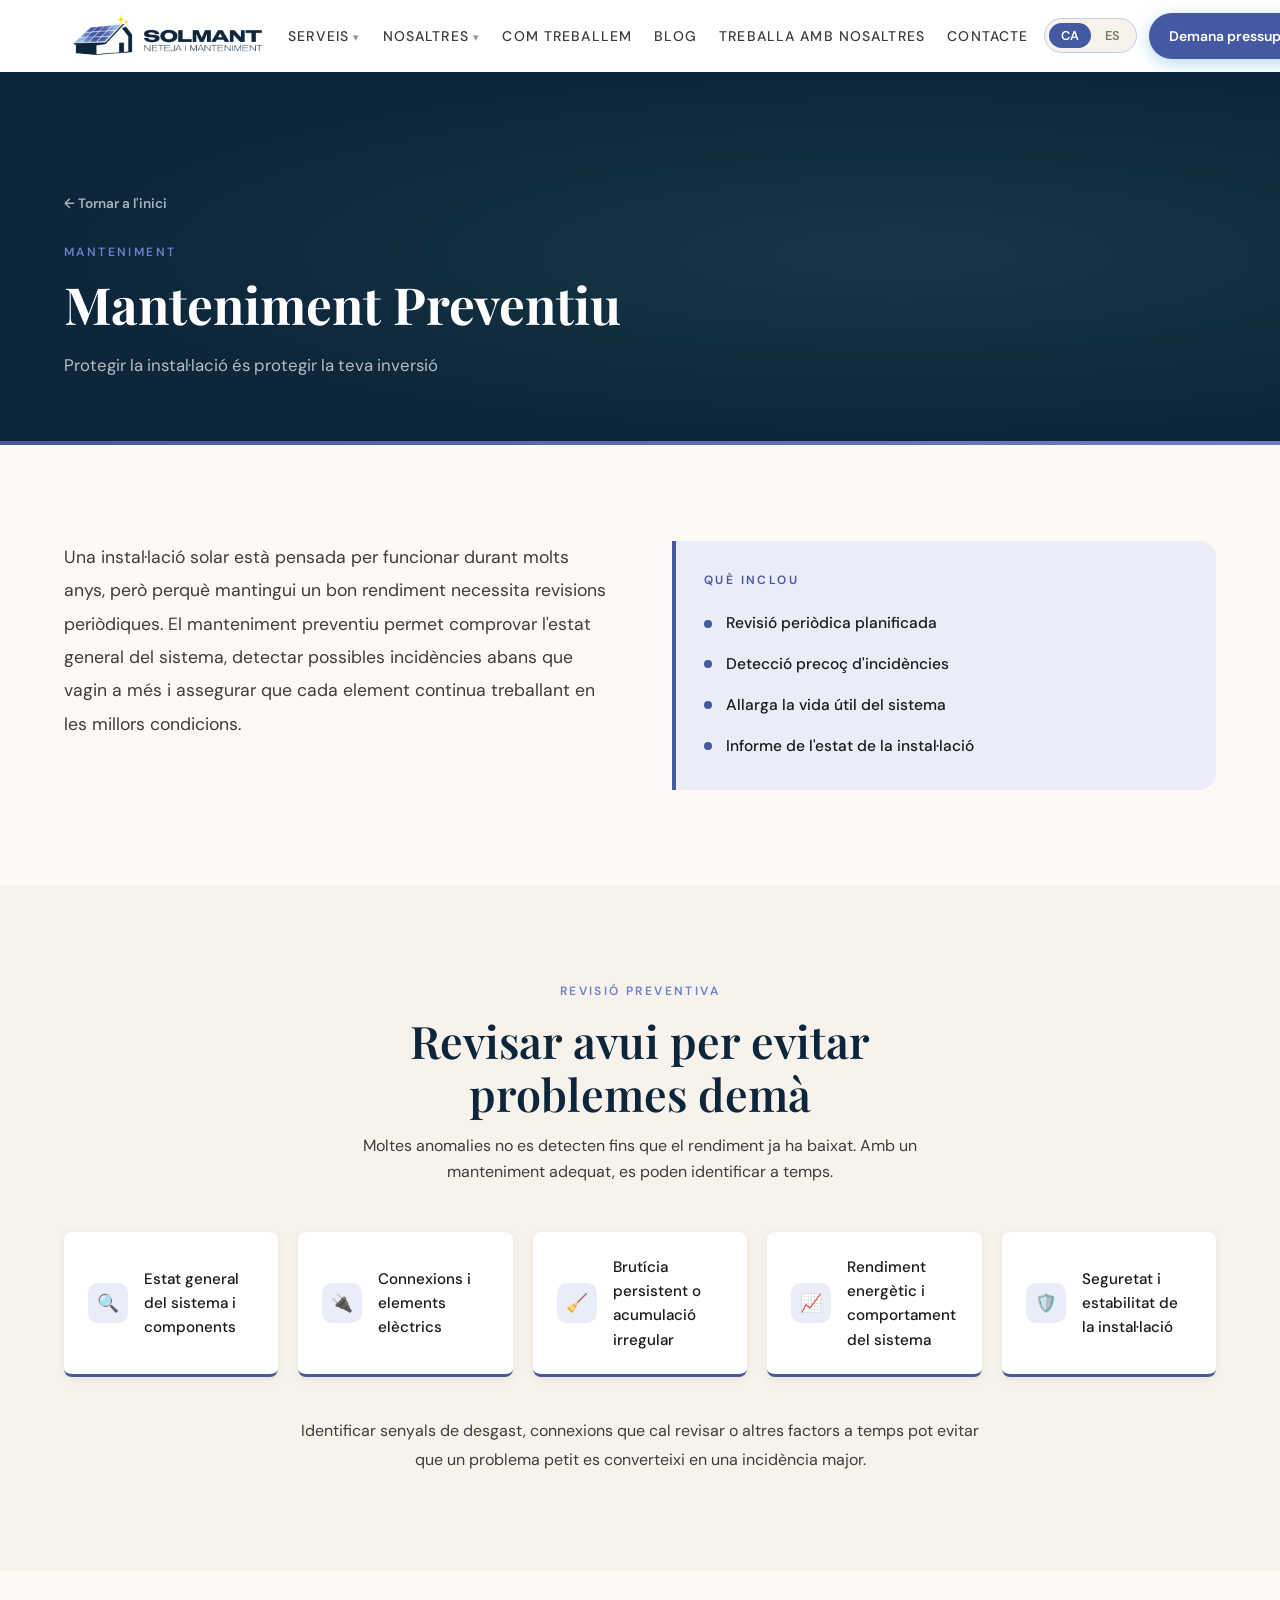
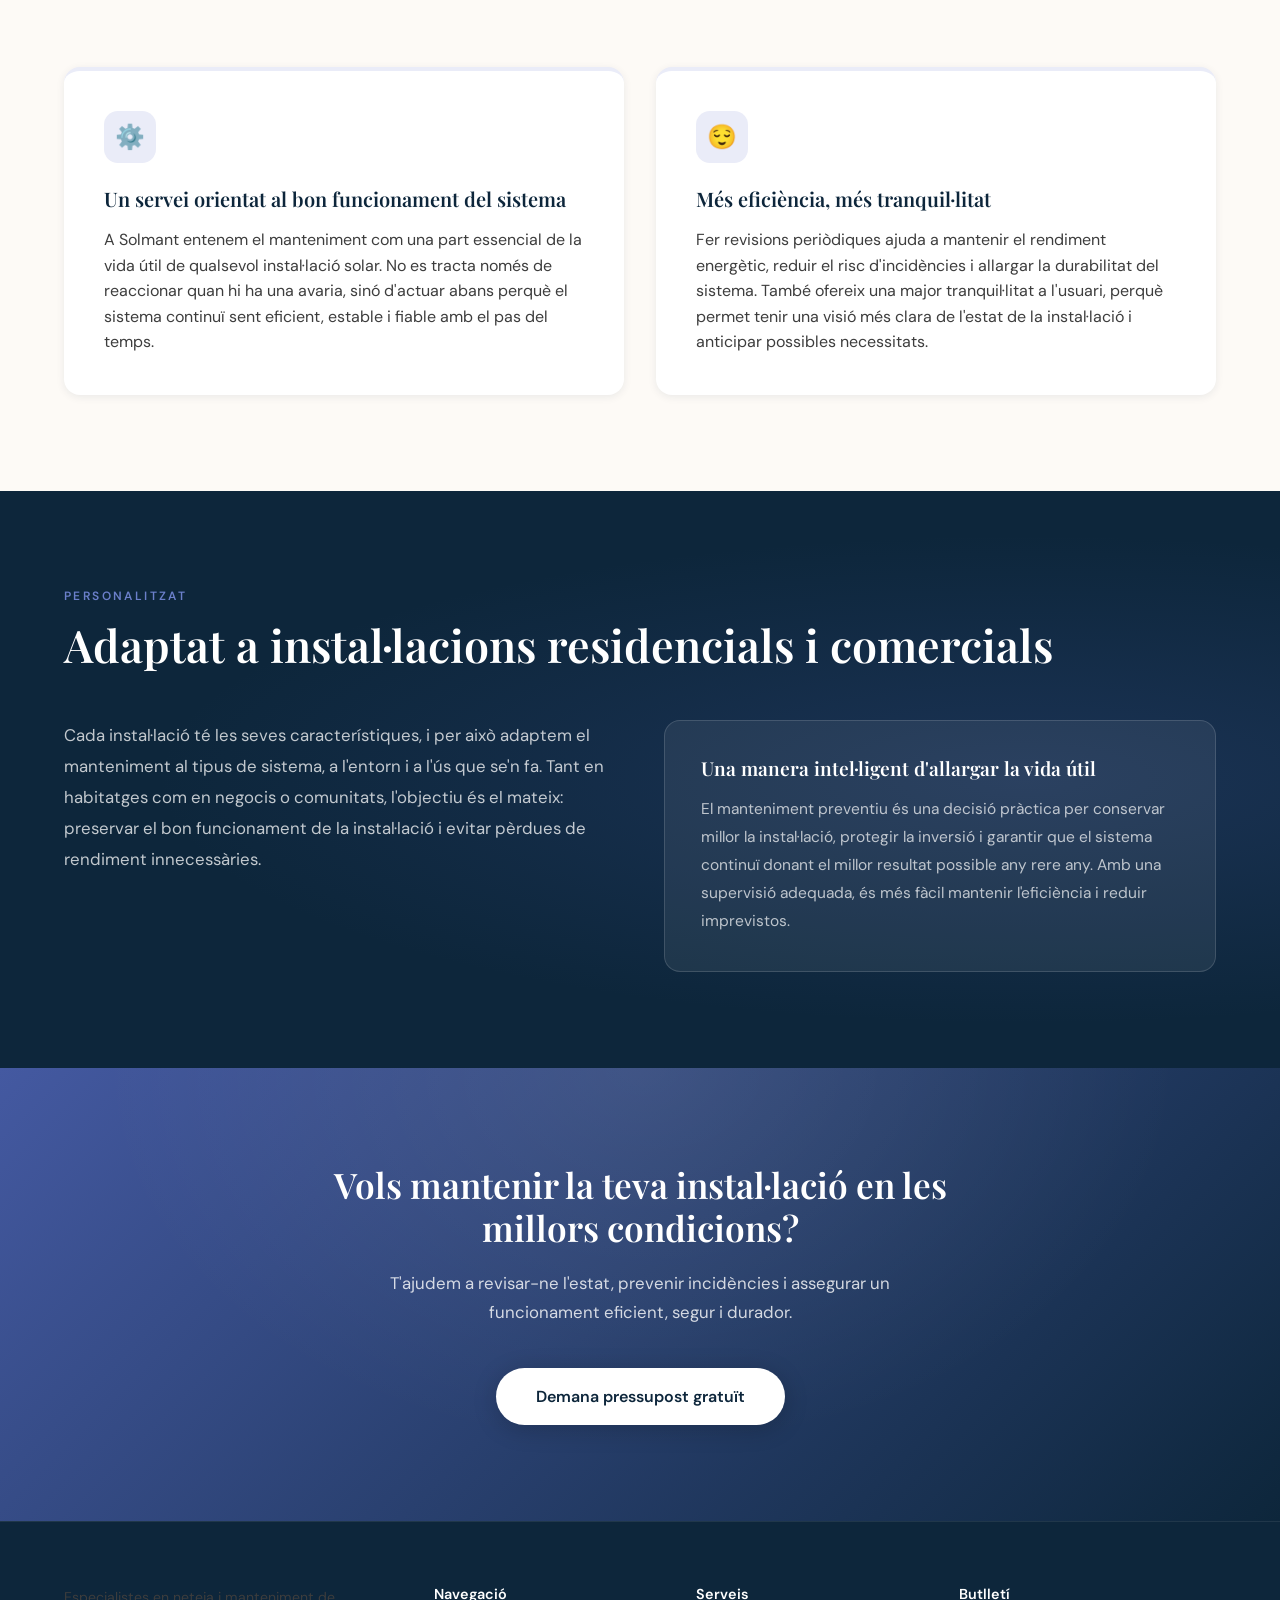
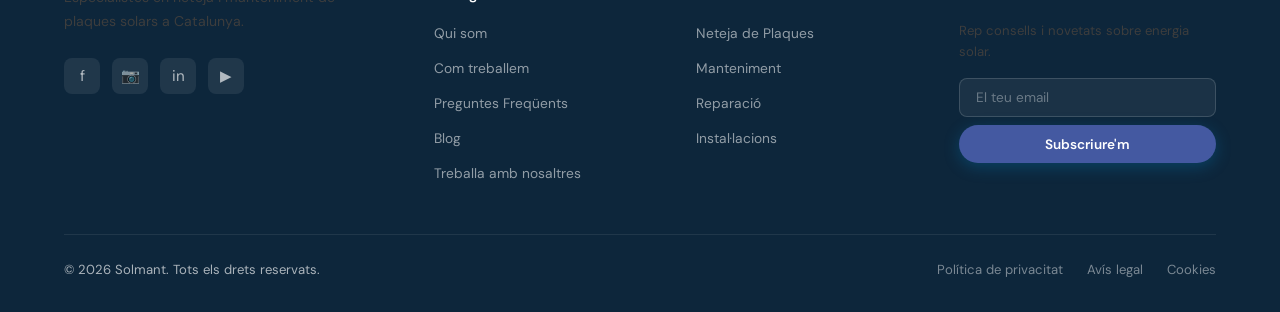
<file: solnat/serveis/manteniment-preventiu.html>
<!DOCTYPE html>
<html lang="ca">
<head>
  <meta charset="UTF-8" />
  <meta name="viewport" content="width=device-width, initial-scale=1.0" />
  <meta name="description" content="Solmant – Manteniment Preventiu de plaques solars. Protegeix la instal·lació i allarga la seva vida útil." />
  <meta property="og:title" content="Manteniment Preventiu – Solmant" />
  <meta property="og:description" content="Revisions periòdiques per mantenir la instal·lació solar en les millors condicions i evitar pèrdues de rendiment." />
  <meta property="og:type" content="website" />
  <meta property="og:image" content="../images/og-image.jpg" />
  <title>Manteniment Preventiu – Solmant</title>
  <link rel="icon" type="image/png" href="../images/logo-solmant.png" />
  <link rel="preconnect" href="https://fonts.googleapis.com" />
  <link rel="preconnect" href="https://fonts.gstatic.com" crossorigin />
  <link rel="stylesheet" href="https://fonts.googleapis.com/css2?family=Playfair+Display:wght@400;600;700&family=DM+Sans:wght@300;400;500;600&display=swap" />
  <link rel="stylesheet" href="../css/style.css" />
</head>
<body>

<nav id="navbar">
  <div class="container nav-inner">
    <a class="nav-logo" href="../index.html">
      <img class="logo-img logo-img--large" src="../images/logo-solmant.png" alt="Solmant – Neteja i Manteniment">
    </a>
    <ul class="nav-links">
      <li class="nav-dropdown">
        <a href="../index.html#services" data-i18n="nav_services">Serveis</a>
        <ul class="dropdown-menu">
          <li><a href="../serveis/neteja-professional.html">Neteja de plaques</a></li>
          <li><a href="../serveis/manteniment-preventiu.html">Manteniment</a></li>
          <li><a href="../index.html#services">Reparació</a></li>
          <li><a href="../serveis/instalacio-residencial.html">Instal·lació Residencial</a></li>
          <li><a href="../serveis/instalacio-comercial.html">Instal·lació Comercial</a></li>
          <li><a href="../serveis/estudi-instalacio.html">Estudi rendiment</a></li>
          <li><a href="../serveis/assessoria-subvencions.html">Assessoria i Subvencions</a></li>
        </ul>
      </li>
      <li class="nav-dropdown">
        <a href="../index.html#about" data-i18n="nav_about">Nosaltres</a>
        <ul class="dropdown-menu">
          <li><a href="../index.html#about" data-i18n="nav_aboutus">Qui som</a></li>
          <li><a href="../index.html#faq" data-i18n="nav_faq">Preguntes Freqüents</a></li>
        </ul>
      </li>
      <li><a href="../index.html#how-it-works" data-i18n="nav_how">Com treballem</a></li>
      <li><a href="../index.html#blog" data-i18n="nav_blog">Blog</a></li>
      <li><a href="../treballa.html" data-i18n="jobs_nav">Treballa amb nosaltres</a></li>
      <li><a href="../index.html#contact" data-i18n="nav_contact">Contacte</a></li>
    </ul>
    <div class="nav-actions">
      <div class="lang-toggle">
        <button class="lang-btn active" data-lang="ca">CA</button>
        <button class="lang-btn" data-lang="es">ES</button>
      </div>
      <a href="../index.html#contact" class="btn btn-primary nav-cta" data-i18n="nav_quote">Demana pressupost</a>
      <button class="hamburger" aria-label="Menú"><span></span><span></span><span></span></button>
    </div>
  </div>
</nav>

<div class="mobile-menu">
  <a href="../index.html#services" data-i18n="nav_services">Serveis</a>
  <div class="mobile-sub">
    <a href="../index.html#services" data-i18n="nav_cleaning">Neteja</a>
    <a href="../index.html#services" data-i18n="nav_maintenance">Manteniment</a>
    <a href="../index.html#services" data-i18n="nav_repair">Reparació</a>
    <a href="../index.html#services" data-i18n="nav_installations">Instal·lacions</a>
  </div>
  <a href="../index.html#about" data-i18n="nav_about">Nosaltres</a>
  <a href="../index.html#how-it-works" data-i18n="nav_how">Com treballem</a>
  <a href="../index.html#blog" data-i18n="nav_blog">Blog</a>
  <a href="../treballa.html" data-i18n="jobs_nav">Treballa amb nosaltres</a>
  <a href="../index.html#contact" class="btn btn-primary" style="text-align:center;margin-top:1rem" data-i18n="nav_quote">Demana pressupost</a>
</div>


<!-- HERO -->
<section class="page-hero srv-detail-hero">
  <div class="container">
    <a href="../index.html" class="back-link" data-i18n="back_btn">← Tornar a l'inici</a>
    <span class="section-label" data-i18n="nav_maintenance">Manteniment</span>
    <h1 data-i18n="srv4_title">Manteniment Preventiu</h1>
    <p data-i18n="mnt_hero_sub">Protegir la instal·lació és protegir la teva inversió</p>
  </div>
</section>


<!-- INTRO -->
<section class="section">
  <div class="container">
    <div class="srv-intro-grid">
      <div class="srv-intro-text">
        <p class="srv-lead" data-i18n="mnt_p1">Una instal·lació solar està pensada per funcionar durant molts anys, però perquè mantingui un bon rendiment necessita revisions periòdiques. El manteniment preventiu permet comprovar l'estat general del sistema, detectar possibles incidències abans que vagin a més i assegurar que cada element continua treballant en les millors condicions.</p>
      </div>
      <div class="srv-feature-panel">
        <h4 data-i18n="mnt_feat_label">Què inclou</h4>
        <ul class="srv-feature-list">
          <li><span class="srv-feat-dot"></span><span data-i18n="mnt_feat1">Revisió periòdica planificada</span></li>
          <li><span class="srv-feat-dot"></span><span data-i18n="mnt_feat2">Detecció precoç d'incidències</span></li>
          <li><span class="srv-feat-dot"></span><span data-i18n="mnt_feat3">Allarga la vida útil del sistema</span></li>
          <li><span class="srv-feat-dot"></span><span data-i18n="mnt_feat4">Informe de l'estat de la instal·lació</span></li>
        </ul>
      </div>
    </div>
  </div>
</section>


<!-- QUÈ REVISEM -->
<section class="section" style="background:var(--off-white)">
  <div class="container">
    <div class="srv-section-header fade-up">
      <span class="section-label" data-i18n="mnt_check_label">Revisió preventiva</span>
      <h2 data-i18n="mnt_check_title">Revisar avui per evitar problemes demà</h2>
      <p data-i18n="mnt_check_intro">Moltes anomalies no es detecten fins que el rendiment ja ha baixat. Amb un manteniment adequat, es poden identificar a temps.</p>
    </div>
    <div class="srv-checks stagger-children">
      <div class="srv-check-item">
        <div class="srv-check-icon">🔍</div>
        <p data-i18n="mnt_chk1">Estat general del sistema i components</p>
      </div>
      <div class="srv-check-item">
        <div class="srv-check-icon">🔌</div>
        <p data-i18n="mnt_chk2">Connexions i elements elèctrics</p>
      </div>
      <div class="srv-check-item">
        <div class="srv-check-icon">🧹</div>
        <p data-i18n="mnt_chk3">Brutícia persistent o acumulació irregular</p>
      </div>
      <div class="srv-check-item">
        <div class="srv-check-icon">📈</div>
        <p data-i18n="mnt_chk4">Rendiment energètic i comportament del sistema</p>
      </div>
      <div class="srv-check-item">
        <div class="srv-check-icon">🛡️</div>
        <p data-i18n="mnt_chk5">Seguretat i estabilitat de la instal·lació</p>
      </div>
    </div>
    <p class="srv-analysis-end fade-up" data-i18n="mnt_check_end">Identificar senyals de desgast, connexions que cal revisar o altres factors a temps pot evitar que un problema petit es converteixi en una incidència major.</p>
  </div>
</section>


<!-- BON FUNCIONAMENT + TRANQUIL·LITAT -->
<section class="section">
  <div class="container">
    <div class="srv-split-grid stagger-children">
      <div class="srv-text-block">
        <div class="srv-block-icon">⚙️</div>
        <h3 data-i18n="mnt_service_title">Un servei orientat al bon funcionament del sistema</h3>
        <p data-i18n="mnt_service_desc">A Solmant entenem el manteniment com una part essencial de la vida útil de qualsevol instal·lació solar. No es tracta només de reaccionar quan hi ha una avaria, sinó d'actuar abans perquè el sistema continuï sent eficient, estable i fiable amb el pas del temps.</p>
      </div>
      <div class="srv-text-block">
        <div class="srv-block-icon">😌</div>
        <h3 data-i18n="mnt_peace_title">Més eficiència, més tranquil·litat</h3>
        <p data-i18n="mnt_peace_desc">Fer revisions periòdiques ajuda a mantenir el rendiment energètic, reduir el risc d'incidències i allargar la durabilitat del sistema. També ofereix una major tranquil·litat a l'usuari, perquè permet tenir una visió més clara de l'estat de la instal·lació i anticipar possibles necessitats.</p>
      </div>
    </div>
  </div>
</section>


<!-- ADAPTAT + MANERA INTEL·LIGENT -->
<section class="section srv-process-section">
  <div class="container">
    <div class="srv-process-header">
      <span class="section-label" data-i18n="mnt_adapt_label">Personalitzat</span>
      <h2 data-i18n="mnt_adapt_title">Adaptat a instal·lacions residencials i comercials</h2>
    </div>
    <div class="srv-process-content">
      <div class="srv-process-text">
        <p data-i18n="mnt_adapt_desc">Cada instal·lació té les seves característiques, i per això adaptem el manteniment al tipus de sistema, a l'entorn i a l'ús que se'n fa. Tant en habitatges com en negocis o comunitats, l'objectiu és el mateix: preservar el bon funcionament de la instal·lació i evitar pèrdues de rendiment innecessàries.</p>
      </div>
      <div class="srv-process-panel">
        <h3 data-i18n="mnt_smart_title">Una manera intel·ligent d'allargar la vida útil</h3>
        <p data-i18n="mnt_smart_desc">El manteniment preventiu és una decisió pràctica per conservar millor la instal·lació, protegir la inversió i garantir que el sistema continuï donant el millor resultat possible any rere any. Amb una supervisió adequada, és més fàcil mantenir l'eficiència i reduir imprevistos.</p>
      </div>
    </div>
  </div>
</section>


<!-- CTA -->
<section class="srv-cta">
  <div class="container">
    <h2 data-i18n="mnt_cta_title">Vols mantenir la teva instal·lació en les millors condicions?</h2>
    <p data-i18n="mnt_cta_desc">T'ajudem a revisar-ne l'estat, prevenir incidències i assegurar un funcionament eficient, segur i durador.</p>
    <a href="../index.html#contact" class="btn btn-primary" data-i18n="mnt_cta_btn">Demana pressupost gratuït</a>
  </div>
</section>


<!-- FOOTER -->
<footer id="footer">
  <div class="container">
    <div class="footer-grid">
      <div class="footer-brand">
        <p data-i18n="footer_desc">Experts en energia solar a Catalunya. Instal·lació, neteja i manteniment professional.</p>
        <div class="social-links">
          <a href="#" class="social-link" aria-label="Facebook">f</a>
          <a href="#" class="social-link" aria-label="Instagram">📷</a>
          <a href="#" class="social-link" aria-label="LinkedIn">in</a>
          <a href="#" class="social-link" aria-label="YouTube">▶</a>
        </div>
      </div>
      <div class="footer-col">
        <h4 data-i18n="footer_nav">Navegació</h4>
        <ul>
          <li><a href="../index.html#about" data-i18n="nav_aboutus">Qui som</a></li>
          <li><a href="../index.html#how-it-works" data-i18n="nav_how">Com treballem</a></li>
          <li><a href="../index.html#faq" data-i18n="nav_faq">Preguntes Freqüents</a></li>
          <li><a href="../index.html#blog" data-i18n="nav_blog">Blog</a></li>
          <li><a href="../treballa.html" data-i18n="jobs_nav">Treballa amb nosaltres</a></li>
        </ul>
      </div>
      <div class="footer-col">
        <h4 data-i18n="footer_services">Serveis</h4>
        <ul>
          <li><a href="neteja-professional.html" data-i18n="nav_cleaning">Neteja</a></li>
          <li><a href="manteniment-preventiu.html" data-i18n="nav_maintenance">Manteniment</a></li>
          <li><a href="../index.html#services" data-i18n="nav_repair">Reparació</a></li>
          <li><a href="instalacio-residencial.html" data-i18n="nav_installations">Instal·lacions</a></li>
        </ul>
      </div>
      <div class="footer-col">
        <h4 data-i18n="footer_newsletter_title">Butlletí</h4>
        <p style="font-size:0.82rem;margin-bottom:1rem" data-i18n="footer_newsletter_sub">Rep consells i novetats sobre energia solar.</p>
        <form class="footer-newsletter newsletter-form">
          <input type="email" data-i18n="footer_newsletter_placeholder" placeholder="El teu email" />
          <button type="submit" class="btn btn-primary" data-i18n="footer_newsletter_btn">Subscriure'm</button>
        </form>
      </div>
    </div>
    <div class="footer-bottom">
      <span data-i18n="footer_copy">© 2026 Solmant. Tots els drets reservats.</span>
      <div class="footer-links">
        <a href="../pages/ca/privacitat.html" data-i18n="footer_privacy">Política de privacitat</a>
        <a href="../pages/ca/avis-legal.html" data-i18n="footer_terms">Avís legal</a>
        <a href="../pages/ca/cookies.html" data-i18n="footer_cookies">Cookies</a>
      </div>
    </div>
  </div>
</footer>

<script src="../js/main.js"></script>
</body>
</html>
</file>
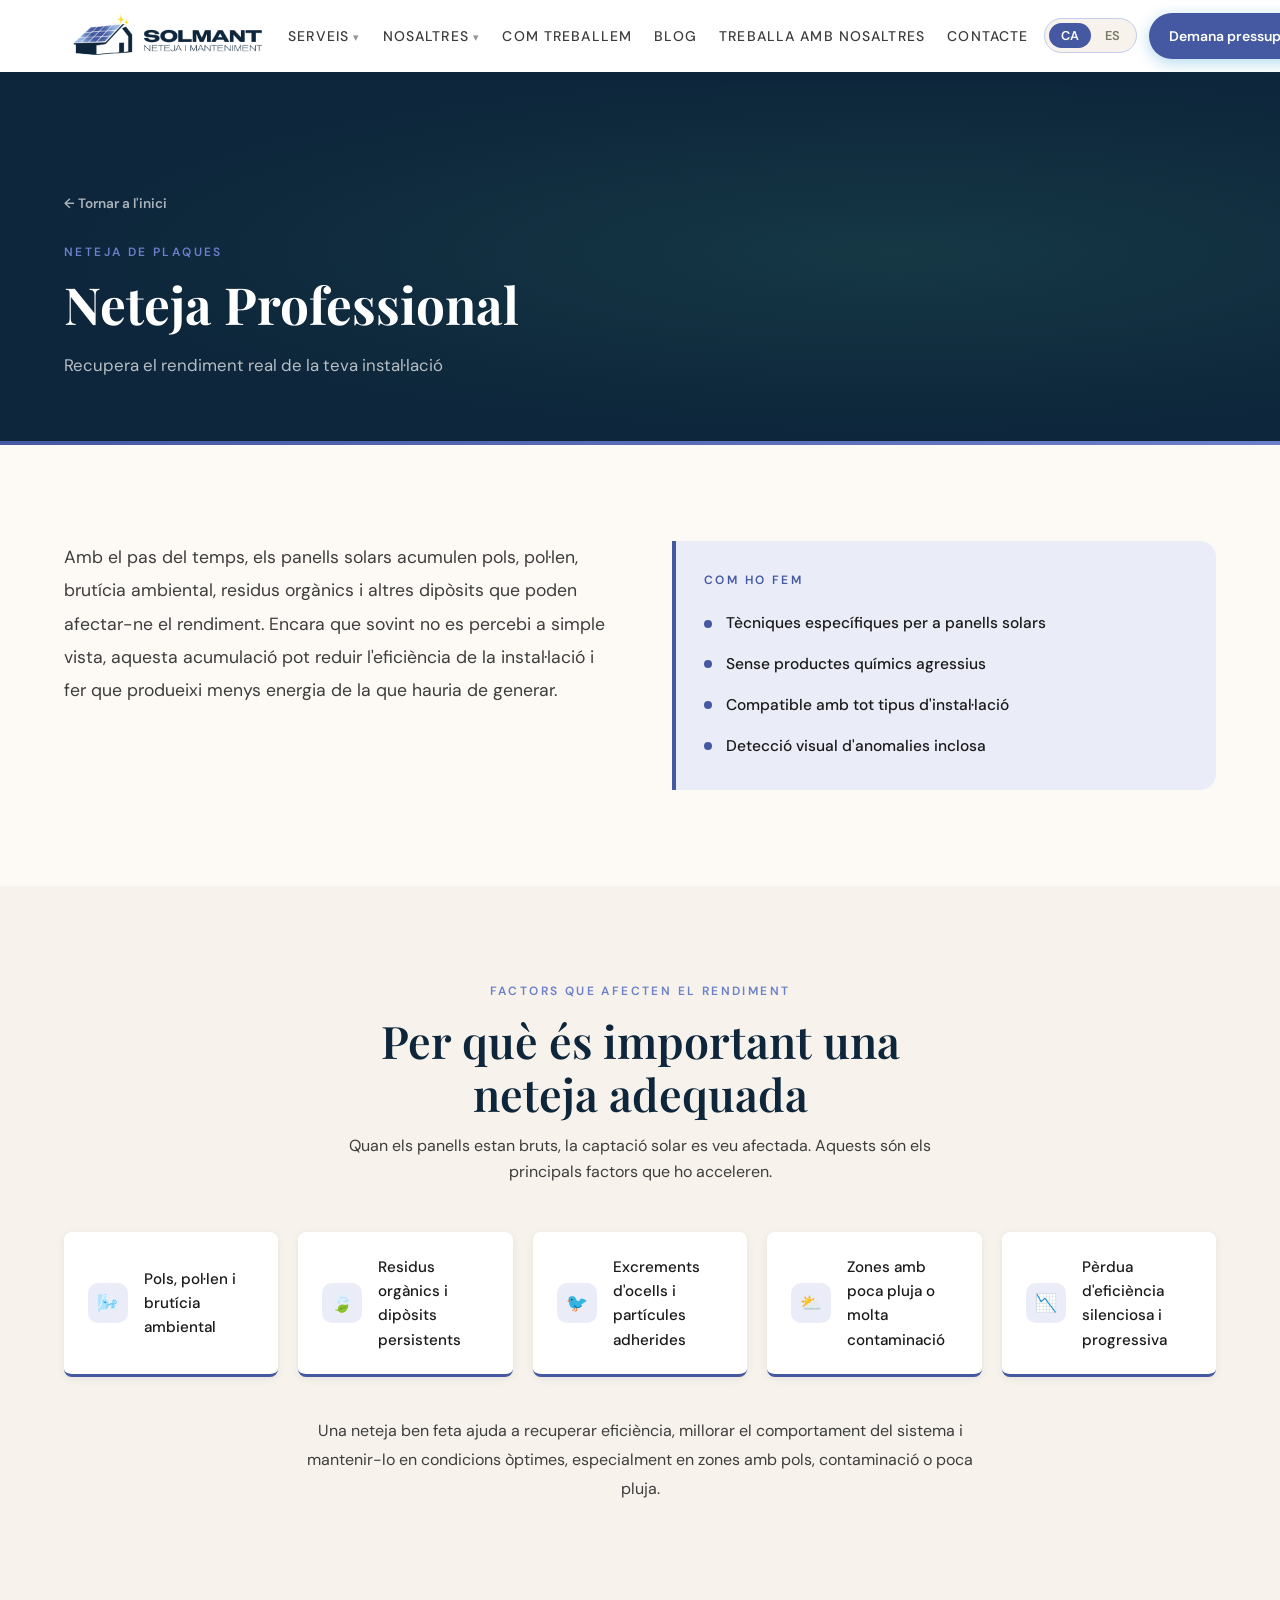
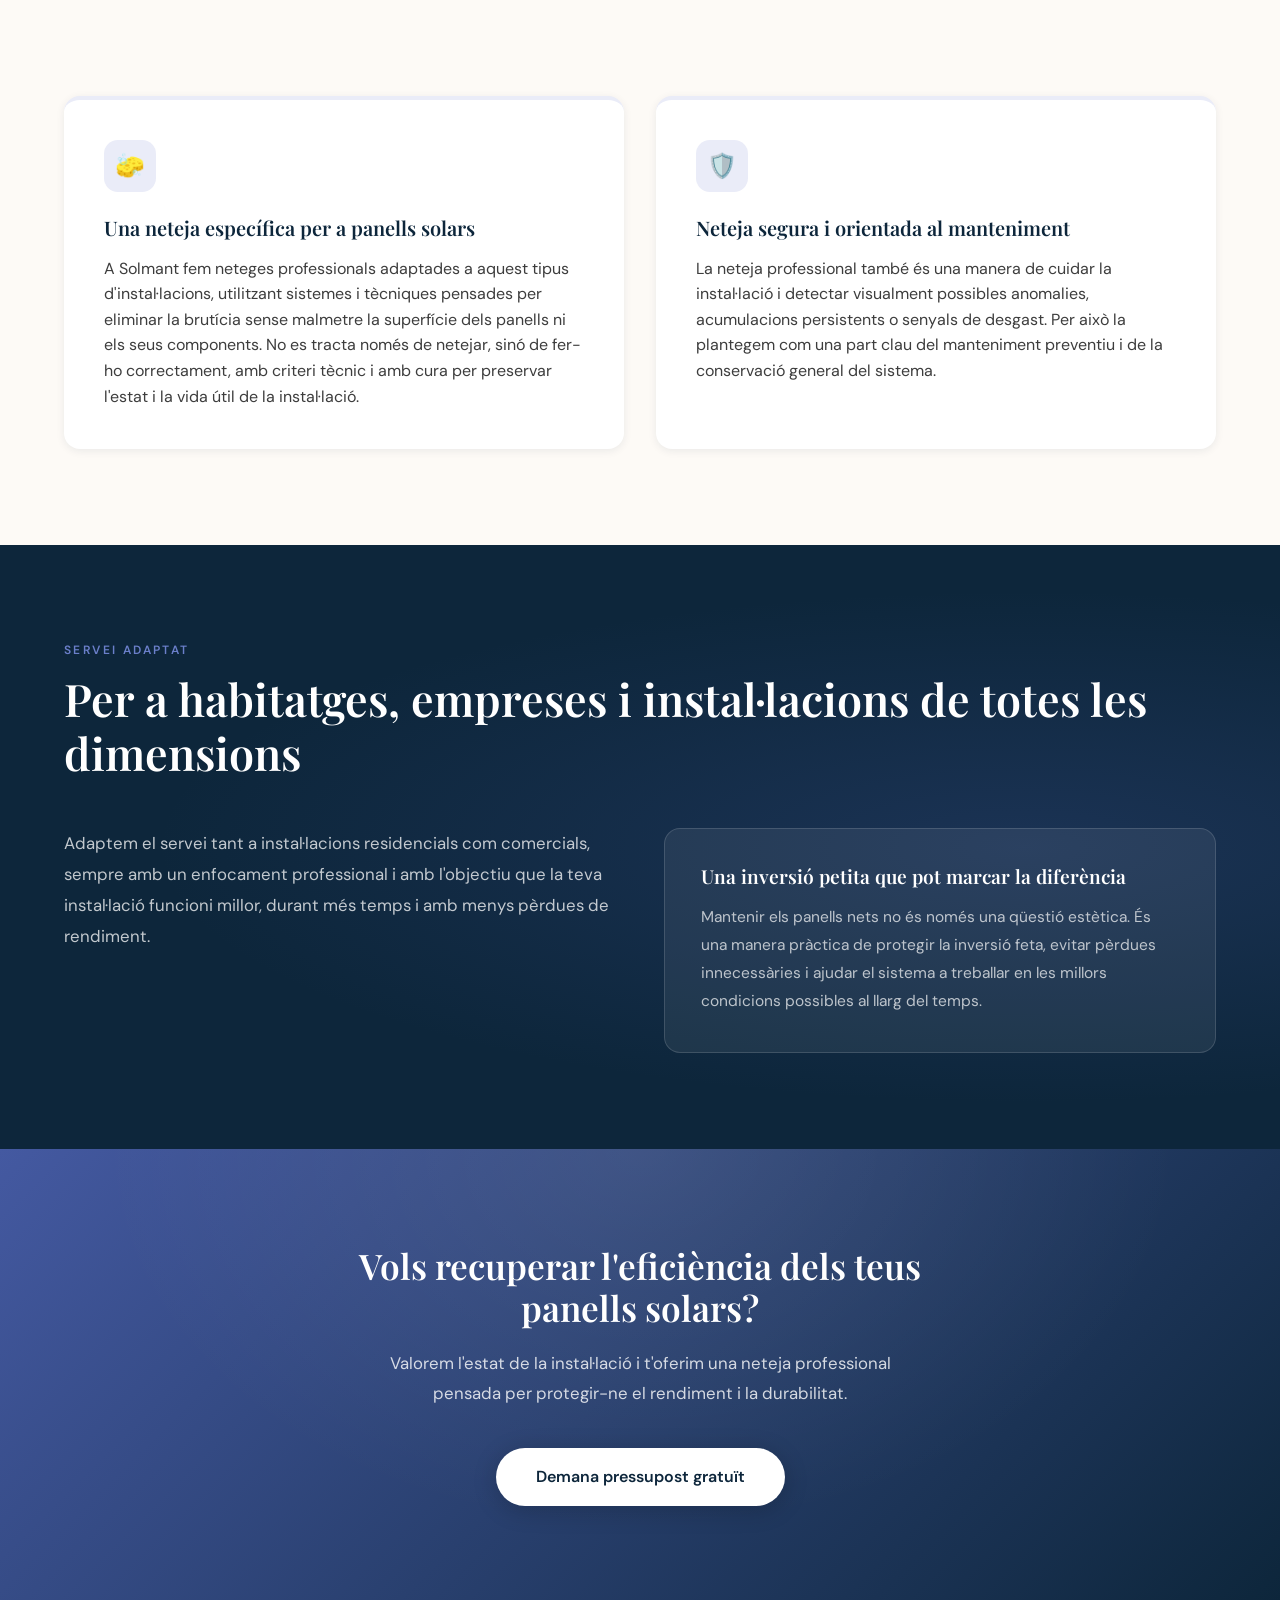
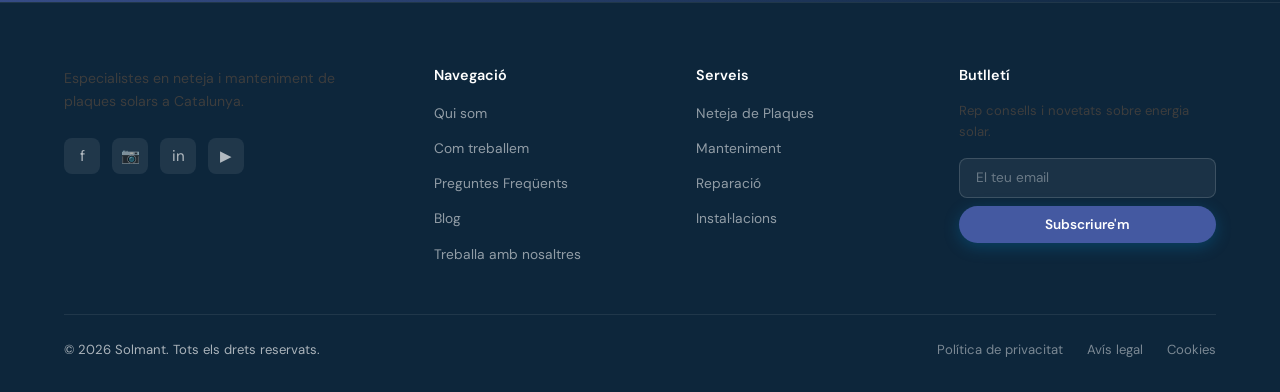
<file: solnat/serveis/neteja-professional.html>
<!DOCTYPE html>
<html lang="ca">
<head>
  <meta charset="UTF-8" />
  <meta name="viewport" content="width=device-width, initial-scale=1.0" />
  <meta name="description" content="Solmant – Neteja Professional de plaques solars. Recupera el rendiment real de la teva instal·lació solar." />
  <meta property="og:title" content="Neteja Professional – Solmant" />
  <meta property="og:description" content="Neteja professional de panells solars per recuperar eficiència i protegir la teva inversió." />
  <meta property="og:type" content="website" />
  <meta property="og:image" content="../images/og-image.jpg" />
  <title>Neteja Professional – Solmant</title>
  <link rel="icon" type="image/png" href="../images/logo-solmant.png" />
  <link rel="preconnect" href="https://fonts.googleapis.com" />
  <link rel="preconnect" href="https://fonts.gstatic.com" crossorigin />
  <link rel="stylesheet" href="https://fonts.googleapis.com/css2?family=Playfair+Display:wght@400;600;700&family=DM+Sans:wght@300;400;500;600&display=swap" />
  <link rel="stylesheet" href="../css/style.css" />
</head>
<body>

<nav id="navbar">
  <div class="container nav-inner">
    <a class="nav-logo" href="../index.html">
      <img class="logo-img logo-img--large" src="../images/logo-solmant.png" alt="Solmant – Neteja i Manteniment">
    </a>
    <ul class="nav-links">
      <li class="nav-dropdown">
        <a href="../index.html#services" data-i18n="nav_services">Serveis</a>
        <ul class="dropdown-menu">
          <li><a href="../serveis/neteja-professional.html">Neteja de plaques</a></li>
          <li><a href="../serveis/manteniment-preventiu.html">Manteniment</a></li>
          <li><a href="../index.html#services">Reparació</a></li>
          <li><a href="../serveis/instalacio-residencial.html">Instal·lació Residencial</a></li>
          <li><a href="../serveis/instalacio-comercial.html">Instal·lació Comercial</a></li>
          <li><a href="../serveis/estudi-instalacio.html">Estudi rendiment</a></li>
          <li><a href="../serveis/assessoria-subvencions.html">Assessoria i Subvencions</a></li>
        </ul>
      </li>
      <li class="nav-dropdown">
        <a href="../index.html#about" data-i18n="nav_about">Nosaltres</a>
        <ul class="dropdown-menu">
          <li><a href="../index.html#about" data-i18n="nav_aboutus">Qui som</a></li>
          <li><a href="../index.html#faq" data-i18n="nav_faq">Preguntes Freqüents</a></li>
        </ul>
      </li>
      <li><a href="../index.html#how-it-works" data-i18n="nav_how">Com treballem</a></li>
      <li><a href="../index.html#blog" data-i18n="nav_blog">Blog</a></li>
      <li><a href="../treballa.html" data-i18n="jobs_nav">Treballa amb nosaltres</a></li>
      <li><a href="../index.html#contact" data-i18n="nav_contact">Contacte</a></li>
    </ul>
    <div class="nav-actions">
      <div class="lang-toggle">
        <button class="lang-btn active" data-lang="ca">CA</button>
        <button class="lang-btn" data-lang="es">ES</button>
      </div>
      <a href="../index.html#contact" class="btn btn-primary nav-cta" data-i18n="nav_quote">Demana pressupost</a>
      <button class="hamburger" aria-label="Menú"><span></span><span></span><span></span></button>
    </div>
  </div>
</nav>

<div class="mobile-menu">
  <a href="../index.html#services" data-i18n="nav_services">Serveis</a>
  <div class="mobile-sub">
    <a href="../index.html#services" data-i18n="nav_cleaning">Neteja</a>
    <a href="../index.html#services" data-i18n="nav_maintenance">Manteniment</a>
    <a href="../index.html#services" data-i18n="nav_repair">Reparació</a>
    <a href="../index.html#services" data-i18n="nav_installations">Instal·lacions</a>
  </div>
  <a href="../index.html#about" data-i18n="nav_about">Nosaltres</a>
  <a href="../index.html#how-it-works" data-i18n="nav_how">Com treballem</a>
  <a href="../index.html#blog" data-i18n="nav_blog">Blog</a>
  <a href="../treballa.html" data-i18n="jobs_nav">Treballa amb nosaltres</a>
  <a href="../index.html#contact" class="btn btn-primary" style="text-align:center;margin-top:1rem" data-i18n="nav_quote">Demana pressupost</a>
</div>


<!-- HERO -->
<section class="page-hero srv-detail-hero">
  <div class="container">
    <a href="../index.html" class="back-link" data-i18n="back_btn">← Tornar a l'inici</a>
    <span class="section-label" data-i18n="nav_cleaning">Neteja</span>
    <h1 data-i18n="srv3_title">Neteja Professional</h1>
    <p data-i18n="net_hero_sub">Recupera el rendiment real de la teva instal·lació</p>
  </div>
</section>


<!-- INTRO -->
<section class="section">
  <div class="container">
    <div class="srv-intro-grid">
      <div class="srv-intro-text">
        <p class="srv-lead" data-i18n="net_p1">Amb el pas del temps, els panells solars acumulen pols, pol·len, brutícia ambiental, residus orgànics i altres dipòsits que poden afectar-ne el rendiment. Encara que sovint no es percebi a simple vista, aquesta acumulació pot reduir l'eficiència de la instal·lació i fer que produeixi menys energia de la que hauria de generar.</p>
      </div>
      <div class="srv-feature-panel">
        <h4 data-i18n="net_feat_label">Com ho fem</h4>
        <ul class="srv-feature-list">
          <li><span class="srv-feat-dot"></span><span data-i18n="net_feat1">Tècniques específiques per a panells solars</span></li>
          <li><span class="srv-feat-dot"></span><span data-i18n="net_feat2">Sense productes químics agressius</span></li>
          <li><span class="srv-feat-dot"></span><span data-i18n="net_feat3">Compatible amb tot tipus d'instal·lació</span></li>
          <li><span class="srv-feat-dot"></span><span data-i18n="net_feat4">Detecció visual d'anomalies inclosa</span></li>
        </ul>
      </div>
    </div>
  </div>
</section>


<!-- PER QUÈ NETEJAR -->
<section class="section" style="background:var(--off-white)">
  <div class="container">
    <div class="srv-section-header fade-up">
      <span class="section-label" data-i18n="net_why_label">Factors que afecten el rendiment</span>
      <h2 data-i18n="net_why_title">Per què és important una neteja adequada</h2>
      <p data-i18n="net_why_intro">Quan els panells estan bruts, la captació solar es veu afectada. Aquests són els principals factors que ho acceleren.</p>
    </div>
    <div class="srv-checks stagger-children">
      <div class="srv-check-item">
        <div class="srv-check-icon">🌬️</div>
        <p data-i18n="net_chk1">Pols, pol·len i brutícia ambiental</p>
      </div>
      <div class="srv-check-item">
        <div class="srv-check-icon">🍃</div>
        <p data-i18n="net_chk2">Residus orgànics i dipòsits persistents</p>
      </div>
      <div class="srv-check-item">
        <div class="srv-check-icon">🐦</div>
        <p data-i18n="net_chk3">Excrements d'ocells i partícules adherides</p>
      </div>
      <div class="srv-check-item">
        <div class="srv-check-icon">⛅</div>
        <p data-i18n="net_chk4">Zones amb poca pluja o molta contaminació</p>
      </div>
      <div class="srv-check-item">
        <div class="srv-check-icon">📉</div>
        <p data-i18n="net_chk5">Pèrdua d'eficiència silenciosa i progressiva</p>
      </div>
    </div>
    <p class="srv-analysis-end fade-up" data-i18n="net_why_end">Una neteja ben feta ajuda a recuperar eficiència, millorar el comportament del sistema i mantenir-lo en condicions òptimes, especialment en zones amb pols, contaminació o poca pluja.</p>
  </div>
</section>


<!-- NETEJA ESPECÍFICA + SEGURA -->
<section class="section">
  <div class="container">
    <div class="srv-split-grid stagger-children">
      <div class="srv-text-block">
        <div class="srv-block-icon">🧽</div>
        <h3 data-i18n="net_specific_title">Una neteja específica per a panells solars</h3>
        <p data-i18n="net_specific_desc">A Solmant fem neteges professionals adaptades a aquest tipus d'instal·lacions, utilitzant sistemes i tècniques pensades per eliminar la brutícia sense malmetre la superfície dels panells ni els seus components. No es tracta només de netejar, sinó de fer-ho correctament, amb criteri tècnic i amb cura per preservar l'estat i la vida útil de la instal·lació.</p>
      </div>
      <div class="srv-text-block">
        <div class="srv-block-icon">🛡️</div>
        <h3 data-i18n="net_safe_title">Neteja segura i orientada al manteniment</h3>
        <p data-i18n="net_safe_desc">La neteja professional també és una manera de cuidar la instal·lació i detectar visualment possibles anomalies, acumulacions persistents o senyals de desgast. Per això la plantegem com una part clau del manteniment preventiu i de la conservació general del sistema.</p>
      </div>
    </div>
  </div>
</section>


<!-- PER A QUI + INVERSIÓ -->
<section class="section srv-process-section">
  <div class="container">
    <div class="srv-process-header">
      <span class="section-label" data-i18n="net_adapt_label">Servei adaptat</span>
      <h2 data-i18n="net_adapt_title">Per a habitatges, empreses i instal·lacions de totes les dimensions</h2>
    </div>
    <div class="srv-process-content">
      <div class="srv-process-text">
        <p data-i18n="net_adapt_desc">Adaptem el servei tant a instal·lacions residencials com comercials, sempre amb un enfocament professional i amb l'objectiu que la teva instal·lació funcioni millor, durant més temps i amb menys pèrdues de rendiment.</p>
      </div>
      <div class="srv-process-panel">
        <h3 data-i18n="net_invest_title">Una inversió petita que pot marcar la diferència</h3>
        <p data-i18n="net_invest_desc">Mantenir els panells nets no és només una qüestió estètica. És una manera pràctica de protegir la inversió feta, evitar pèrdues innecessàries i ajudar el sistema a treballar en les millors condicions possibles al llarg del temps.</p>
      </div>
    </div>
  </div>
</section>


<!-- CTA -->
<section class="srv-cta">
  <div class="container">
    <h2 data-i18n="net_cta_title">Vols recuperar l'eficiència dels teus panells solars?</h2>
    <p data-i18n="net_cta_desc">Valorem l'estat de la instal·lació i t'oferim una neteja professional pensada per protegir-ne el rendiment i la durabilitat.</p>
    <a href="../index.html#contact" class="btn btn-primary" data-i18n="net_cta_btn">Demana pressupost gratuït</a>
  </div>
</section>


<!-- FOOTER -->
<footer id="footer">
  <div class="container">
    <div class="footer-grid">
      <div class="footer-brand">
        <p data-i18n="footer_desc">Experts en energia solar a Catalunya. Instal·lació, neteja i manteniment professional.</p>
        <div class="social-links">
          <a href="#" class="social-link" aria-label="Facebook">f</a>
          <a href="#" class="social-link" aria-label="Instagram">📷</a>
          <a href="#" class="social-link" aria-label="LinkedIn">in</a>
          <a href="#" class="social-link" aria-label="YouTube">▶</a>
        </div>
      </div>
      <div class="footer-col">
        <h4 data-i18n="footer_nav">Navegació</h4>
        <ul>
          <li><a href="../index.html#about" data-i18n="nav_aboutus">Qui som</a></li>
          <li><a href="../index.html#how-it-works" data-i18n="nav_how">Com treballem</a></li>
          <li><a href="../index.html#faq" data-i18n="nav_faq">Preguntes Freqüents</a></li>
          <li><a href="../index.html#blog" data-i18n="nav_blog">Blog</a></li>
          <li><a href="../treballa.html" data-i18n="jobs_nav">Treballa amb nosaltres</a></li>
        </ul>
      </div>
      <div class="footer-col">
        <h4 data-i18n="footer_services">Serveis</h4>
        <ul>
          <li><a href="neteja-professional.html" data-i18n="nav_cleaning">Neteja</a></li>
          <li><a href="manteniment-preventiu.html" data-i18n="nav_maintenance">Manteniment</a></li>
          <li><a href="../index.html#services" data-i18n="nav_repair">Reparació</a></li>
          <li><a href="instalacio-residencial.html" data-i18n="nav_installations">Instal·lacions</a></li>
        </ul>
      </div>
      <div class="footer-col">
        <h4 data-i18n="footer_newsletter_title">Butlletí</h4>
        <p style="font-size:0.82rem;margin-bottom:1rem" data-i18n="footer_newsletter_sub">Rep consells i novetats sobre energia solar.</p>
        <form class="footer-newsletter newsletter-form">
          <input type="email" data-i18n="footer_newsletter_placeholder" placeholder="El teu email" />
          <button type="submit" class="btn btn-primary" data-i18n="footer_newsletter_btn">Subscriure'm</button>
        </form>
      </div>
    </div>
    <div class="footer-bottom">
      <span data-i18n="footer_copy">© 2026 Solmant. Tots els drets reservats.</span>
      <div class="footer-links">
        <a href="../pages/ca/privacitat.html" data-i18n="footer_privacy">Política de privacitat</a>
        <a href="../pages/ca/avis-legal.html" data-i18n="footer_terms">Avís legal</a>
        <a href="../pages/ca/cookies.html" data-i18n="footer_cookies">Cookies</a>
      </div>
    </div>
  </div>
</footer>

<script src="../js/main.js"></script>
</body>
</html>
</file>
<file: solnat/css/style.css>
/* =========================================
   Solmant - Solar Services Catalunya
   Natural & Eco-Friendly Design System
   ========================================= */

/* --- CSS Variables --- */
:root {
  --green-deep:    #0D263B;
  --green-mid:     #4459A1;
  --green-soft:    #6b7fca;
  --green-light:   #c5ccec;
  --green-pale:    #eaecf8;
  --earth-dark:    #4a3728;
  --earth-mid:     #8b6a4f;
  --earth-warm:    #c8956c;
  --earth-pale:    #f5ebe0;
  --gold:          #d4a853;
  --gold-light:    #f0c97a;
  --white:         #fdfaf6;
  --off-white:     #f7f3ec;
  --text-dark:     #1a1a1a;
  --text-mid:      #3d3d3d;
  --text-light:    #7a7a6a;
  --shadow-sm:     0 2px 8px rgba(13,38,59,0.08);
  --shadow-md:     0 8px 32px rgba(13,38,59,0.12);
  --shadow-lg:     0 24px 64px rgba(13,38,59,0.16);
  --radius-sm:     8px;
  --radius-md:     16px;
  --radius-lg:     32px;
  --transition:    all 0.3s cubic-bezier(0.4, 0, 0.2, 1);
  --font-display:  'Playfair Display', Georgia, serif;
  --font-body:     'DM Sans', sans-serif;
}

/* --- Reset & Base --- */
*, *::before, *::after { box-sizing: border-box; margin: 0; padding: 0; }

html { scroll-behavior: smooth; font-size: 16px; }

body {
  font-family: var(--font-body);
  background: var(--white);
  color: var(--text-dark);
  line-height: 1.6;
  overflow-x: hidden;
  padding-top: 62px;
}

img { max-width: 100%; height: auto; display: block; }
a { text-decoration: none; color: inherit; }
ul { list-style: none; }

/* --- Typography --- */
h1, h2, h3, h4 { font-family: var(--font-display); line-height: 1.2; }
h1 { font-size: clamp(2.4rem, 5vw, 4rem); font-weight: 700; }
h2 { font-size: clamp(1.8rem, 3.5vw, 2.8rem); font-weight: 600; }
h3 { font-size: clamp(1.2rem, 2vw, 1.6rem); font-weight: 600; }
h4 { font-size: 1.1rem; font-weight: 600; }
p  { font-size: 1rem; color: var(--text-mid); }

.section-label {
  font-family: var(--font-body);
  font-size: 0.75rem;
  font-weight: 600;
  letter-spacing: 0.2em;
  text-transform: uppercase;
  color: var(--green-soft);
  margin-bottom: 0.75rem;
  display: block;
}

/* --- Layout --- */
.container { max-width: 1200px; margin: 0 auto; padding: 0 1.5rem; }
.section    { padding: 6rem 0; }
.section-sm { padding: 3.5rem 0; }
.grid-2 { display: grid; grid-template-columns: 1fr 1fr; gap: 3rem; align-items: center; }
.grid-3 { display: grid; grid-template-columns: repeat(3, 1fr); gap: 2rem; }
.grid-4 { display: grid; grid-template-columns: repeat(4, 1fr); gap: 1.5rem; }

/* --- Buttons --- */
.btn {
  display: inline-flex;
  align-items: center;
  gap: 0.5rem;
  padding: 0.85rem 2rem;
  border-radius: 100px;
  font-family: var(--font-body);
  font-size: 0.95rem;
  font-weight: 600;
  cursor: pointer;
  border: none;
  transition: var(--transition);
  text-decoration: none;
}

.btn-primary {
  background: var(--green-mid);
  color: white;
  box-shadow: 0 4px 16px rgba(2,132,199,0.3);
}
.btn-primary:hover {
  background: var(--green-deep);
  transform: translateY(-2px);
  box-shadow: 0 8px 24px rgba(2,132,199,0.4);
}

.btn-secondary {
  background: transparent;
  color: var(--green-mid);
  border: 2px solid var(--green-mid);
}
.btn-secondary:hover {
  background: var(--green-pale);
  transform: translateY(-2px);
}

.btn-gold {
  background: var(--gold);
  color: white;
  box-shadow: 0 4px 16px rgba(212,168,83,0.35);
}
.btn-gold:hover {
  background: #be933d;
  transform: translateY(-2px);
}

.btn-white {
  background: white;
  color: var(--green-deep);
}
.btn-white:hover {
  background: var(--green-pale);
  transform: translateY(-2px);
}

/* =========================================
   NAVBAR
   ========================================= */
#navbar {
  position: fixed;
  top: 0; left: 0; right: 0;
  z-index: 1000;
  padding: 0.5rem 0;
  background: white;
  box-shadow: var(--shadow-sm);
}

.nav-inner {
  display: flex;
  align-items: center;
  justify-content: space-between;
  gap: 1rem;
}
.nav-inner--home {
}

/* Logo */
.nav-logo {
  display: block;
  line-height: 0;
  flex-shrink: 0;
}

/* Logo image — navbar */
.logo-img {
  height: 56px;
  width: auto;
  display: block;
  object-fit: contain;
}
/* Logo image — large version */
.logo-img--large {
  height: 56px;
  width: auto;
  max-width: 280px;
  display: block;
}
.logo-img--footer {
  height: 80px;
  margin-bottom: 1rem;
}
.footer-logo-link { display: inline-block; }

.nav-links {
  display: flex;
  align-items: center;
  gap: 1.4rem;
  flex-wrap: nowrap;
}

.nav-links a {
  font-size: 0.875rem;
  font-weight: 500;
  color: var(--text-mid);
  transition: var(--transition);
  position: relative;
  white-space: nowrap;
  text-transform: uppercase;
  letter-spacing: 0.08em;
}
/* Underline accent for regular nav links */
.nav-links li:not(.nav-dropdown) a::after {
  content: '';
  position: absolute;
  bottom: -4px; left: 0;
  width: 0; height: 2px;
  background: var(--green-soft);
  transition: var(--transition);
}
.nav-links li:not(.nav-dropdown) a:hover::after { width: 100%; }

/* Dropdown chevron via CSS only — no raw text chars needed in HTML */
.nav-dropdown > a {
  white-space: nowrap;
}
.nav-dropdown > a::after {
  content: ' \25be';
  font-size: 0.75em;
  opacity: 0.55;
  display: inline;
  position: static;
  width: auto; height: auto;
  background: none;
  transition: none;
  bottom: auto;
}

.nav-links a:hover { color: var(--green-deep); }
.nav-dropdown { position: relative; }
.dropdown-menu {
  position: absolute;
  top: 100%;
  left: 50%;
  transform: translateX(-50%);
  background: white;
  border-radius: var(--radius-md);
  box-shadow: var(--shadow-lg);
  padding: 0.75rem;
  padding-top: calc(0.75rem + 8px);
  min-width: 220px;
  opacity: 0;
  pointer-events: none;
  transition: var(--transition);
  border: 1px solid var(--green-pale);
}
.nav-dropdown:hover .dropdown-menu {
  opacity: 1;
  pointer-events: all;
}
.dropdown-menu a {
  display: block;
  padding: 0.6rem 0.85rem;
  border-radius: var(--radius-sm);
  font-size: 0.88rem;
}
.dropdown-menu a:hover { background: var(--green-pale); color: var(--green-deep); }

/* Language toggle */
.lang-toggle {
  display: flex;
  align-items: center;
  background: var(--off-white);
  border-radius: 100px;
  padding: 4px;
  gap: 2px;
  border: 1px solid var(--green-light);
}
.lang-btn {
  padding: 4px 12px;
  border-radius: 100px;
  font-size: 0.8rem;
  font-weight: 600;
  cursor: pointer;
  border: none;
  background: transparent;
  color: var(--text-light);
  transition: var(--transition);
  font-family: var(--font-body);
}
.lang-btn.active {
  background: var(--green-mid);
  color: white;
}

.nav-actions {
  display: flex;
  align-items: center;
  gap: 0.75rem;
  flex-shrink: 0;
}

/* Ensure the CTA button never wraps */
.nav-cta {
  white-space: nowrap;
  padding: 0.75rem 1.25rem !important;
  font-size: 0.875rem !important;
}

/* Hamburger */
.hamburger {
  display: none;
  flex-direction: column;
  gap: 5px;
  cursor: pointer;
  padding: 4px;
}
.hamburger span {
  display: block;
  width: 24px;
  height: 2px;
  background: var(--green-deep);
  border-radius: 2px;
  transition: var(--transition);
}
.hamburger.open span:nth-child(1) { transform: translateY(7px) rotate(45deg); }
.hamburger.open span:nth-child(2) { opacity: 0; }
.hamburger.open span:nth-child(3) { transform: translateY(-7px) rotate(-45deg); }

/* Mobile menu */
.mobile-menu {
  display: none;
  position: fixed;
  top: 0; left: 0; right: 0; bottom: 0;
  background: var(--white);
  z-index: 999;
  padding: 5rem 1.5rem 2rem;
  flex-direction: column;
  gap: 1.5rem;
  overflow-y: auto;
}
.mobile-menu.open { display: flex; }
.mobile-menu a {
  font-size: 1.3rem;
  font-weight: 500;
  color: var(--text-dark);
  padding: 0.5rem 0;
  border-bottom: 1px solid var(--green-pale);
}
.mobile-menu .mobile-sub a {
  font-size: 1rem;
  color: var(--text-light);
  padding-left: 1rem;
  border-bottom: none;
}

/* =========================================
   HERO WITH SLIDESHOW
   ========================================= */
#hero {
  min-height: 100vh;
  display: flex;
  align-items: center;
  position: relative;
  overflow: hidden;
}

/* --- Slideshow layers --- */
.hero-slideshow {
  position: absolute;
  inset: 0;
  z-index: 0;
}

.hero-slide {
  position: absolute;
  inset: 0;
  background-size: cover;
  background-position: center;
  background-repeat: no-repeat;
  opacity: 0;
  transition: opacity 0.7s ease-in-out;
  transform: scale(1);
  animation: none;
}

.hero-slide.active {
  opacity: 1;
  animation: ken-burns 8s ease-in-out forwards;
}

@keyframes ken-burns {
  0%   { transform: scale(1);    }
  100% { transform: scale(1.06); }
}

/* Dark gradient overlay — left side darker for text, right side lighter */
.hero-overlay {
  position: absolute;
  inset: 0;
  z-index: 1;
  background:
    linear-gradient(
      to right,
      rgba(10, 28, 18, 0.82) 0%,
      rgba(10, 28, 18, 0.65) 55%,
      rgba(10, 28, 18, 0.35) 100%
    ),
    linear-gradient(
      to top,
      rgba(10, 28, 18, 0.5) 0%,
      transparent 40%
    );
}

/* --- Content --- */
.hero-content {
  position: relative;
  z-index: 2;
  padding: 4rem 0 4rem;
  display: flex;
  align-items: center;
}

.hero-text-col {
  max-width: 660px;
}

.hero-tags {
  display: flex;
  flex-wrap: wrap;
  gap: 0.5rem;
  margin-top: 1.25rem;
  margin-bottom: 1.75rem;
}

.hero-tag {
  display: inline-flex;
  align-items: center;
  gap: 0.5rem;
  background: rgba(107,127,202,0.22);
  border: 1px solid rgba(107,127,202,0.5);
  border-radius: 100px;
  padding: 0.4rem 1rem;
  font-size: 1.1rem;
  font-weight: 600;
  letter-spacing: 0.1em;
  text-transform: uppercase;
  color: white;
}

.hero-title {
  color: white;
  margin-bottom: 1.5rem;
  text-shadow: 0 2px 20px rgba(0,0,0,0.3);
}
.hero-title em {
  color: var(--green-soft);
  font-style: normal;
}

.hero-desc {
  color: rgba(255,255,255,0.8);
  font-size: 1.25rem;
  max-width: 520px;
  margin-bottom: 2.5rem;
  line-height: 1.45;
  text-shadow: 0 1px 8px rgba(0,0,0,0.3);
}

.hero-actions {
  display: flex;
  gap: 1rem;
  flex-wrap: wrap;
  margin-bottom: 3.5rem;
}

.hero-stats {
  display: flex;
  gap: 3rem;
  padding-top: 2rem;
  border-top: 1px solid rgba(255,255,255,0.15);
}
.hero-stat-num {
  font-family: var(--font-display);
  font-size: 2rem;
  font-weight: 700;
  color: var(--gold-light);
}
.hero-stat-label {
  font-size: 0.85rem;
  color: rgba(255,255,255,0.6);
  margin-top: 0.15rem;
}

/* --- Dot navigation --- */
.slideshow-dots {
  position: absolute;
  bottom: 5rem;
  right: 2.5rem;
  z-index: 10;
  display: flex;
  flex-direction: column;
  gap: 10px;
}

.slide-dot {
  width: 10px;
  height: 10px;
  border-radius: 50%;
  border: 2px solid rgba(255,255,255,0.5);
  background: transparent;
  cursor: pointer;
  padding: 0;
  transition: var(--transition);
}
.slide-dot.active {
  background: var(--gold);
  border-color: var(--gold);
  transform: scale(1.25);
}
.slide-dot:hover { border-color: white; }

/* --- Prev / Next arrows --- */
.slide-arrow {
  position: absolute;
  top: 50%;
  transform: translateY(-50%);
  z-index: 10;
  background: rgba(255,255,255,0.1);
  backdrop-filter: blur(8px);
  border: 1px solid rgba(255,255,255,0.2);
  color: white;
  width: 48px;
  height: 48px;
  border-radius: 50%;
  font-size: 1.6rem;
  line-height: 1;
  cursor: pointer;
  transition: var(--transition);
  display: flex;
  align-items: center;
  justify-content: center;
  padding: 0;
}
.slide-arrow:hover { background: var(--green-mid); border-color: var(--green-mid); }
.slide-prev { left: 1.5rem; }
.slide-next { right: 1.5rem; }

/* Scroll indicator */
.scroll-hint {
  position: absolute;
  bottom: 2rem;
  left: 50%;
  transform: translateX(-50%);
  display: flex;
  flex-direction: column;
  align-items: center;
  gap: 0.4rem;
  color: rgba(255,255,255,0.4);
  font-size: 0.75rem;
  letter-spacing: 0.1em;
  text-transform: uppercase;
  z-index: 10;
}
.scroll-hint::after {
  content: '';
  width: 1px;
  height: 40px;
  background: linear-gradient(to bottom, rgba(255,255,255,0.4), transparent);
  animation: scroll-line 2s ease-in-out infinite;
}
@keyframes scroll-line {
  0%   { transform: scaleY(0); transform-origin: top; }
  50%  { transform: scaleY(1); transform-origin: top; }
  51%  { transform: scaleY(1); transform-origin: bottom; }
  100% { transform: scaleY(0); transform-origin: bottom; }
}

/* =========================================
   TRUST BAR
   ========================================= */
#trust-bar {
  background: var(--green-pale);
  padding: 1.5rem 0;
  border-top: 1px solid var(--green-light);
  border-bottom: 1px solid var(--green-light);
}
.trust-bar-inner {
  display: flex;
  align-items: center;
  justify-content: center;
  gap: 3rem;
  flex-wrap: wrap;
}
.trust-item {
  display: flex;
  align-items: center;
  gap: 0.6rem;
  font-size: 0.88rem;
  font-weight: 500;
  color: var(--green-deep);
}
.trust-icon {
  width: 32px; height: 32px;
  background: var(--green-mid);
  border-radius: 50%;
  display: flex; align-items: center; justify-content: center;
  font-size: 0.9rem;
  color: white;
  flex-shrink: 0;
}

/* =========================================
   ABOUT / INTRO
   ========================================= */
#about {
  background: var(--white);
}
.about-image-wrap {
  position: relative;
  border-radius: var(--radius-lg);
  overflow: hidden;
  box-shadow: var(--shadow-lg);
}
.about-image-wrap img {
  width: 100%;
  height: 500px;
  object-fit: cover;
}
.about-badge {
  position: absolute;
  bottom: 2rem;
  left: 2rem;
  background: white;
  border-radius: var(--radius-md);
  padding: 1rem 1.25rem;
  box-shadow: var(--shadow-md);
  display: flex;
  align-items: center;
  gap: 0.75rem;
}
.about-badge-icon {
  width: 44px; height: 44px;
  background: var(--green-pale);
  border-radius: var(--radius-sm);
  display: flex; align-items: center; justify-content: center;
  font-size: 1.3rem;
}
.about-badge-num {
  font-family: var(--font-display);
  font-size: 1.3rem;
  font-weight: 700;
  color: var(--green-deep);
}
.about-badge-label {
  font-size: 0.78rem;
  color: var(--text-light);
}
.about-text { padding: 1rem 0; }
.about-text h2 { margin-bottom: 1rem; color: var(--green-deep); }
.about-text p { margin-bottom: 1.25rem; }
.about-features { display: flex; flex-direction: column; gap: 0.75rem; margin-top: 1.5rem; }
.about-feature {
  display: flex;
  align-items: flex-start;
  gap: 0.75rem;
  padding: 0.85rem 1rem;
  background: var(--off-white);
  border-radius: var(--radius-sm);
  border-left: 3px solid var(--green-soft);
}
.about-feature-icon { font-size: 1.2rem; flex-shrink: 0; margin-top: 0.1rem; }
.about-feature h4 { font-size: 0.9rem; color: var(--green-deep); margin-bottom: 0.2rem; }
.about-feature p  { font-size: 0.85rem; color: var(--text-light); margin: 0; }

/* =========================================
   SERVICES
   ========================================= */
#services {
  background: var(--off-white);
}
.services-header {
  text-align: center;
  max-width: 600px;
  margin: 0 auto 3.5rem;
}
.services-header h2 { color: var(--green-deep); margin-bottom: 1rem; }

.service-card {
  background: white;
  border-radius: var(--radius-md);
  overflow: hidden;
  box-shadow: var(--shadow-sm);
  transition: var(--transition);
  border: 1px solid transparent;
}
.service-card:hover {
  transform: translateY(-6px);
  box-shadow: var(--shadow-md);
  border-color: var(--green-light);
}
.service-card-img {
  height: 200px;
  background: var(--green-pale);
  display: flex;
  align-items: center;
  justify-content: center;
  font-size: 3.5rem;
  position: relative;
  overflow: hidden;
}
.service-card-img img {
  width: 100%;
  height: 100%;
  object-fit: cover;
  display: block;
}
.service-card-img::after {
  content: '';
  position: absolute;
  inset: 0;
  background: linear-gradient(to bottom, transparent 60%, rgba(12,74,110,0.08) 100%);
}
.service-card-body { padding: 1.5rem; }
.service-card-body h3 { color: var(--green-deep); margin-bottom: 0.6rem; font-size: 1.2rem; }
.service-card-body p  { font-size: 0.9rem; margin-bottom: 1rem; }
.service-card-link {
  font-size: 0.85rem;
  font-weight: 600;
  color: var(--green-mid);
  display: inline-flex;
  align-items: center;
  gap: 0.3rem;
  transition: var(--transition);
}
.service-card-link:hover { gap: 0.6rem; color: var(--green-deep); }

/* =========================================
   HOW IT WORKS
   ========================================= */
#how-it-works {
  background: var(--green-deep);
  color: white;
  position: relative;
  overflow: hidden;
}
#how-it-works::before {
  content: '';
  position: absolute;
  inset: 0;
  background: radial-gradient(ellipse at 80% 50%, rgba(82,183,136,0.12) 0%, transparent 60%);
}
.how-header {
  text-align: center;
  max-width: 550px;
  margin: 0 auto 4rem;
  position: relative;
}
.how-header .section-label { color: var(--green-soft); }
.how-header h2 { color: white; margin-bottom: 1rem; }
.how-header p  { color: rgba(255,255,255,0.65); }

.steps {
  display: grid;
  grid-template-columns: repeat(4, 1fr);
  gap: 2rem;
  position: relative;
}
.steps::before {
  content: '';
  position: absolute;
  top: 28px; left: 10%;
  width: 80%;
  height: 1px;
  background: linear-gradient(to right, transparent, rgba(82,183,136,0.4), rgba(82,183,136,0.4), transparent);
}

.step {
  position: relative;
  text-align: center;
  padding: 1rem;
}
.step-num {
  width: 56px; height: 56px;
  background: var(--green-mid);
  border: 3px solid var(--green-soft);
  border-radius: 50%;
  display: flex; align-items: center; justify-content: center;
  font-family: var(--font-display);
  font-size: 1.2rem;
  font-weight: 700;
  color: white;
  margin: 0 auto 1.5rem;
  position: relative;
  z-index: 1;
}
.step-icon {
  font-size: 1.5rem;
  margin-bottom: 1rem;
}
.step h3 { color: white; font-size: 1.05rem; margin-bottom: 0.6rem; }
.step p  { font-size: 0.88rem; color: rgba(255,255,255,0.6); }

/* =========================================
   CALCULATOR
   ========================================= */
#calculator {
  background: var(--earth-pale);
}
.calc-header {
  text-align: center;
  max-width: 600px;
  margin: 0 auto 3rem;
}
.calc-header h2 { color: var(--green-deep); margin-bottom: 1rem; }

.calc-container {
  max-width: 900px;
  margin: 0 auto;
  background: white;
  border-radius: var(--radius-lg);
  box-shadow: var(--shadow-lg);
  overflow: hidden;
}

.calc-tabs {
  display: flex;
  background: var(--off-white);
  border-bottom: 1px solid var(--green-light);
}
.calc-tab {
  flex: 1;
  padding: 1rem 1.5rem;
  text-align: center;
  font-weight: 600;
  font-size: 0.9rem;
  cursor: pointer;
  border: none;
  background: transparent;
  color: var(--text-light);
  transition: var(--transition);
  font-family: var(--font-body);
  border-bottom: 3px solid transparent;
  display: flex;
  align-items: center;
  justify-content: center;
  gap: 0.5rem;
}
.calc-tab.active {
  color: var(--green-mid);
  border-bottom-color: var(--green-mid);
  background: white;
}

.calc-body { padding: 2.5rem; }

.calc-panel { display: none; }
.calc-panel.active { display: block; }

.calc-grid {
  display: grid;
  grid-template-columns: 1fr 1fr;
  gap: 1.5rem;
  margin-bottom: 2rem;
}

.form-group {
  display: flex;
  flex-direction: column;
  gap: 0.4rem;
}
.form-group label {
  font-size: 0.85rem;
  font-weight: 600;
  color: var(--text-mid);
}
.form-group input,
.form-group select {
  padding: 0.75rem 1rem;
  border: 2px solid var(--green-light);
  border-radius: var(--radius-sm);
  font-family: var(--font-body);
  font-size: 0.95rem;
  color: var(--text-dark);
  transition: var(--transition);
  background: var(--off-white);
}
.form-group input:focus,
.form-group select:focus {
  outline: none;
  border-color: var(--green-soft);
  background: white;
}
.form-group .unit {
  font-size: 0.8rem;
  color: var(--text-light);
}

.calc-btn {
  width: 100%;
  padding: 1rem;
  background: var(--green-mid);
  color: white;
  border: none;
  border-radius: var(--radius-sm);
  font-family: var(--font-body);
  font-size: 1rem;
  font-weight: 600;
  cursor: pointer;
  transition: var(--transition);
  display: flex;
  align-items: center;
  justify-content: center;
  gap: 0.5rem;
}
.calc-btn:hover { background: var(--green-deep); }

.calc-result {
  display: none;
  margin-top: 2rem;
  padding: 2rem;
  background: var(--green-pale);
  border-radius: var(--radius-md);
  border: 1px solid var(--green-light);
}
.calc-result.show { display: block; }
.calc-result h3 {
  color: var(--green-deep);
  margin-bottom: 1.5rem;
  font-size: 1.1rem;
}

.result-grid {
  display: grid;
  grid-template-columns: repeat(3, 1fr);
  gap: 1rem;
  margin-bottom: 1.5rem;
}
.result-item {
  background: white;
  border-radius: var(--radius-sm);
  padding: 1rem;
  text-align: center;
  box-shadow: var(--shadow-sm);
}
.result-num {
  font-family: var(--font-display);
  font-size: 1.6rem;
  font-weight: 700;
  color: var(--green-mid);
}
.result-label {
  font-size: 0.78rem;
  color: var(--text-light);
  margin-top: 0.2rem;
}
.result-note {
  font-size: 0.82rem;
  color: var(--text-light);
  text-align: center;
  font-style: italic;
}

.range-slider-wrap { margin-bottom: 0.5rem; }
.range-slider {
  width: 100%;
  -webkit-appearance: none;
  height: 6px;
  background: var(--green-light);
  border-radius: 3px;
  outline: none;
}
.range-slider::-webkit-slider-thumb {
  -webkit-appearance: none;
  width: 20px; height: 20px;
  border-radius: 50%;
  background: var(--green-mid);
  cursor: pointer;
  box-shadow: 0 2px 6px rgba(2,132,199,0.3);
}
.range-value {
  text-align: right;
  font-size: 0.85rem;
  font-weight: 600;
  color: var(--green-mid);
  margin-top: 0.3rem;
}

/* =========================================
   WHY CHOOSE US
   ========================================= */
#why-us {
  background: var(--white);
}
.why-header {
  text-align: center;
  max-width: 560px;
  margin: 0 auto 3.5rem;
}
.why-header h2 { color: var(--green-deep); margin-bottom: 1rem; }

.why-card {
  padding: 2rem;
  border-radius: var(--radius-md);
  background: var(--off-white);
  border: 1px solid transparent;
  transition: var(--transition);
}
.why-card:hover {
  border-color: var(--green-light);
  background: white;
  box-shadow: var(--shadow-md);
  transform: translateY(-4px);
}
.why-icon {
  width: 52px; height: 52px;
  border-radius: var(--radius-sm);
  background: var(--green-pale);
  display: flex; align-items: center; justify-content: center;
  font-size: 1.4rem;
  margin-bottom: 1rem;
}
.why-card h3 { color: var(--green-deep); margin-bottom: 0.5rem; font-size: 1.05rem; }
.why-card p  { font-size: 0.88rem; }

/* =========================================
   FAQ
   ========================================= */
#faq {
  background: var(--off-white);
}
.faq-header {
  text-align: center;
  max-width: 560px;
  margin: 0 auto 3rem;
}
.faq-header h2 { color: var(--green-deep); margin-bottom: 1rem; }

.faq-list {
  max-width: 760px;
  margin: 0 auto;
  display: flex;
  flex-direction: column;
  gap: 0.75rem;
}

.faq-item {
  background: white;
  border-radius: var(--radius-sm);
  border: 1px solid var(--green-light);
  overflow: hidden;
  transition: var(--transition);
}
.faq-item.open { box-shadow: var(--shadow-sm); }

.faq-q {
  display: flex;
  align-items: center;
  justify-content: space-between;
  padding: 1.1rem 1.5rem;
  cursor: pointer;
  font-weight: 600;
  font-size: 0.95rem;
  color: var(--text-dark);
  transition: var(--transition);
  gap: 1rem;
}
.faq-q:hover { color: var(--green-mid); }
.faq-q .faq-arrow {
  width: 28px; height: 28px; flex-shrink: 0;
  background: var(--green-pale);
  border-radius: 50%;
  display: flex; align-items: center; justify-content: center;
  font-size: 0.85rem;
  transition: var(--transition);
  color: var(--green-mid);
}
.faq-item.open .faq-arrow { transform: rotate(180deg); background: var(--green-mid); color: white; }

.faq-a {
  max-height: 0;
  overflow: hidden;
  transition: max-height 0.35s ease, padding 0.2s ease;
  padding: 0 1.5rem;
  font-size: 0.9rem;
  color: var(--text-mid);
  line-height: 1.7;
}
.faq-item.open .faq-a {
  max-height: 400px;
  padding: 0 1.5rem 1.25rem;
}

/* =========================================
   BLOG
   ========================================= */
#blog {
  background: var(--white);
}
.blog-header {
  display: flex;
  align-items: flex-end;
  justify-content: space-between;
  margin-bottom: 3rem;
  flex-wrap: wrap;
  gap: 1rem;
}
.blog-header h2 { color: var(--green-deep); }

.blog-card-link {
  display: block;
  color: inherit;
  text-decoration: none;
}
.blog-card {
  background: white;
  border-radius: var(--radius-md);
  overflow: hidden;
  border: 1px solid var(--green-light);
  transition: var(--transition);
}
.blog-card:hover {
  transform: translateY(-4px);
  box-shadow: var(--shadow-md);
}
.blog-card-img {
  height: 180px;
  background: var(--green-pale);
  display: flex; align-items: center; justify-content: center;
  font-size: 3rem;
  overflow: hidden;
}
.blog-card-img img { width: 100%; height: 100%; object-fit: cover; }
.blog-card-body { padding: 1.25rem; }
.blog-tag {
  display: inline-block;
  font-size: 0.72rem;
  font-weight: 600;
  letter-spacing: 0.08em;
  text-transform: uppercase;
  color: var(--green-soft);
  margin-bottom: 0.5rem;
}
.blog-card-body h3 { font-size: 1rem; color: var(--text-dark); margin-bottom: 0.5rem; }
.blog-card-body p  { font-size: 0.85rem; margin-bottom: 0.75rem; }
.blog-meta {
  font-size: 0.78rem;
  color: var(--text-light);
  display: flex;
  align-items: center;
  gap: 0.5rem;
}

/* =========================================
   CONTACT / QUOTE
   ========================================= */
#contact {
  background: var(--green-deep);
  position: relative;
  overflow: hidden;
}
#contact::before {
  content: '';
  position: absolute;
  inset: 0;
  background: radial-gradient(ellipse at 20% 50%, rgba(82,183,136,0.1) 0%, transparent 60%);
}
.contact-inner {
  display: grid;
  grid-template-columns: 1fr 1.3fr;
  gap: 4rem;
  align-items: start;
  position: relative;
}

.contact-info { color: white; }
.contact-info .section-label { color: var(--green-soft); }
.contact-info h2 { color: white; margin-bottom: 1rem; }
.contact-info p { color: rgba(255,255,255,0.65); margin-bottom: 2rem; }

.contact-details { display: flex; flex-direction: column; gap: 1rem; }
.contact-detail {
  display: flex;
  align-items: center;
  gap: 0.75rem;
  color: rgba(255,255,255,0.8);
  font-size: 0.9rem;
}
.contact-detail-icon {
  width: 36px; height: 36px;
  background: rgba(82,183,136,0.15);
  border: 1px solid rgba(82,183,136,0.3);
  border-radius: var(--radius-sm);
  display: flex; align-items: center; justify-content: center;
  font-size: 0.95rem;
  flex-shrink: 0;
}

.contact-form {
  background: white;
  border-radius: var(--radius-lg);
  padding: 2.5rem;
}
.contact-form h3 { color: var(--green-deep); margin-bottom: 1.5rem; font-size: 1.2rem; }

.form-row { display: grid; grid-template-columns: 1fr 1fr; gap: 1rem; }

.contact-form .form-group {
  margin-bottom: 1rem;
}
.contact-form .form-group label {
  font-size: 0.82rem;
  font-weight: 600;
  color: var(--text-mid);
  margin-bottom: 0.35rem;
}
.contact-form .form-group input,
.contact-form .form-group select,
.contact-form .form-group textarea {
  width: 100%;
  padding: 0.75rem 1rem;
  border: 2px solid var(--green-light);
  border-radius: var(--radius-sm);
  font-family: var(--font-body);
  font-size: 0.9rem;
  transition: var(--transition);
  background: var(--off-white);
}
.contact-form .form-group textarea {
  resize: vertical;
  min-height: 90px;
}
.contact-form .form-group input:focus,
.contact-form .form-group select:focus,
.contact-form .form-group textarea:focus {
  outline: none;
  border-color: var(--green-soft);
  background: white;
}
.contact-form .btn { width: 100%; justify-content: center; margin-top: 0.5rem; }

.form-success {
  display: none;
  text-align: center;
  padding: 2rem;
  color: var(--green-mid);
}
.form-success.show { display: block; }
.form-success .check {
  width: 56px; height: 56px;
  background: var(--green-pale);
  border-radius: 50%;
  display: flex; align-items: center; justify-content: center;
  font-size: 1.5rem;
  margin: 0 auto 1rem;
}

/* =========================================
   FOOTER
   ========================================= */
#footer {
  background: var(--green-deep);
  border-top: 1px solid rgba(255,255,255,0.08);
  padding: 4rem 0 2rem;
  color: rgba(255,255,255,0.65);
}
.footer-grid {
  display: grid;
  grid-template-columns: 1.5fr 1fr 1fr 1.2fr;
  gap: 3rem;
  margin-bottom: 3rem;
}
.footer-brand .nav-logo { color: white; margin-bottom: 1rem; }
.footer-brand p { font-size: 0.88rem; line-height: 1.7; margin-bottom: 1.5rem; }
.social-links { display: flex; gap: 0.75rem; }
.social-link {
  width: 36px; height: 36px;
  background: rgba(255,255,255,0.08);
  border-radius: var(--radius-sm);
  display: flex; align-items: center; justify-content: center;
  font-size: 0.95rem;
  transition: var(--transition);
}
.social-link:hover { background: var(--green-mid); }
.footer-col h4 { color: white; font-size: 0.9rem; font-family: var(--font-body); margin-bottom: 1rem; }
.footer-col ul { display: flex; flex-direction: column; gap: 0.6rem; }
.footer-col ul li a {
  font-size: 0.86rem;
  color: rgba(255,255,255,0.55);
  transition: var(--transition);
}
.footer-col ul li a:hover { color: var(--green-soft); }
.footer-newsletter input {
  width: 100%;
  padding: 0.65rem 1rem;
  border-radius: var(--radius-sm);
  border: 1px solid rgba(255,255,255,0.15);
  background: rgba(255,255,255,0.06);
  color: white;
  font-family: var(--font-body);
  font-size: 0.85rem;
  margin-bottom: 0.5rem;
}
.footer-newsletter input::placeholder { color: rgba(255,255,255,0.35); }
.footer-newsletter input:focus { outline: none; border-color: var(--green-soft); }
.footer-newsletter .btn { width: 100%; justify-content: center; padding: 0.65rem 1rem; font-size: 0.85rem; }

.footer-bottom {
  border-top: 1px solid rgba(255,255,255,0.08);
  padding-top: 1.5rem;
  display: flex;
  align-items: center;
  justify-content: space-between;
  flex-wrap: wrap;
  gap: 0.75rem;
  font-size: 0.82rem;
}
.footer-links { display: flex; gap: 1.5rem; }
.footer-links a { color: rgba(255,255,255,0.45); transition: var(--transition); }
.footer-links a:hover { color: var(--green-soft); }

/* =========================================
   PAGE HERO (inner pages like treballa.html)
   ========================================= */
.page-hero {
  background: var(--green-deep);
  padding: 8rem 0 4rem;
  position: relative;
  overflow: hidden;
}
.page-hero::before {
  content: '';
  position: absolute;
  inset: 0;
  background: radial-gradient(ellipse at 70% 50%, rgba(82,183,136,0.12) 0%, transparent 65%);
}
.page-hero .container { position: relative; }

.back-link {
  display: inline-flex;
  align-items: center;
  gap: 0.4rem;
  font-size: 0.85rem;
  font-weight: 600;
  color: rgba(255,255,255,0.65);
  margin-bottom: 1.75rem;
  transition: var(--transition);
  text-decoration: none;
}
.back-link:hover { color: var(--green-soft); gap: 0.2rem; }

.page-hero .section-label { color: var(--green-soft); }
.page-hero h1 {
  color: white;
  margin-bottom: 1rem;
  font-size: clamp(2rem, 4vw, 3.2rem);
}
.page-hero p {
  color: rgba(255,255,255,0.7);
  font-size: 1.05rem;
  max-width: 640px;
  line-height: 1.75;
}

/* Active nav item for current page */
.nav-active { color: var(--green-soft) !important; }
.nav-active::after { width: 100% !important; }

/* =========================================
   JOBS / TREBALLA AMB NOSALTRES
   ========================================= */
#jobs {
  background: var(--off-white);
}

.jobs-header {
  text-align: center;
  max-width: 680px;
  margin: 0 auto 4rem;
}
.jobs-header h2 { color: var(--green-deep); margin-bottom: 1rem; }
.jobs-header p  { font-size: 1.05rem; }

.jobs-layout {
  display: grid;
  grid-template-columns: 1fr 1.15fr;
  gap: 4rem;
  align-items: start;
}

/* --- Description side --- */
.jobs-block { margin-bottom: 2rem; }
.jobs-block:last-child { margin-bottom: 0; }
.jobs-block h3 {
  color: var(--green-deep);
  margin-bottom: 0.75rem;
  font-size: 1.3rem;
}
.jobs-block p { font-size: 0.95rem; }

.jobs-block-heading {
  font-family: var(--font-body);
  font-size: 0.75rem;
  font-weight: 700;
  letter-spacing: 0.15em;
  text-transform: uppercase;
  color: var(--green-mid);
  margin-bottom: 0.75rem;
}

.jobs-list {
  list-style: none;
  display: flex;
  flex-direction: column;
  gap: 0.45rem;
}
.jobs-list li {
  display: flex;
  align-items: flex-start;
  gap: 0.6rem;
  font-size: 0.9rem;
  color: var(--text-mid);
  line-height: 1.5;
}
.jobs-list li::before {
  content: '✓';
  color: var(--green-soft);
  font-weight: 700;
  flex-shrink: 0;
  margin-top: 0.05em;
}
.jobs-list--valued li::before {
  content: '★';
  color: var(--gold);
}

.jobs-offer-grid {
  display: grid;
  grid-template-columns: 1fr 1fr;
  gap: 0.75rem;
}
.jobs-offer-card {
  display: flex;
  align-items: center;
  gap: 0.75rem;
  padding: 0.85rem 1rem;
  background: white;
  border-radius: var(--radius-sm);
  border: 1px solid var(--green-light);
  font-size: 0.88rem;
  color: var(--text-mid);
  font-weight: 500;
  transition: var(--transition);
}
.jobs-offer-card:hover {
  border-color: var(--green-soft);
  box-shadow: var(--shadow-sm);
}
.jobs-offer-icon { font-size: 1.25rem; flex-shrink: 0; }

/* --- Form side --- */
.jobs-form-inner {
  background: white;
  border-radius: var(--radius-lg);
  padding: 2.5rem;
  box-shadow: var(--shadow-md);
}
.jobs-form-inner > h3 {
  color: var(--green-deep);
  margin-bottom: 1.75rem;
  font-size: 1.2rem;
}

.jobs-form-section {
  margin-bottom: 1.75rem;
  padding-bottom: 1.75rem;
  border-bottom: 1px solid var(--green-pale);
}
.jobs-form-section:last-of-type {
  border-bottom: none;
  margin-bottom: 1rem;
}

.jobs-form-section-title {
  font-family: var(--font-body);
  font-size: 0.72rem;
  font-weight: 700;
  letter-spacing: 0.18em;
  text-transform: uppercase;
  color: var(--green-soft);
  margin-bottom: 1rem;
}

.jobs-form-inner .form-group { margin-bottom: 0.85rem; }
.jobs-form-inner .form-group label {
  font-size: 0.82rem;
  font-weight: 600;
  color: var(--text-mid);
  margin-bottom: 0.35rem;
  display: block;
}
.jobs-form-inner .form-group input,
.jobs-form-inner .form-group select,
.jobs-form-inner .form-group textarea {
  width: 100%;
  padding: 0.75rem 1rem;
  border: 2px solid var(--green-light);
  border-radius: var(--radius-sm);
  font-family: var(--font-body);
  font-size: 0.9rem;
  color: var(--text-dark);
  transition: var(--transition);
  background: var(--off-white);
}
.jobs-form-inner .form-group input:focus,
.jobs-form-inner .form-group select:focus,
.jobs-form-inner .form-group textarea:focus {
  outline: none;
  border-color: var(--green-soft);
  background: white;
}
.jobs-form-inner .form-group textarea {
  resize: vertical;
  min-height: 100px;
}

/* File input */
.file-input { padding: 0.5rem 1rem !important; cursor: pointer; }
.file-input::-webkit-file-upload-button {
  background: var(--green-pale);
  border: 1px solid var(--green-light);
  border-radius: var(--radius-sm);
  padding: 0.3rem 0.85rem;
  cursor: pointer;
  font-family: var(--font-body);
  font-size: 0.82rem;
  color: var(--green-deep);
  margin-right: 0.5rem;
  transition: var(--transition);
}
.file-input::-webkit-file-upload-button:hover { background: var(--green-light); }
.file-input::file-selector-button {
  background: var(--green-pale);
  border: 1px solid var(--green-light);
  border-radius: var(--radius-sm);
  padding: 0.3rem 0.85rem;
  cursor: pointer;
  font-family: var(--font-body);
  font-size: 0.82rem;
  color: var(--green-deep);
  margin-right: 0.5rem;
  transition: var(--transition);
}
.file-input::file-selector-button:hover { background: var(--green-light); }

/* Radio buttons */
.radio-group { display: flex; gap: 1.5rem; margin-top: 0.3rem; }
.radio-label {
  display: flex;
  align-items: center;
  gap: 0.4rem;
  cursor: pointer;
  font-size: 0.9rem;
  color: var(--text-mid);
}
.radio-label input[type="radio"] {
  width: auto !important;
  padding: 0 !important;
  border: none !important;
  background: none !important;
  accent-color: var(--green-mid);
}

/* Checkboxes */
.checkbox-grid {
  display: grid;
  grid-template-columns: 1fr 1fr;
  gap: 0.6rem;
}
.checkbox-label {
  display: flex;
  align-items: flex-start;
  gap: 0.5rem;
  cursor: pointer;
  font-size: 0.85rem;
  color: var(--text-mid);
  line-height: 1.4;
}
.checkbox-label input[type="checkbox"] {
  flex-shrink: 0;
  margin-top: 0.15em;
  accent-color: var(--green-mid);
  width: 16px;
  height: 16px;
}

/* =========================================
   ANIMATIONS
   ========================================= */
.fade-up {
  opacity: 0;
  transform: translateY(24px);
  transition: opacity 0.6s ease, transform 0.6s ease;
}
.fade-up.visible {
  opacity: 1;
  transform: translateY(0);
}

/* Stagger children */
.stagger-children > * { opacity: 0; transform: translateY(20px); }
.stagger-children.visible > *:nth-child(1) { opacity: 1; transform: none; transition: all 0.5s ease 0.1s; }
.stagger-children.visible > *:nth-child(2) { opacity: 1; transform: none; transition: all 0.5s ease 0.2s; }
.stagger-children.visible > *:nth-child(3) { opacity: 1; transform: none; transition: all 0.5s ease 0.3s; }
.stagger-children.visible > *:nth-child(4) { opacity: 1; transform: none; transition: all 0.5s ease 0.4s; }
.stagger-children.visible > *:nth-child(5) { opacity: 1; transform: none; transition: all 0.5s ease 0.5s; }
.stagger-children.visible > *:nth-child(6) { opacity: 1; transform: none; transition: all 0.5s ease 0.6s; }

/* =========================================
   RESPONSIVE
   ========================================= */
@media (max-width: 1024px) {
  .grid-4 { grid-template-columns: repeat(2, 1fr); }
  .steps  { grid-template-columns: repeat(2, 1fr); }
  .steps::before { display: none; }
  .footer-grid { grid-template-columns: 1fr 1fr; }
}

@media (max-width: 768px) {
  .section { padding: 4rem 0; }
  .grid-2 { grid-template-columns: 1fr; gap: 2rem; }
  .grid-3 { grid-template-columns: 1fr; }
  .grid-4 { grid-template-columns: 1fr 1fr; }
  .steps  { grid-template-columns: 1fr; }
  .contact-inner { grid-template-columns: 1fr; gap: 2.5rem; }
  .jobs-layout    { grid-template-columns: 1fr; gap: 3rem; }
  .jobs-offer-grid { grid-template-columns: 1fr; }
  .checkbox-grid  { grid-template-columns: 1fr; }
  .footer-grid   { grid-template-columns: 1fr; gap: 2rem; }
  .footer-bottom { flex-direction: column; text-align: center; }
  .hero-stats  { gap: 1.5rem; flex-wrap: wrap; }
  .slide-arrow { display: none; }
  .slideshow-dots { right: 1rem; bottom: 4rem; }
  .hero-content { padding: 3rem 0 3rem; }
  .nav-links        { display: none; }
  .nav-cta          { display: none; }
  .hamburger        { display: flex; }
  .logo-img         { height: 36px; }
  .logo-img--large  { height: 36px; max-width: 180px; }
  .calc-grid   { grid-template-columns: 1fr; }
  .result-grid { grid-template-columns: 1fr 1fr; }
  .form-row    { grid-template-columns: 1fr; }
  .trust-bar-inner { gap: 1.5rem; }
  .blog-header { flex-direction: column; align-items: flex-start; }
}

@media (max-width: 480px) {
  .grid-4 { grid-template-columns: 1fr; }
  .result-grid { grid-template-columns: 1fr; }
  .hero-actions { flex-direction: column; }
}


/* =========================================
   SERVICE DETAIL PAGES
   ========================================= */

/* Hero accent */
.srv-detail-hero::after {
  content: '';
  position: absolute;
  bottom: 0; left: 0; right: 0;
  height: 4px;
  background: linear-gradient(90deg, var(--green-mid), var(--green-soft));
}

/* Intro 2-col grid */
.srv-intro-grid {
  display: grid;
  grid-template-columns: 1fr 1fr;
  gap: 4rem;
  align-items: start;
}
.srv-lead {
  font-size: 1.1rem;
  line-height: 1.9;
  color: var(--text-mid);
}
.srv-feature-panel {
  background: var(--green-pale);
  border-left: 4px solid var(--green-mid);
  border-radius: 0 var(--radius-md) var(--radius-md) 0;
  padding: 2rem 2rem 2rem 1.75rem;
}
.srv-feature-panel h4 {
  font-family: var(--font-body);
  font-size: 0.75rem;
  font-weight: 600;
  letter-spacing: 0.2em;
  text-transform: uppercase;
  color: var(--green-mid);
  margin-bottom: 1.5rem;
}
.srv-feature-list {
  list-style: none;
  display: flex;
  flex-direction: column;
  gap: 1rem;
}
.srv-feature-list li {
  display: flex;
  align-items: center;
  gap: 0.85rem;
  font-size: 0.97rem;
  color: var(--text-dark);
  font-weight: 500;
}
.srv-feat-dot {
  display: block;
  width: 8px;
  height: 8px;
  min-width: 8px;
  background: var(--green-mid);
  border-radius: 50%;
}

/* Analysis section header */
.srv-section-header {
  text-align: center;
  max-width: 620px;
  margin: 0 auto 3rem;
}
.srv-section-header h2 { color: var(--green-deep); margin-bottom: 0.75rem; }

/* Checklist grid */
.srv-checks {
  display: grid;
  grid-template-columns: repeat(auto-fit, minmax(210px, 1fr));
  gap: 1.25rem;
  margin-bottom: 2.5rem;
}
.srv-check-item {
  background: white;
  border-radius: var(--radius-sm);
  padding: 1.4rem 1.5rem;
  display: flex;
  align-items: center;
  gap: 1rem;
  box-shadow: var(--shadow-sm);
  border-bottom: 3px solid var(--green-mid);
  transition: var(--transition);
}
.srv-check-item:hover {
  transform: translateY(-3px);
  box-shadow: var(--shadow-md);
}
.srv-check-icon {
  width: 40px;
  height: 40px;
  min-width: 40px;
  background: var(--green-pale);
  border-radius: 10px;
  display: flex;
  align-items: center;
  justify-content: center;
  font-size: 1.1rem;
}
.srv-check-item p {
  font-size: 0.95rem;
  font-weight: 500;
  color: var(--text-dark);
  margin: 0;
}
.srv-analysis-end {
  text-align: center;
  max-width: 700px;
  margin: 0 auto;
  font-size: 1rem;
  color: var(--text-mid);
  line-height: 1.8;
}

/* Split text blocks */
.srv-split-grid {
  display: grid;
  grid-template-columns: 1fr 1fr;
  gap: 2rem;
  align-items: stretch;
}
.srv-text-block {
  padding: 2.5rem;
  background: white;
  border-radius: var(--radius-md);
  box-shadow: var(--shadow-sm);
  border-top: 4px solid var(--green-pale);
  transition: var(--transition);
}
.srv-text-block:hover { box-shadow: var(--shadow-md); border-top-color: var(--green-mid); }
.srv-block-icon {
  width: 52px;
  height: 52px;
  background: var(--green-pale);
  border-radius: 14px;
  display: flex;
  align-items: center;
  justify-content: center;
  font-size: 1.5rem;
  margin-bottom: 1.5rem;
}
.srv-text-block h3 {
  color: var(--green-deep);
  margin-bottom: 1rem;
  font-size: 1.25rem;
}

/* Process section */
.srv-process-section {
  background: var(--green-deep);
  position: relative;
  overflow: hidden;
}
.srv-process-section::before {
  content: '';
  position: absolute;
  inset: 0;
  background: radial-gradient(ellipse at 80% 50%, rgba(68,89,161,0.25) 0%, transparent 60%);
}
.srv-process-section .container { position: relative; }
.srv-process-header {
  margin-bottom: 3rem;
}
.srv-process-header .section-label { color: var(--green-soft); }
.srv-process-header h2 { color: white; }
.srv-process-content {
  display: grid;
  grid-template-columns: 1fr 1fr;
  gap: 3rem;
  align-items: start;
}
.srv-process-text p {
  color: rgba(255,255,255,0.75);
  font-size: 1.05rem;
  line-height: 1.85;
}
.srv-process-panel {
  background: rgba(255,255,255,0.07);
  border: 1px solid rgba(255,255,255,0.14);
  border-radius: var(--radius-md);
  padding: 2.25rem;
}
.srv-process-panel h3 {
  color: white;
  margin-bottom: 1rem;
  font-size: 1.2rem;
}
.srv-process-panel p {
  color: rgba(255,255,255,0.7);
  font-size: 0.97rem;
  line-height: 1.8;
}

/* CTA section */
.srv-cta {
  background: linear-gradient(135deg, var(--green-mid) 0%, var(--green-deep) 100%);
  padding: 6rem 0;
  text-align: center;
  position: relative;
  overflow: hidden;
}
.srv-cta::before {
  content: '';
  position: absolute;
  inset: 0;
  background: radial-gradient(ellipse at 50% 0%, rgba(255,255,255,0.08) 0%, transparent 60%);
}
.srv-cta .container { position: relative; }
.srv-cta h2 {
  color: white;
  font-size: clamp(1.5rem, 3vw, 2.2rem);
  max-width: 680px;
  margin: 0 auto 1.25rem;
}
.srv-cta p {
  color: rgba(255,255,255,0.8);
  font-size: 1.05rem;
  max-width: 540px;
  margin: 0 auto 2.5rem;
  line-height: 1.75;
}
.srv-cta .btn-primary {
  background: white;
  color: var(--green-deep);
  padding: 1rem 2.5rem;
  font-size: 1rem;
  font-weight: 600;
  box-shadow: 0 4px 24px rgba(0,0,0,0.2);
}
.srv-cta .btn-primary:hover {
  background: var(--green-pale);
  transform: translateY(-3px);
  box-shadow: 0 10px 36px rgba(0,0,0,0.25);
}

/* Responsive – service detail pages */
@media (max-width: 900px) {
  .srv-intro-grid,
  .srv-split-grid,
  .srv-process-content { grid-template-columns: 1fr; gap: 2rem; }
  .srv-feature-panel { border-left-width: 3px; }
}
@media (max-width: 600px) {
  .srv-checks { grid-template-columns: 1fr 1fr; }
  .srv-cta { padding: 4rem 0; }
}
@media (max-width: 400px) {
  .srv-checks { grid-template-columns: 1fr; }
}
</file>
